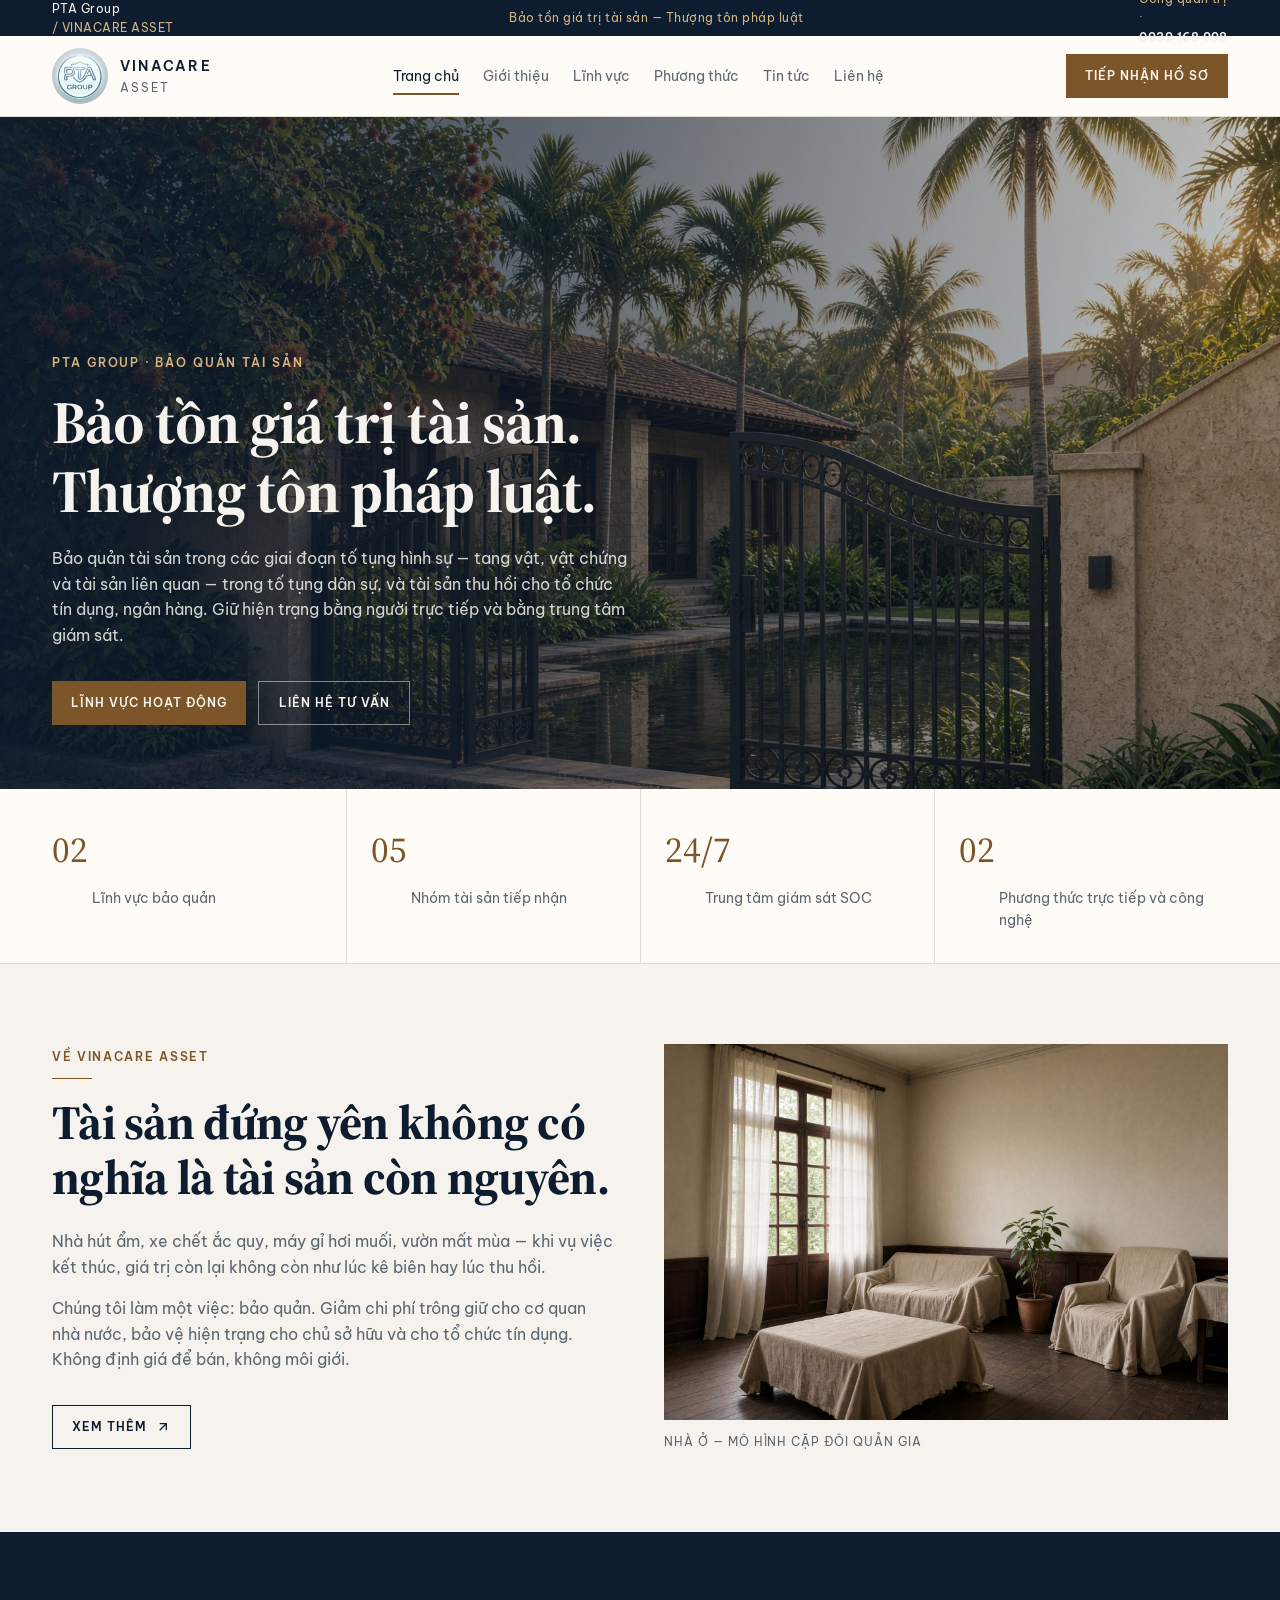
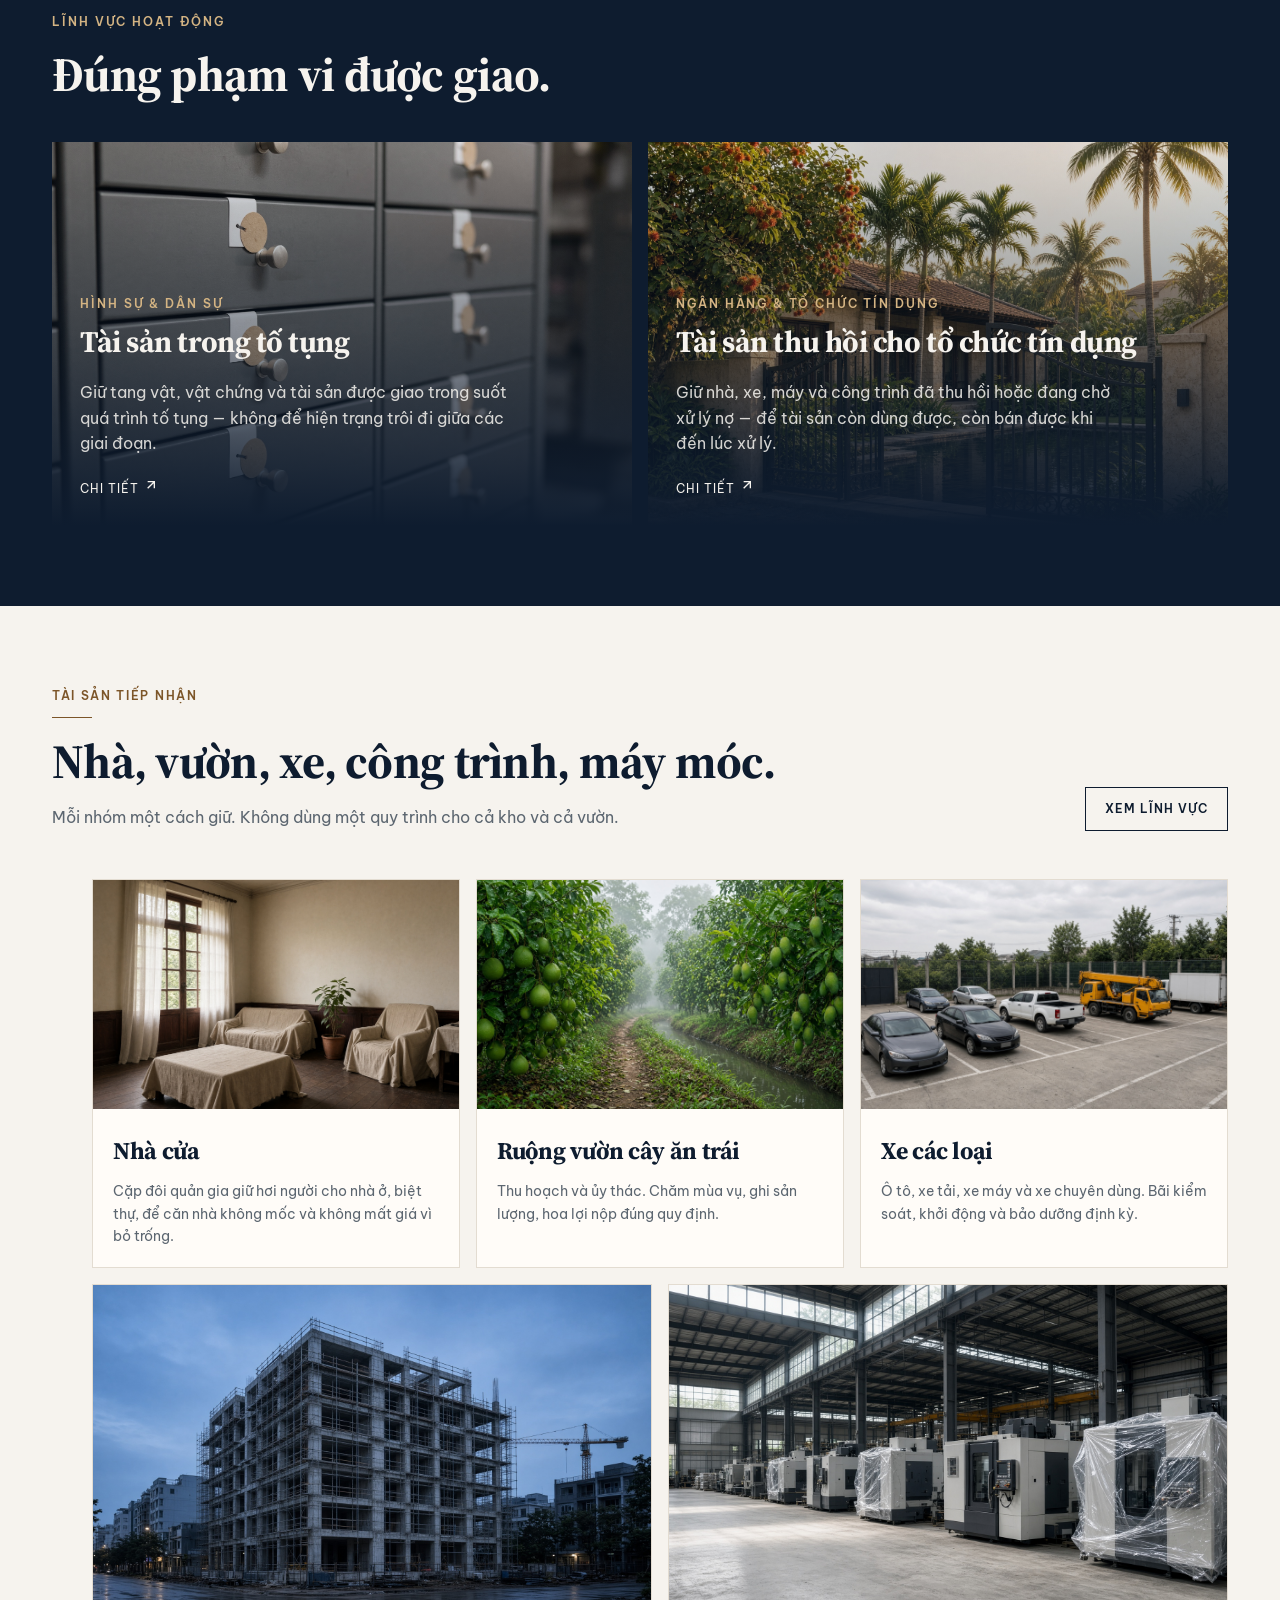
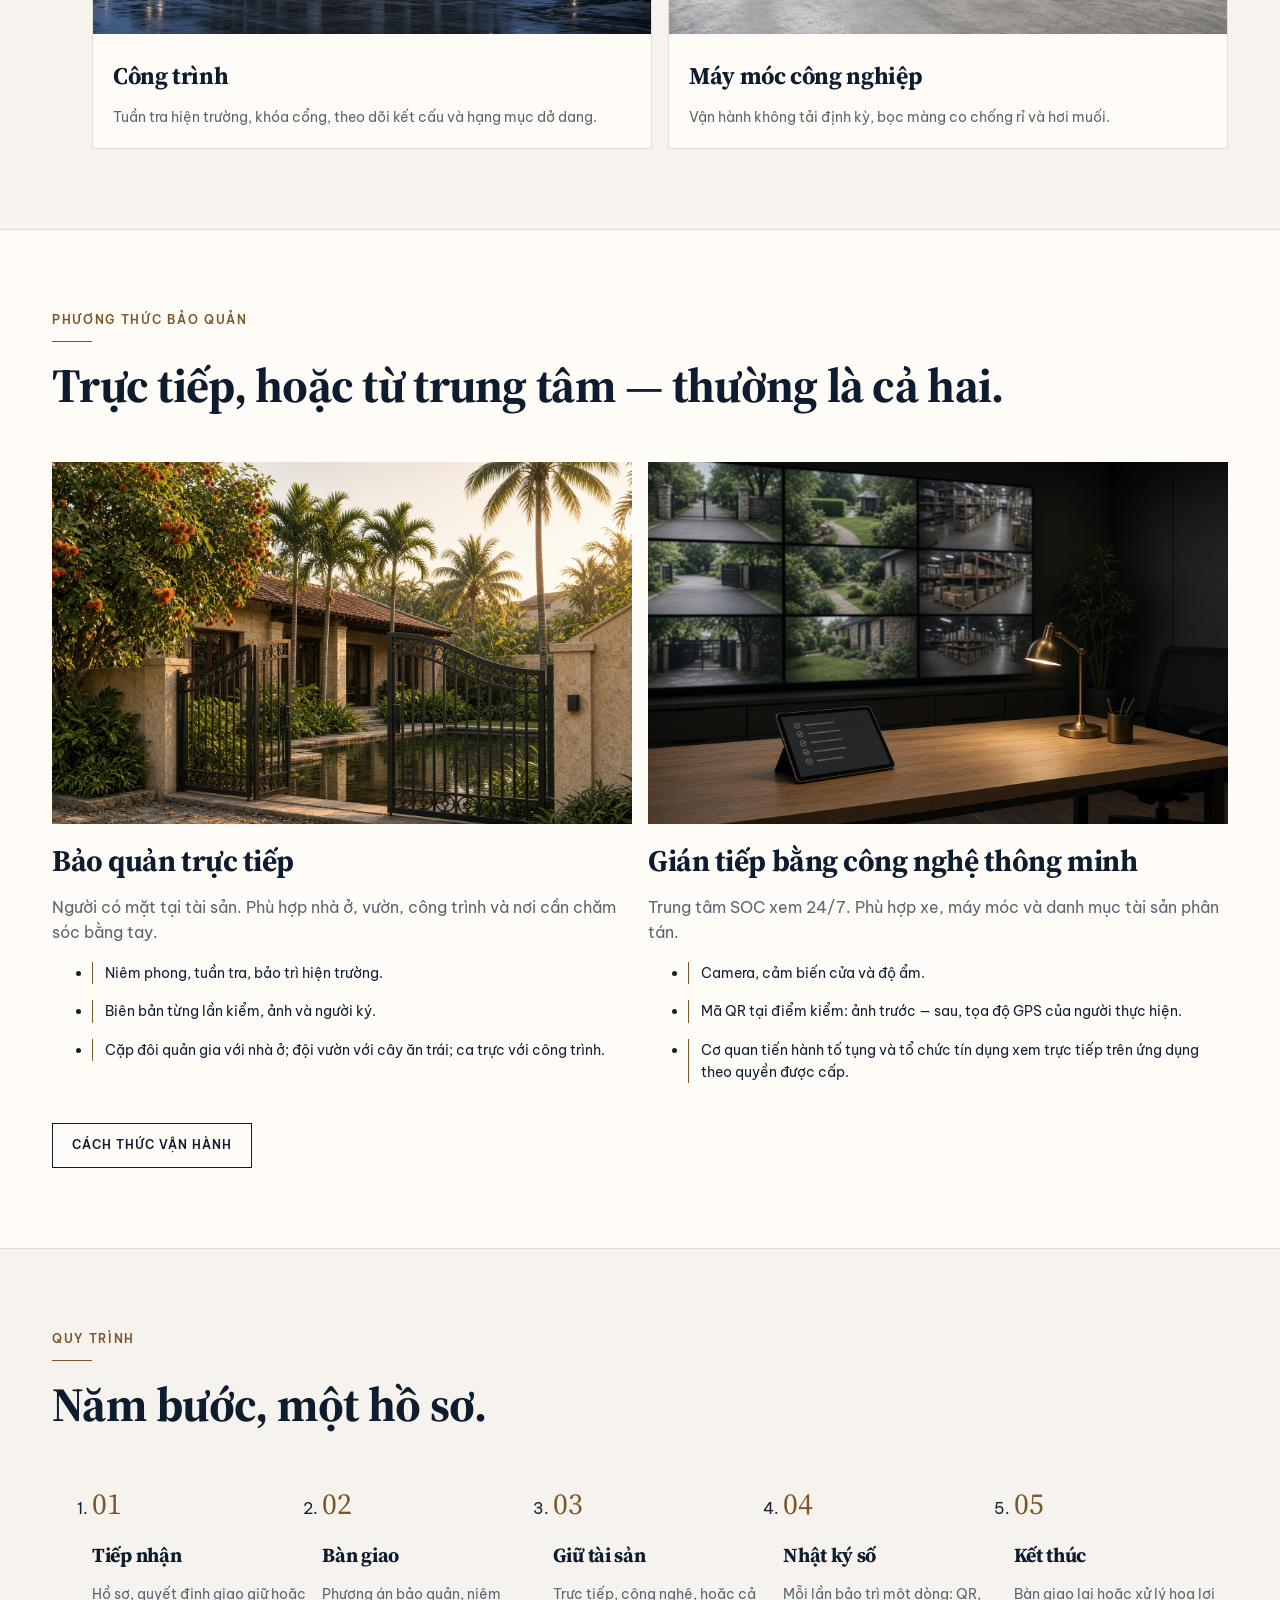
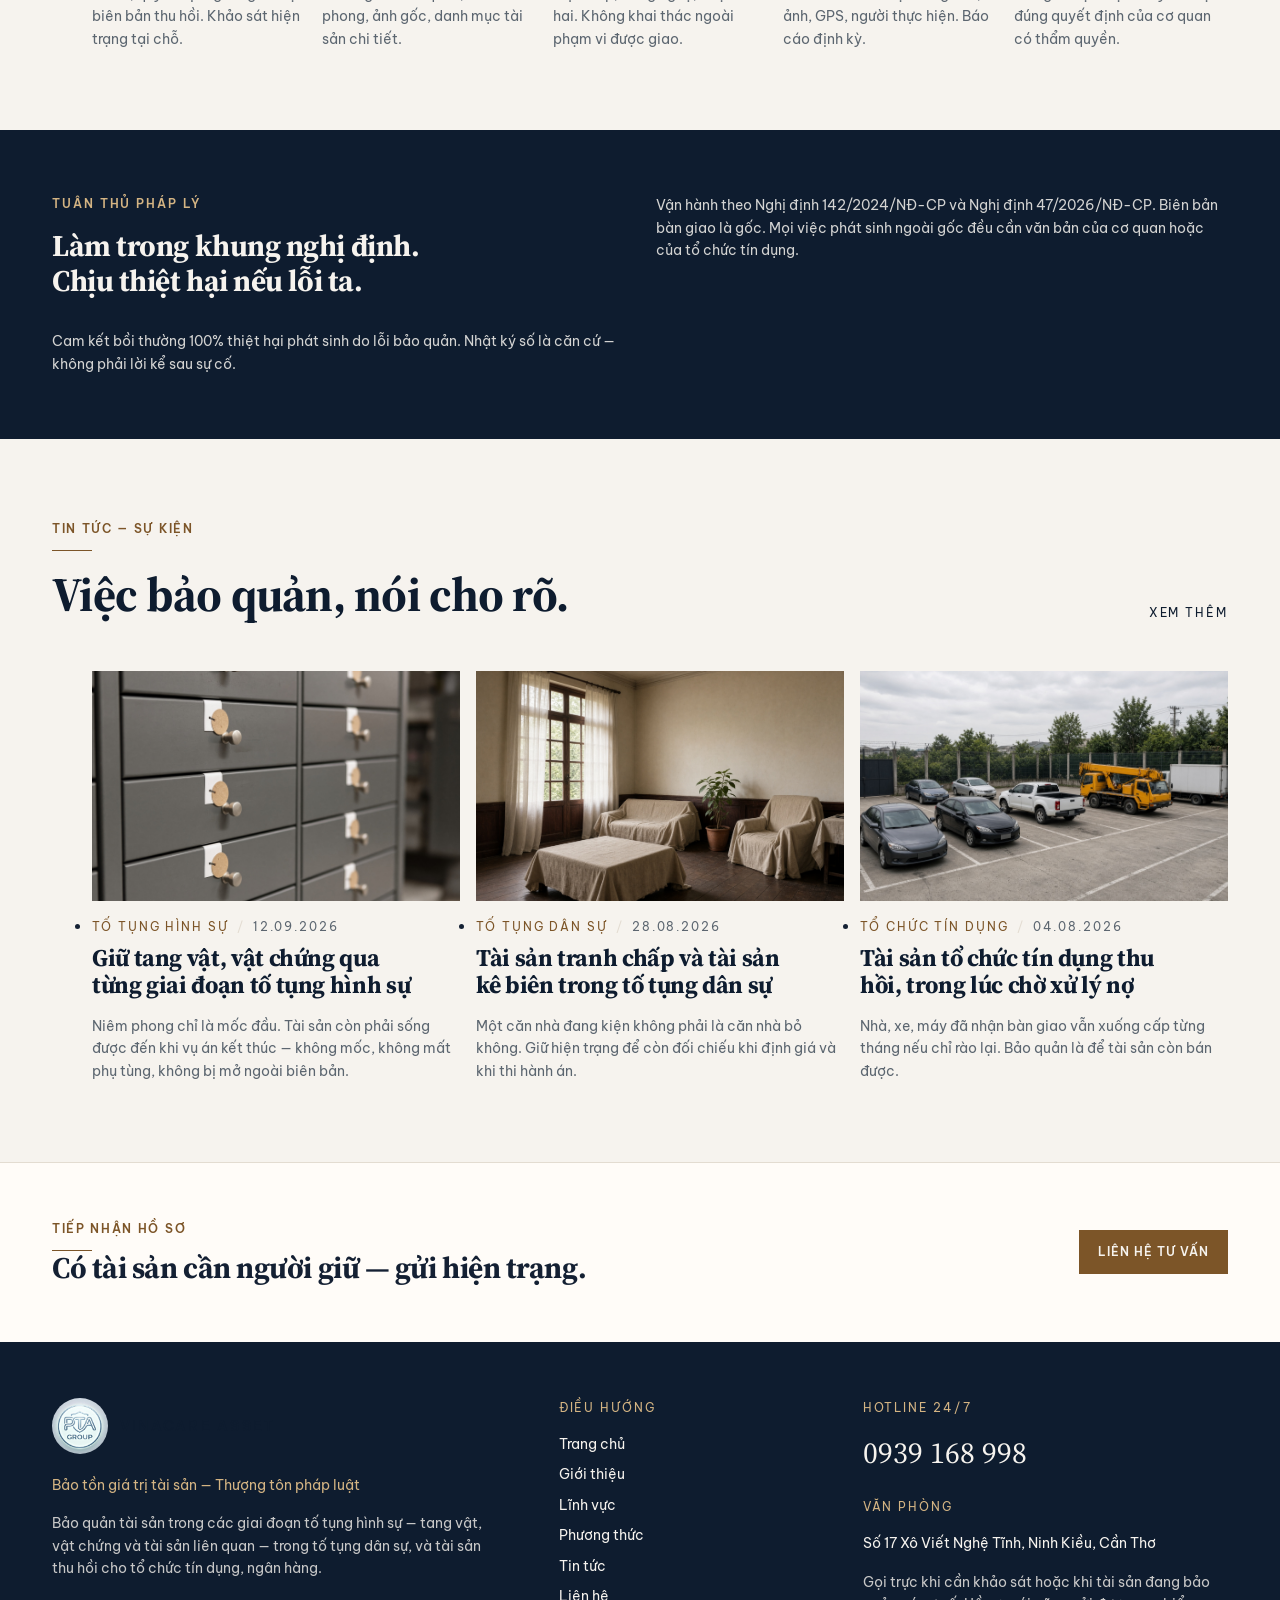
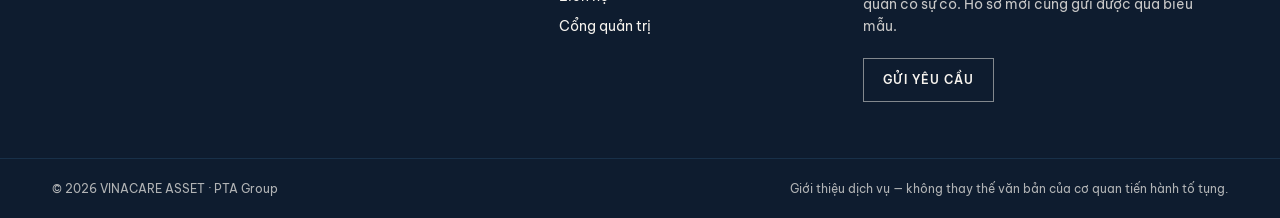
<file: index.html>
<!DOCTYPE html>
<html lang="vi">
<head>
  <meta charset="utf-8">
  <meta name="viewport" content="width=device-width, initial-scale=1">
  <title>VINACARE ASSET — Bảo quản tài sản</title>
  <meta name="description" content="VINACARE ASSET bảo quản tài sản trong tố tụng hình sự, tố tụng dân sự và tài sản thu hồi cho tổ chức tín dụng. Trực tiếp và bằng công nghệ thông minh.">
  <meta name="theme-color" content="#0e1c2f">
  <link rel="canonical" href="https://pta-group.github.io/baoquantaisan/">
  <meta property="og:title" content="VINACARE ASSET — Bảo quản tài sản">
  <meta property="og:description" content="VINACARE ASSET bảo quản tài sản trong tố tụng hình sự, tố tụng dân sự và tài sản thu hồi cho tổ chức tín dụng. Trực tiếp và bằng công nghệ thông minh.">
  <meta property="og:image" content="https://pta-group.github.io/baoquantaisan/og.jpg">
  <meta property="og:type" content="website">
  <link rel="icon" type="image/svg+xml" href="favicon.svg">
  <link rel="preconnect" href="https://fonts.googleapis.com">
  <link rel="preconnect" href="https://fonts.gstatic.com" crossorigin>
  <link rel="stylesheet" href="https://fonts.googleapis.com/css2?family=Be+Vietnam+Pro:ital,wght@0,400;0,500;0,600;0,700;1,400&family=Source+Serif+4:opsz,wght@8..60,500;8..60,600;8..60,700&display=swap">
  <link rel="stylesheet" href="css/site.css">
  
</head>
<body>
  <a class="sr-only" href="#content">Bỏ qua điều hướng</a>
  <header>
  <div class="site-top">
    <div class="wrap">
      <p>PTA Group<span class="tagline"> / VINACARE ASSET</span></p>
      <p class="tagline">Bảo tồn giá trị tài sản — Thượng tôn pháp luật</p>
      <p>
        <a class="admin-link" href="quanly.html">Cổng quản trị</a>
        <span class="tagline"> · </span>
        <a class="phone-link" href="tel:+84939168998">0939 168 998</a>
      </p>
    </div>
  </div>
  <div class="site-bar">
    <div class="wrap">
      <a class="brand" href="index.html">
        <img src="media/pta-logo.png" alt="Logo PTA Group">
        <span>
          <span class="brand-name">VINACARE</span>
          <span class="brand-sub">ASSET</span>
        </span>
      </a>
      <nav class="site-nav" aria-label="Chính">
            <a href="index.html" class="is-active">Trang chủ</a>
            <a href="gioi-thieu.html">Giới thiệu</a>
            <a href="linh-vuc.html">Lĩnh vực</a>
            <a href="phuong-thuc.html">Phương thức</a>
            <a href="tin-tuc.html">Tin tức</a>
            <a href="lien-he.html">Liên hệ</a>
      </nav>
      <div class="bar-actions">
        <a class="btn btn-brass cta-desktop" href="lien-he.html">Tiếp nhận hồ sơ</a>
        <button type="button" class="menu-btn" id="menu-btn" aria-expanded="false" aria-controls="mobile-menu">
          <span class="sr-only">Mở menu</span>
          <svg viewBox="0 0 24 24" fill="none" stroke="currentColor" stroke-width="2" aria-hidden="true"><path d="M4 6h16M4 12h16M4 18h16"/></svg>
        </button>
      </div>
    </div>
  </div>
  <div class="mobile-menu" id="mobile-menu">
    <nav class="wrap" aria-label="Di động">
            <a href="index.html" class="is-active">Trang chủ</a>
            <a href="gioi-thieu.html">Giới thiệu</a>
            <a href="linh-vuc.html">Lĩnh vực</a>
            <a href="phuong-thuc.html">Phương thức</a>
            <a href="tin-tuc.html">Tin tức</a>
            <a href="lien-he.html">Liên hệ</a>
      <a class="btn btn-brass" href="lien-he.html">Tiếp nhận hồ sơ</a>
    </nav>
  </div>
</header>
  <main id="content">
  
<section class="hero-frame">
  <img class="hero-media" src="media/hero.jpg" alt="Nhà ở có cổng và vườn, ánh chiều — hiện trạng được giữ">
  <div class="hero-shade"></div>
  <div class="wrap hero-copy">
    <p class="eyebrow">PTA Group · Bảo quản tài sản</p>
    <h1>Bảo tồn giá trị tài sản. Thượng tôn pháp luật.</h1>
    <p class="lede">Bảo quản tài sản trong các giai đoạn tố tụng hình sự — tang vật, vật chứng và tài sản liên quan — trong tố tụng dân sự, và tài sản thu hồi cho tổ chức tín dụng, ngân hàng. Giữ hiện trạng bằng người trực tiếp và bằng trung tâm giám sát.</p>
    <div class="hero-actions">
      <a class="btn btn-brass" href="linh-vuc.html">Lĩnh vực hoạt động</a>
      <a class="btn btn-ghost" href="lien-he.html">Liên hệ tư vấn</a>
    </div>
  </div>
</section>

<section class="stats">
  <dl class="wrap">
    <div><dt>02</dt><dd>Lĩnh vực bảo quản</dd></div>
    <div><dt>05</dt><dd>Nhóm tài sản tiếp nhận</dd></div>
    <div><dt>24/7</dt><dd>Trung tâm giám sát SOC</dd></div>
    <div><dt>02</dt><dd>Phương thức trực tiếp và công nghệ</dd></div>
  </dl>
</section>

<section id="mission" class="section">
  <div class="wrap split">
    <div>
      <p class="kicker">Về VINACARE ASSET</p>
      <h2>Tài sản đứng yên không có nghĩa là tài sản còn nguyên.</h2>
      <div class="stack muted mt-6">
        <p>Nhà hút ẩm, xe chết ắc quy, máy gỉ hơi muối, vườn mất mùa — khi vụ việc kết thúc, giá trị còn lại không còn như lúc kê biên hay lúc thu hồi.</p>
        <p>Chúng tôi làm một việc: bảo quản. Giảm chi phí trông giữ cho cơ quan nhà nước, bảo vệ hiện trạng cho chủ sở hữu và cho tổ chức tín dụng. Không định giá để bán, không môi giới.</p>
      </div>
      <a class="btn btn-line mt-8" href="gioi-thieu.html">Xem thêm <svg class="icon" viewBox="0 0 24 24" fill="none" stroke="currentColor" stroke-width="2" aria-hidden="true"><path d="M7 17 17 7M7 7h10v10"/></svg></a>
    </div>
    <figure>
      <img class="media media-32" src="media/interior.jpg" alt="Phòng khách được phủ vải, căn nhà đang được giữ hiện trạng">
      <figcaption class="caption">Nhà ở — mô hình cặp đôi quản gia</figcaption>
    </figure>
  </div>
</section>

<section id="services" class="section ink">
  <div class="wrap">
    <p class="eyebrow">Lĩnh vực hoạt động</p>
    <h2 class="mt-4" style="max-width:40rem">Đúng phạm vi được giao.</h2>
    <div class="field-grid mt-10">
      <a class="field-tile" href="linh-vuc.html#to-tung">
        <img src="media/evidence.jpg" alt="Tủ lưu trữ được niêm phong, ánh sáng tĩnh">
        <div class="shade"></div>
        <div class="copy">
          <p class="eyebrow">Hình sự & dân sự</p>
          <h3 style="font-size:1.875rem;margin-top:.75rem">Tài sản trong tố tụng</h3>
          <p class="lede" style="max-width:28rem">Giữ tang vật, vật chứng và tài sản được giao trong suốt quá trình tố tụng — không để hiện trạng trôi đi giữa các giai đoạn.</p>
          <span class="meta mt-5" style="color:var(--paper);letter-spacing:.08em">Chi tiết <svg class="icon" viewBox="0 0 24 24" fill="none" stroke="currentColor" stroke-width="2" aria-hidden="true"><path d="M7 17 17 7M7 7h10v10"/></svg></span>
        </div>
      </a>
      <a class="field-tile" href="linh-vuc.html#tin-dung">
        <img src="media/hero.jpg" alt="Nhà ở có cổng và vườn, tài sản cần giữ nguyên hiện trạng">
        <div class="shade"></div>
        <div class="copy">
          <p class="eyebrow">Ngân hàng & tổ chức tín dụng</p>
          <h3 style="font-size:1.875rem;margin-top:.75rem">Tài sản thu hồi cho tổ chức tín dụng</h3>
          <p class="lede" style="max-width:28rem">Giữ nhà, xe, máy và công trình đã thu hồi hoặc đang chờ xử lý nợ — để tài sản còn dùng được, còn bán được khi đến lúc xử lý.</p>
          <span class="meta mt-5" style="color:var(--paper);letter-spacing:.08em">Chi tiết <svg class="icon" viewBox="0 0 24 24" fill="none" stroke="currentColor" stroke-width="2" aria-hidden="true"><path d="M7 17 17 7M7 7h10v10"/></svg></span>
        </div>
      </a>
    </div>
  </div>
</section>

<section class="section">
  <div class="wrap">
    <div class="split-top">
      <div class="intro">
        <p class="kicker">Tài sản tiếp nhận</p>
        <h2>Nhà, vườn, xe, công trình, máy móc.</h2>
        <p class="muted mt-4">Mỗi nhóm một cách giữ. Không dùng một quy trình cho cả kho và cả vườn.</p>
      </div>
      <a class="btn btn-line" href="linh-vuc.html">Xem lĩnh vực</a>
    </div>
    <ul class="asset-grid mt-12">
      <li class="asset-card group">
        <div class="zoom-wrap"><img class="zoom media media-16" src="media/interior.jpg" alt="Phòng khách được phủ vải lanh, giữ hiện trạng căn nhà"></div>
        <div class="pad"><h3>Nhà cửa</h3><p class="muted mt-4" style="font-size:.875rem">Cặp đôi quản gia giữ hơi người cho nhà ở, biệt thự, để căn nhà không mốc và không mất giá vì bỏ trống.</p></div>
      </li>
      <li class="asset-card group">
        <div class="zoom-wrap"><img class="zoom media media-16" src="media/orchard.jpg" alt="Vườn cây ăn trái thẳng hàng trong sương sớm"></div>
        <div class="pad"><h3>Ruộng vườn cây ăn trái</h3><p class="muted mt-4" style="font-size:.875rem">Thu hoạch và ủy thác. Chăm mùa vụ, ghi sản lượng, hoa lợi nộp đúng quy định.</p></div>
      </li>
      <li class="asset-card group">
        <div class="zoom-wrap"><img class="zoom media media-16" src="media/vehicles.jpg" alt="Xe con, xe tải và xe chuyên dùng trong bãi có kiểm soát"></div>
        <div class="pad"><h3>Xe các loại</h3><p class="muted mt-4" style="font-size:.875rem">Ô tô, xe tải, xe máy và xe chuyên dùng. Bãi kiểm soát, khởi động và bảo dưỡng định kỳ.</p></div>
      </li>
      <li class="asset-card group">
        <div class="zoom-wrap"><img class="zoom media media-16" src="media/construction.jpg" alt="Công trình bê tông đang xây, mặt sân ướt lúc chạng vạng"></div>
        <div class="pad"><h3>Công trình</h3><p class="muted mt-4" style="font-size:.875rem">Tuần tra hiện trường, khóa cổng, theo dõi kết cấu và hạng mục dở dang.</p></div>
      </li>
      <li class="asset-card group">
        <div class="zoom-wrap"><img class="zoom media media-16" src="media/machinery.jpg" alt="Máy công nghiệp trong xưởng, một số được bọc màng bảo vệ"></div>
        <div class="pad"><h3>Máy móc công nghiệp</h3><p class="muted mt-4" style="font-size:.875rem">Vận hành không tải định kỳ, bọc màng co chống rỉ và hơi muối.</p></div>
      </li>
    </ul>
  </div>
</section>

<section id="tech" class="section lined card-bg">
  <div class="wrap">
    <div class="intro">
      <p class="kicker">Phương thức bảo quản</p>
      <h2>Trực tiếp, hoặc từ trung tâm — thường là cả hai.</h2>
    </div>
    <div class="method-grid mt-12">
      <article>
        <img class="media media-16" src="media/hero.jpg" alt="Căn nhà có cổng sắt và vườn, ánh chiều">
        <h3 class="mt-5" style="font-size:1.875rem;color:var(--ink)">Bảo quản trực tiếp</h3>
        <p class="muted mt-4">Người có mặt tại tài sản. Phù hợp nhà ở, vườn, công trình và nơi cần chăm sóc bằng tay.</p>
        <ul class="stack mt-4" style="font-size:.875rem">
          <li class="dash">Niêm phong, tuần tra, bảo trì hiện trường.</li>
          <li class="dash">Biên bản từng lần kiểm, ảnh và người ký.</li>
          <li class="dash">Cặp đôi quản gia với nhà ở; đội vườn với cây ăn trái; ca trực với công trình.</li>
        </ul>
      </article>
      <article id="soc">
        <img class="media media-16" src="media/soc.jpg" alt="Phòng giám sát với màn hình camera cổng và kho">
        <h3 class="mt-5" style="font-size:1.875rem;color:var(--ink)">Gián tiếp bằng công nghệ thông minh</h3>
        <p class="muted mt-4">Trung tâm SOC xem 24/7. Phù hợp xe, máy móc và danh mục tài sản phân tán.</p>
        <ul class="stack mt-4" style="font-size:.875rem">
          <li class="dash">Camera, cảm biến cửa và độ ẩm.</li>
          <li class="dash">Mã QR tại điểm kiểm: ảnh trước — sau, tọa độ GPS của người thực hiện.</li>
          <li class="dash">Cơ quan tiến hành tố tụng và tổ chức tín dụng xem trực tiếp trên ứng dụng theo quyền được cấp.</li>
        </ul>
      </article>
    </div>
    <a class="btn btn-line mt-10" href="phuong-thuc.html">Cách thức vận hành</a>
  </div>
</section>

<section class="section">
  <div class="wrap">
    <div class="intro"><p class="kicker">Quy trình</p><h2>Năm bước, một hồ sơ.</h2></div>
    <ol class="step-grid mt-12">
      <li><p class="num">01</p><h3 class="mt-4" style="font-size:1.25rem;color:var(--ink)">Tiếp nhận</h3><p class="muted mt-4" style="font-size:.875rem">Hồ sơ, quyết định giao giữ hoặc biên bản thu hồi. Khảo sát hiện trạng tại chỗ.</p></li>
      <li><p class="num">02</p><h3 class="mt-4" style="font-size:1.25rem;color:var(--ink)">Bàn giao</h3><p class="muted mt-4" style="font-size:.875rem">Phương án bảo quản, niêm phong, ảnh gốc, danh mục tài sản chi tiết.</p></li>
      <li><p class="num">03</p><h3 class="mt-4" style="font-size:1.25rem;color:var(--ink)">Giữ tài sản</h3><p class="muted mt-4" style="font-size:.875rem">Trực tiếp, công nghệ, hoặc cả hai. Không khai thác ngoài phạm vi được giao.</p></li>
      <li><p class="num">04</p><h3 class="mt-4" style="font-size:1.25rem;color:var(--ink)">Nhật ký số</h3><p class="muted mt-4" style="font-size:.875rem">Mỗi lần bảo trì một dòng: QR, ảnh, GPS, người thực hiện. Báo cáo định kỳ.</p></li>
      <li><p class="num">05</p><h3 class="mt-4" style="font-size:1.25rem;color:var(--ink)">Kết thúc</h3><p class="muted mt-4" style="font-size:.875rem">Bàn giao lại hoặc xử lý hoa lợi đúng quyết định của cơ quan có thẩm quyền.</p></li>
    </ol>
  </div>
</section>

<section class="section-tight ink">
  <div class="wrap legal-grid">
    <div>
      <p class="eyebrow">Tuân thủ pháp lý</p>
      <h2 class="mt-4" style="font-size:1.875rem">Làm trong khung nghị định. Chịu thiệt hại nếu lỗi ta.</h2>
    </div>
    <p style="font-size:.875rem;color:rgba(246,243,238,.85)">Vận hành theo Nghị định 142/2024/NĐ-CP và Nghị định 47/2026/NĐ-CP. Biên bản bàn giao là gốc. Mọi việc phát sinh ngoài gốc đều cần văn bản của cơ quan hoặc của tổ chức tín dụng.</p>
    <p style="font-size:.875rem;color:rgba(246,243,238,.85)">Cam kết bồi thường 100% thiệt hại phát sinh do lỗi bảo quản. Nhật ký số là căn cứ — không phải lời kể sau sự cố.</p>
  </div>
</section>

<section class="section">
  <div class="wrap">
    <div class="split-top">
      <div class="intro"><p class="kicker">Tin tức — sự kiện</p><h2>Việc bảo quản, nói cho rõ.</h2></div>
      <a href="tin-tuc.html" class="meta" style="color:var(--ink)">Xem thêm</a>
    </div>
    <ul class="news-grid mt-12">
      <li>
            <a class="group news-card" href="tin-tuc/tang-vat-vat-chung.html">
              <div class="zoom-wrap"><img class="zoom media media-16" src="media/evidence.jpg" alt="Tủ hồ sơ được niêm phong"></div>
              <p class="meta mt-4">Tố tụng hình sự<span class="sep">/</span><span class="muted">12.09.2026</span></p>
              <h3>Giữ tang vật, vật chứng qua từng giai đoạn tố tụng hình sự</h3>
              <p class="muted mt-4" style="font-size:.875rem">Niêm phong chỉ là mốc đầu. Tài sản còn phải sống được đến khi vụ án kết thúc — không mốc, không mất phụ tùng, không bị mở ngoài biên bản.</p>
            </a>
          </li><li>
            <a class="group news-card" href="tin-tuc/tai-san-to-tung-dan-su.html">
              <div class="zoom-wrap"><img class="zoom media media-16" src="media/interior.jpg" alt="Nội thất nhà được phủ kín, chờ giải quyết tranh chấp"></div>
              <p class="meta mt-4">Tố tụng dân sự<span class="sep">/</span><span class="muted">28.08.2026</span></p>
              <h3>Tài sản tranh chấp và tài sản kê biên trong tố tụng dân sự</h3>
              <p class="muted mt-4" style="font-size:.875rem">Một căn nhà đang kiện không phải là căn nhà bỏ không. Giữ hiện trạng để còn đối chiếu khi định giá và khi thi hành án.</p>
            </a>
          </li><li>
            <a class="group news-card" href="tin-tuc/tai-san-thu-hoi-ngan-hang.html">
              <div class="zoom-wrap"><img class="zoom media media-16" src="media/vehicles.jpg" alt="Bãi phương tiện thu giữ"></div>
              <p class="meta mt-4">Tổ chức tín dụng<span class="sep">/</span><span class="muted">04.08.2026</span></p>
              <h3>Tài sản tổ chức tín dụng thu hồi, trong lúc chờ xử lý nợ</h3>
              <p class="muted mt-4" style="font-size:.875rem">Nhà, xe, máy đã nhận bàn giao vẫn xuống cấp từng tháng nếu chỉ rào lại. Bảo quản là để tài sản còn bán được.</p>
            </a>
          </li>
    </ul>
  </div>
</section>

<section class="card-bg" style="border-top:1px solid var(--line)">
  <div class="wrap cta-row">
    <div>
      <p class="kicker">Tiếp nhận hồ sơ</p>
      <h2 style="font-size:1.875rem">Có tài sản cần người giữ — gửi hiện trạng.</h2>
    </div>
    <a class="btn btn-brass" href="lien-he.html">Liên hệ tư vấn</a>
  </div>
</section>

  </main>
  <footer class="site-footer">
  <div class="wrap footer-grid">
    <div class="foot-brand">
      <div class="brand">
        <img src="media/pta-logo.png" alt="">
        <p class="brand-name">VINACARE ASSET</p>
      </div>
      <p class="mt-5" style="color:var(--brass-light);max-width:24rem;font-size:.875rem">Bảo tồn giá trị tài sản — Thượng tôn pháp luật</p>
      <p class="mt-4 muted" style="color:rgba(246,243,238,.8);max-width:28rem;font-size:.875rem">Bảo quản tài sản trong các giai đoạn tố tụng hình sự — tang vật, vật chứng và tài sản liên quan — trong tố tụng dân sự, và tài sản thu hồi cho tổ chức tín dụng, ngân hàng.</p>
    </div>
    <div class="foot-nav-col">
      <p class="foot-label">Điều hướng</p>
      <div class="foot-nav">
            <a href="index.html">Trang chủ</a>
            <a href="gioi-thieu.html">Giới thiệu</a>
            <a href="linh-vuc.html">Lĩnh vực</a>
            <a href="phuong-thuc.html">Phương thức</a>
            <a href="tin-tuc.html">Tin tức</a>
            <a href="lien-he.html">Liên hệ</a>
        <a href="quanly.html">Cổng quản trị</a>
      </div>
    </div>
    <div class="foot-contact">
      <p class="foot-label">Hotline 24/7</p>
      <a class="hotline" href="tel:+84939168998">0939 168 998</a>
      <p class="foot-label mt-5">Văn phòng</p>
      <a class="mt-4" style="display:block;max-width:20rem;font-size:.875rem" href="https://www.google.com/maps/search/?api=1&query=S%E1%BB%91%2017%20X%C3%B4%20Vi%E1%BA%BFt%20Ngh%E1%BB%87%20T%C4%A9nh%2C%20Ninh%20Ki%E1%BB%81u%2C%20C%E1%BA%A7n%20Th%C6%A1">Số 17 Xô Viết Nghệ Tĩnh, Ninh Kiều, Cần Thơ</a>
      <p class="mt-4" style="font-size:.875rem;color:rgba(246,243,238,.8)">Gọi trực khi cần khảo sát hoặc khi tài sản đang bảo quản có sự cố. Hồ sơ mới cũng gửi được qua biểu mẫu.</p>
      <a class="btn btn-ghost mt-5" href="lien-he.html">Gửi yêu cầu</a>
    </div>
  </div>
  <div class="legal">
    <div class="wrap">
      <p>© 2026 VINACARE ASSET · PTA Group</p>
      <p>Giới thiệu dịch vụ — không thay thế văn bản của cơ quan tiến hành tố tụng.</p>
    </div>
  </div>
</footer>
  <script src="js/site.js"></script>
</body>
</html>
</file>
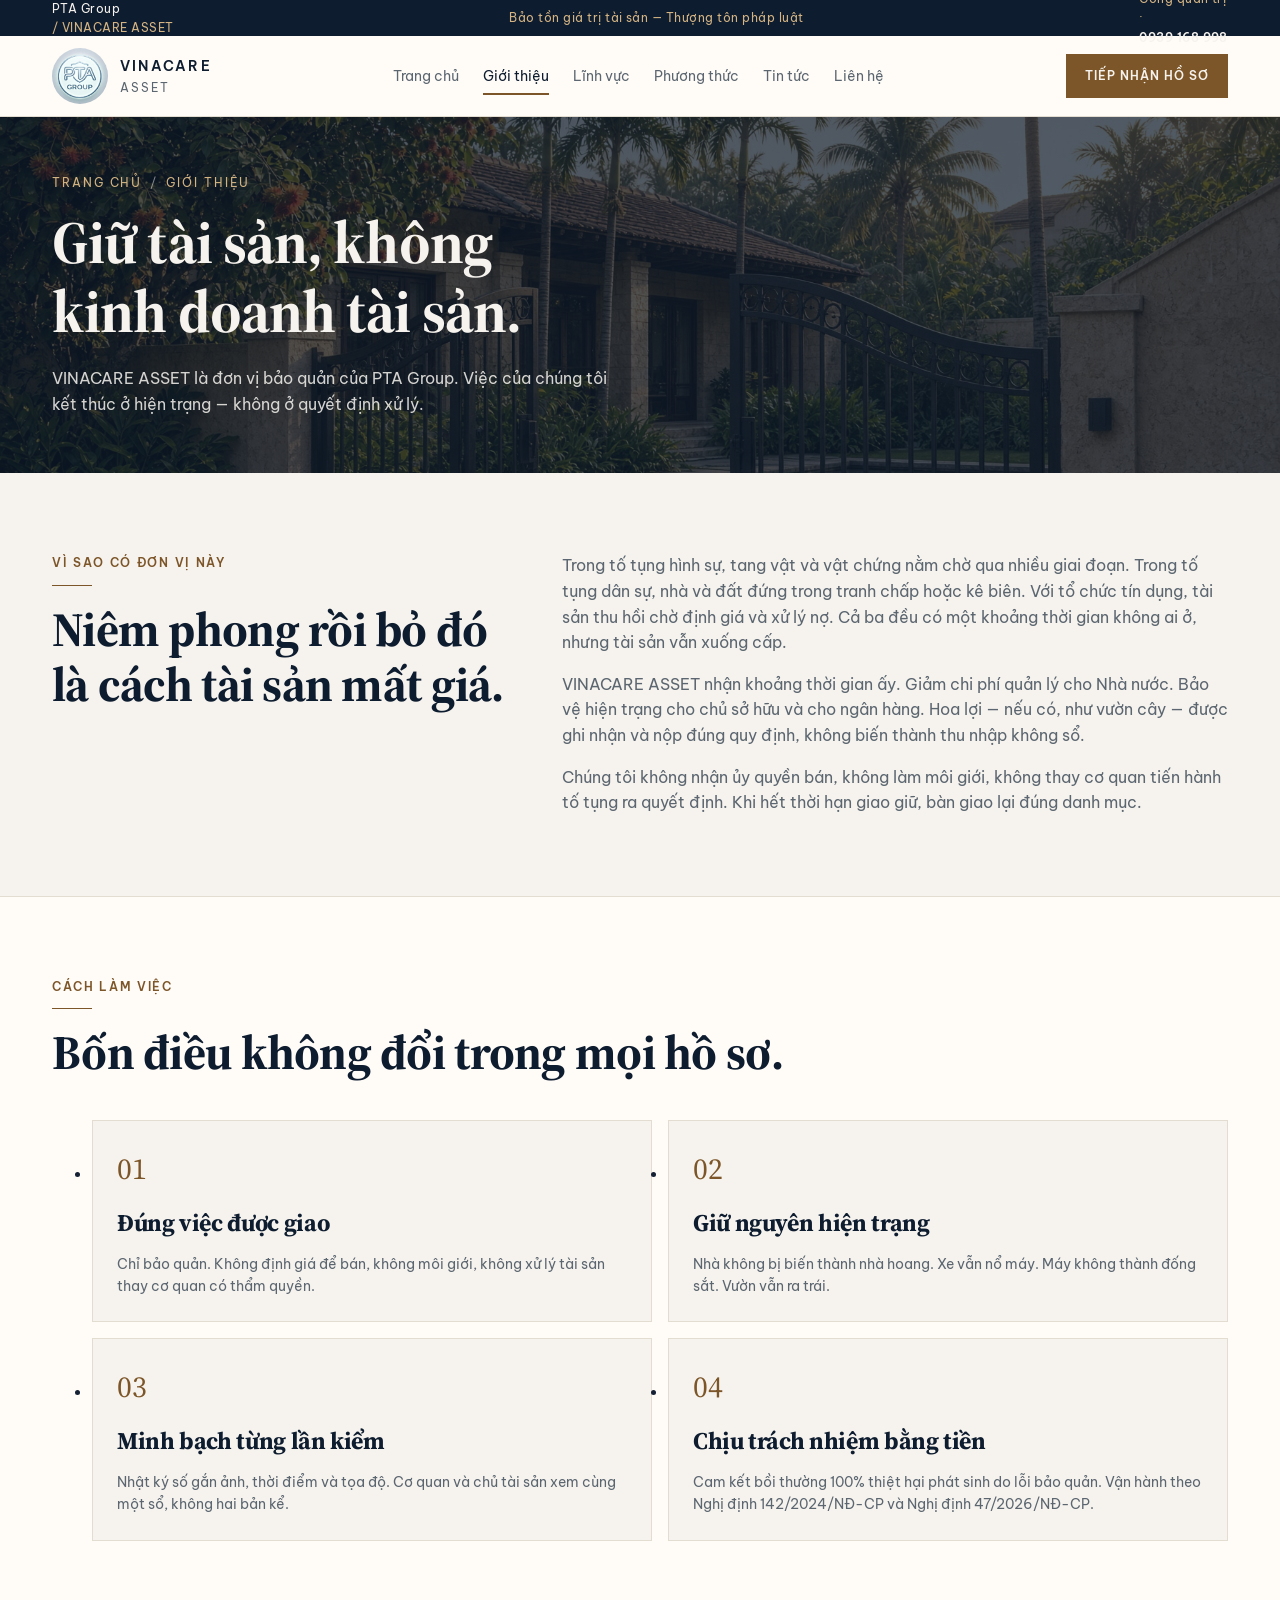
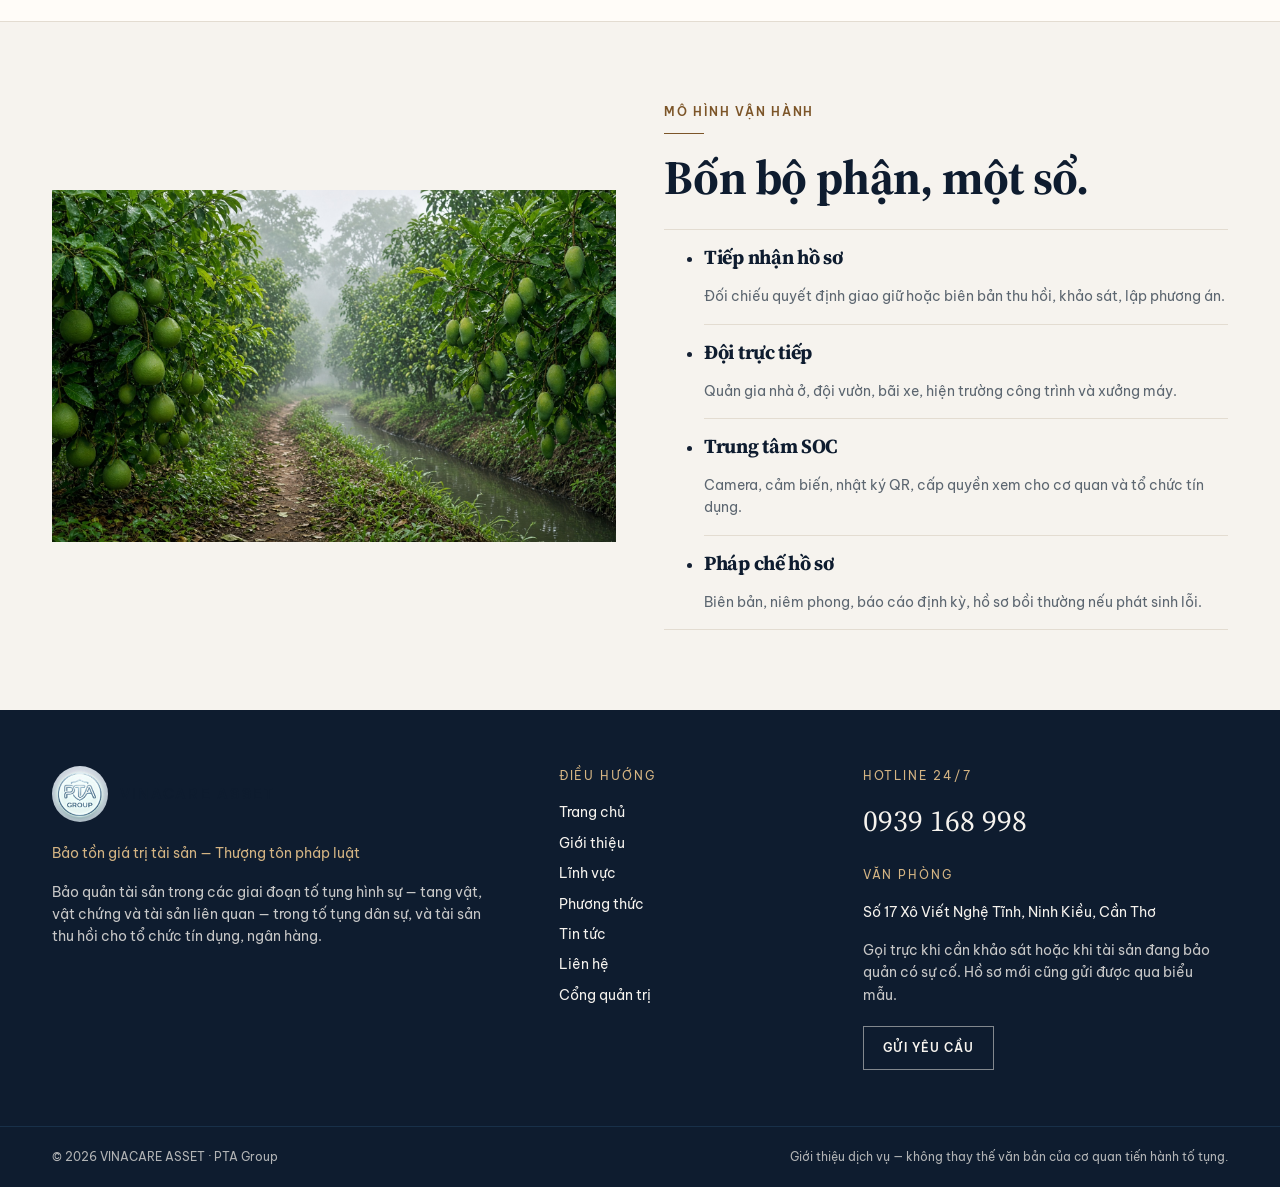
<file: gioi-thieu.html>
<!DOCTYPE html>
<html lang="vi">
<head>
  <meta charset="utf-8">
  <meta name="viewport" content="width=device-width, initial-scale=1">
  <title>Giới thiệu · VINACARE ASSET</title>
  <meta name="description" content="VINACARE ASSET bảo quản tài sản trong tố tụng hình sự, tố tụng dân sự và tài sản thu hồi cho tổ chức tín dụng. Trực tiếp và bằng công nghệ thông minh.">
  <meta name="theme-color" content="#0e1c2f">
  <link rel="canonical" href="https://pta-group.github.io/baoquantaisan/">
  <meta property="og:title" content="Giới thiệu · VINACARE ASSET">
  <meta property="og:description" content="VINACARE ASSET bảo quản tài sản trong tố tụng hình sự, tố tụng dân sự và tài sản thu hồi cho tổ chức tín dụng. Trực tiếp và bằng công nghệ thông minh.">
  <meta property="og:image" content="https://pta-group.github.io/baoquantaisan/og.jpg">
  <meta property="og:type" content="website">
  <link rel="icon" type="image/svg+xml" href="favicon.svg">
  <link rel="preconnect" href="https://fonts.googleapis.com">
  <link rel="preconnect" href="https://fonts.gstatic.com" crossorigin>
  <link rel="stylesheet" href="https://fonts.googleapis.com/css2?family=Be+Vietnam+Pro:ital,wght@0,400;0,500;0,600;0,700;1,400&family=Source+Serif+4:opsz,wght@8..60,500;8..60,600;8..60,700&display=swap">
  <link rel="stylesheet" href="css/site.css">
  
</head>
<body>
  <a class="sr-only" href="#content">Bỏ qua điều hướng</a>
  <header>
  <div class="site-top">
    <div class="wrap">
      <p>PTA Group<span class="tagline"> / VINACARE ASSET</span></p>
      <p class="tagline">Bảo tồn giá trị tài sản — Thượng tôn pháp luật</p>
      <p>
        <a class="admin-link" href="quanly.html">Cổng quản trị</a>
        <span class="tagline"> · </span>
        <a class="phone-link" href="tel:+84939168998">0939 168 998</a>
      </p>
    </div>
  </div>
  <div class="site-bar">
    <div class="wrap">
      <a class="brand" href="index.html">
        <img src="media/pta-logo.png" alt="Logo PTA Group">
        <span>
          <span class="brand-name">VINACARE</span>
          <span class="brand-sub">ASSET</span>
        </span>
      </a>
      <nav class="site-nav" aria-label="Chính">
            <a href="index.html">Trang chủ</a>
            <a href="gioi-thieu.html" class="is-active">Giới thiệu</a>
            <a href="linh-vuc.html">Lĩnh vực</a>
            <a href="phuong-thuc.html">Phương thức</a>
            <a href="tin-tuc.html">Tin tức</a>
            <a href="lien-he.html">Liên hệ</a>
      </nav>
      <div class="bar-actions">
        <a class="btn btn-brass cta-desktop" href="lien-he.html">Tiếp nhận hồ sơ</a>
        <button type="button" class="menu-btn" id="menu-btn" aria-expanded="false" aria-controls="mobile-menu">
          <span class="sr-only">Mở menu</span>
          <svg viewBox="0 0 24 24" fill="none" stroke="currentColor" stroke-width="2" aria-hidden="true"><path d="M4 6h16M4 12h16M4 18h16"/></svg>
        </button>
      </div>
    </div>
  </div>
  <div class="mobile-menu" id="mobile-menu">
    <nav class="wrap" aria-label="Di động">
            <a href="index.html">Trang chủ</a>
            <a href="gioi-thieu.html" class="is-active">Giới thiệu</a>
            <a href="linh-vuc.html">Lĩnh vực</a>
            <a href="phuong-thuc.html">Phương thức</a>
            <a href="tin-tuc.html">Tin tức</a>
            <a href="lien-he.html">Liên hệ</a>
      <a class="btn btn-brass" href="lien-he.html">Tiếp nhận hồ sơ</a>
    </nav>
  </div>
</header>
  <main id="content">
  <section class="page-hero">
  <img class="cover" src="media/hero.jpg" alt="Căn nhà và khu vườn được trông giữ">
  <div class="page-shade"></div>
  <div class="wrap">
    <p class="crumb"><a href="index.html">Trang chủ</a><span>/</span>Giới thiệu</p>
    <h1>Giữ tài sản, không kinh doanh tài sản.</h1>
    <p class="lede">VINACARE ASSET là đơn vị bảo quản của PTA Group. Việc của chúng tôi kết thúc ở hiện trạng — không ở quyết định xử lý.</p>
  </div>
</section>
<section class="section">
  <div class="wrap about-grid">
    <div class="about-copy">
      <p class="kicker">Vì sao có đơn vị này</p>
      <h2>Niêm phong rồi bỏ đó là cách tài sản mất giá.</h2>
    </div>
    <div class="about-body stack muted">
      <p>Trong tố tụng hình sự, tang vật và vật chứng nằm chờ qua nhiều giai đoạn. Trong tố tụng dân sự, nhà và đất đứng trong tranh chấp hoặc kê biên. Với tổ chức tín dụng, tài sản thu hồi chờ định giá và xử lý nợ. Cả ba đều có một khoảng thời gian không ai ở, nhưng tài sản vẫn xuống cấp.</p>
      <p>VINACARE ASSET nhận khoảng thời gian ấy. Giảm chi phí quản lý cho Nhà nước. Bảo vệ hiện trạng cho chủ sở hữu và cho ngân hàng. Hoa lợi — nếu có, như vườn cây — được ghi nhận và nộp đúng quy định, không biến thành thu nhập không sổ.</p>
      <p>Chúng tôi không nhận ủy quyền bán, không làm môi giới, không thay cơ quan tiến hành tố tụng ra quyết định. Khi hết thời hạn giao giữ, bàn giao lại đúng danh mục.</p>
    </div>
  </div>
</section>
<section class="section lined card-bg">
  <div class="wrap">
    <p class="kicker">Cách làm việc</p>
    <h2>Bốn điều không đổi trong mọi hồ sơ.</h2>
    <ul class="principle-grid mt-10">
      <li class="principle"><p class="num">01</p><h3 class="mt-4" style="font-size:1.5rem;color:var(--ink)">Đúng việc được giao</h3><p class="muted mt-4" style="font-size:.875rem">Chỉ bảo quản. Không định giá để bán, không môi giới, không xử lý tài sản thay cơ quan có thẩm quyền.</p></li>
      <li class="principle"><p class="num">02</p><h3 class="mt-4" style="font-size:1.5rem;color:var(--ink)">Giữ nguyên hiện trạng</h3><p class="muted mt-4" style="font-size:.875rem">Nhà không bị biến thành nhà hoang. Xe vẫn nổ máy. Máy không thành đống sắt. Vườn vẫn ra trái.</p></li>
      <li class="principle"><p class="num">03</p><h3 class="mt-4" style="font-size:1.5rem;color:var(--ink)">Minh bạch từng lần kiểm</h3><p class="muted mt-4" style="font-size:.875rem">Nhật ký số gắn ảnh, thời điểm và tọa độ. Cơ quan và chủ tài sản xem cùng một sổ, không hai bản kể.</p></li>
      <li class="principle"><p class="num">04</p><h3 class="mt-4" style="font-size:1.5rem;color:var(--ink)">Chịu trách nhiệm bằng tiền</h3><p class="muted mt-4" style="font-size:.875rem">Cam kết bồi thường 100% thiệt hại phát sinh do lỗi bảo quản. Vận hành theo Nghị định 142/2024/NĐ-CP và Nghị định 47/2026/NĐ-CP.</p></li>
    </ul>
  </div>
</section>
<section class="section">
  <div class="wrap split">
    <img class="media media-16" src="media/orchard.jpg" alt="Vườn cây ăn trái được chăm theo mùa">
    <div>
      <p class="kicker">Mô hình vận hành</p>
      <h2>Bốn bộ phận, một sổ.</h2>
      <ul class="ops mt-6">
        <li><h3 style="font-size:1.25rem;color:var(--ink)">Tiếp nhận hồ sơ</h3><p class="muted mt-4" style="font-size:.875rem">Đối chiếu quyết định giao giữ hoặc biên bản thu hồi, khảo sát, lập phương án.</p></li>
        <li><h3 style="font-size:1.25rem;color:var(--ink)">Đội trực tiếp</h3><p class="muted mt-4" style="font-size:.875rem">Quản gia nhà ở, đội vườn, bãi xe, hiện trường công trình và xưởng máy.</p></li>
        <li><h3 style="font-size:1.25rem;color:var(--ink)">Trung tâm SOC</h3><p class="muted mt-4" style="font-size:.875rem">Camera, cảm biến, nhật ký QR, cấp quyền xem cho cơ quan và tổ chức tín dụng.</p></li>
        <li><h3 style="font-size:1.25rem;color:var(--ink)">Pháp chế hồ sơ</h3><p class="muted mt-4" style="font-size:.875rem">Biên bản, niêm phong, báo cáo định kỳ, hồ sơ bồi thường nếu phát sinh lỗi.</p></li>
      </ul>
    </div>
  </div>
</section>

  </main>
  <footer class="site-footer">
  <div class="wrap footer-grid">
    <div class="foot-brand">
      <div class="brand">
        <img src="media/pta-logo.png" alt="">
        <p class="brand-name">VINACARE ASSET</p>
      </div>
      <p class="mt-5" style="color:var(--brass-light);max-width:24rem;font-size:.875rem">Bảo tồn giá trị tài sản — Thượng tôn pháp luật</p>
      <p class="mt-4 muted" style="color:rgba(246,243,238,.8);max-width:28rem;font-size:.875rem">Bảo quản tài sản trong các giai đoạn tố tụng hình sự — tang vật, vật chứng và tài sản liên quan — trong tố tụng dân sự, và tài sản thu hồi cho tổ chức tín dụng, ngân hàng.</p>
    </div>
    <div class="foot-nav-col">
      <p class="foot-label">Điều hướng</p>
      <div class="foot-nav">
            <a href="index.html">Trang chủ</a>
            <a href="gioi-thieu.html">Giới thiệu</a>
            <a href="linh-vuc.html">Lĩnh vực</a>
            <a href="phuong-thuc.html">Phương thức</a>
            <a href="tin-tuc.html">Tin tức</a>
            <a href="lien-he.html">Liên hệ</a>
        <a href="quanly.html">Cổng quản trị</a>
      </div>
    </div>
    <div class="foot-contact">
      <p class="foot-label">Hotline 24/7</p>
      <a class="hotline" href="tel:+84939168998">0939 168 998</a>
      <p class="foot-label mt-5">Văn phòng</p>
      <a class="mt-4" style="display:block;max-width:20rem;font-size:.875rem" href="https://www.google.com/maps/search/?api=1&query=S%E1%BB%91%2017%20X%C3%B4%20Vi%E1%BA%BFt%20Ngh%E1%BB%87%20T%C4%A9nh%2C%20Ninh%20Ki%E1%BB%81u%2C%20C%E1%BA%A7n%20Th%C6%A1">Số 17 Xô Viết Nghệ Tĩnh, Ninh Kiều, Cần Thơ</a>
      <p class="mt-4" style="font-size:.875rem;color:rgba(246,243,238,.8)">Gọi trực khi cần khảo sát hoặc khi tài sản đang bảo quản có sự cố. Hồ sơ mới cũng gửi được qua biểu mẫu.</p>
      <a class="btn btn-ghost mt-5" href="lien-he.html">Gửi yêu cầu</a>
    </div>
  </div>
  <div class="legal">
    <div class="wrap">
      <p>© 2026 VINACARE ASSET · PTA Group</p>
      <p>Giới thiệu dịch vụ — không thay thế văn bản của cơ quan tiến hành tố tụng.</p>
    </div>
  </div>
</footer>
  <script src="js/site.js"></script>
</body>
</html>
</file>
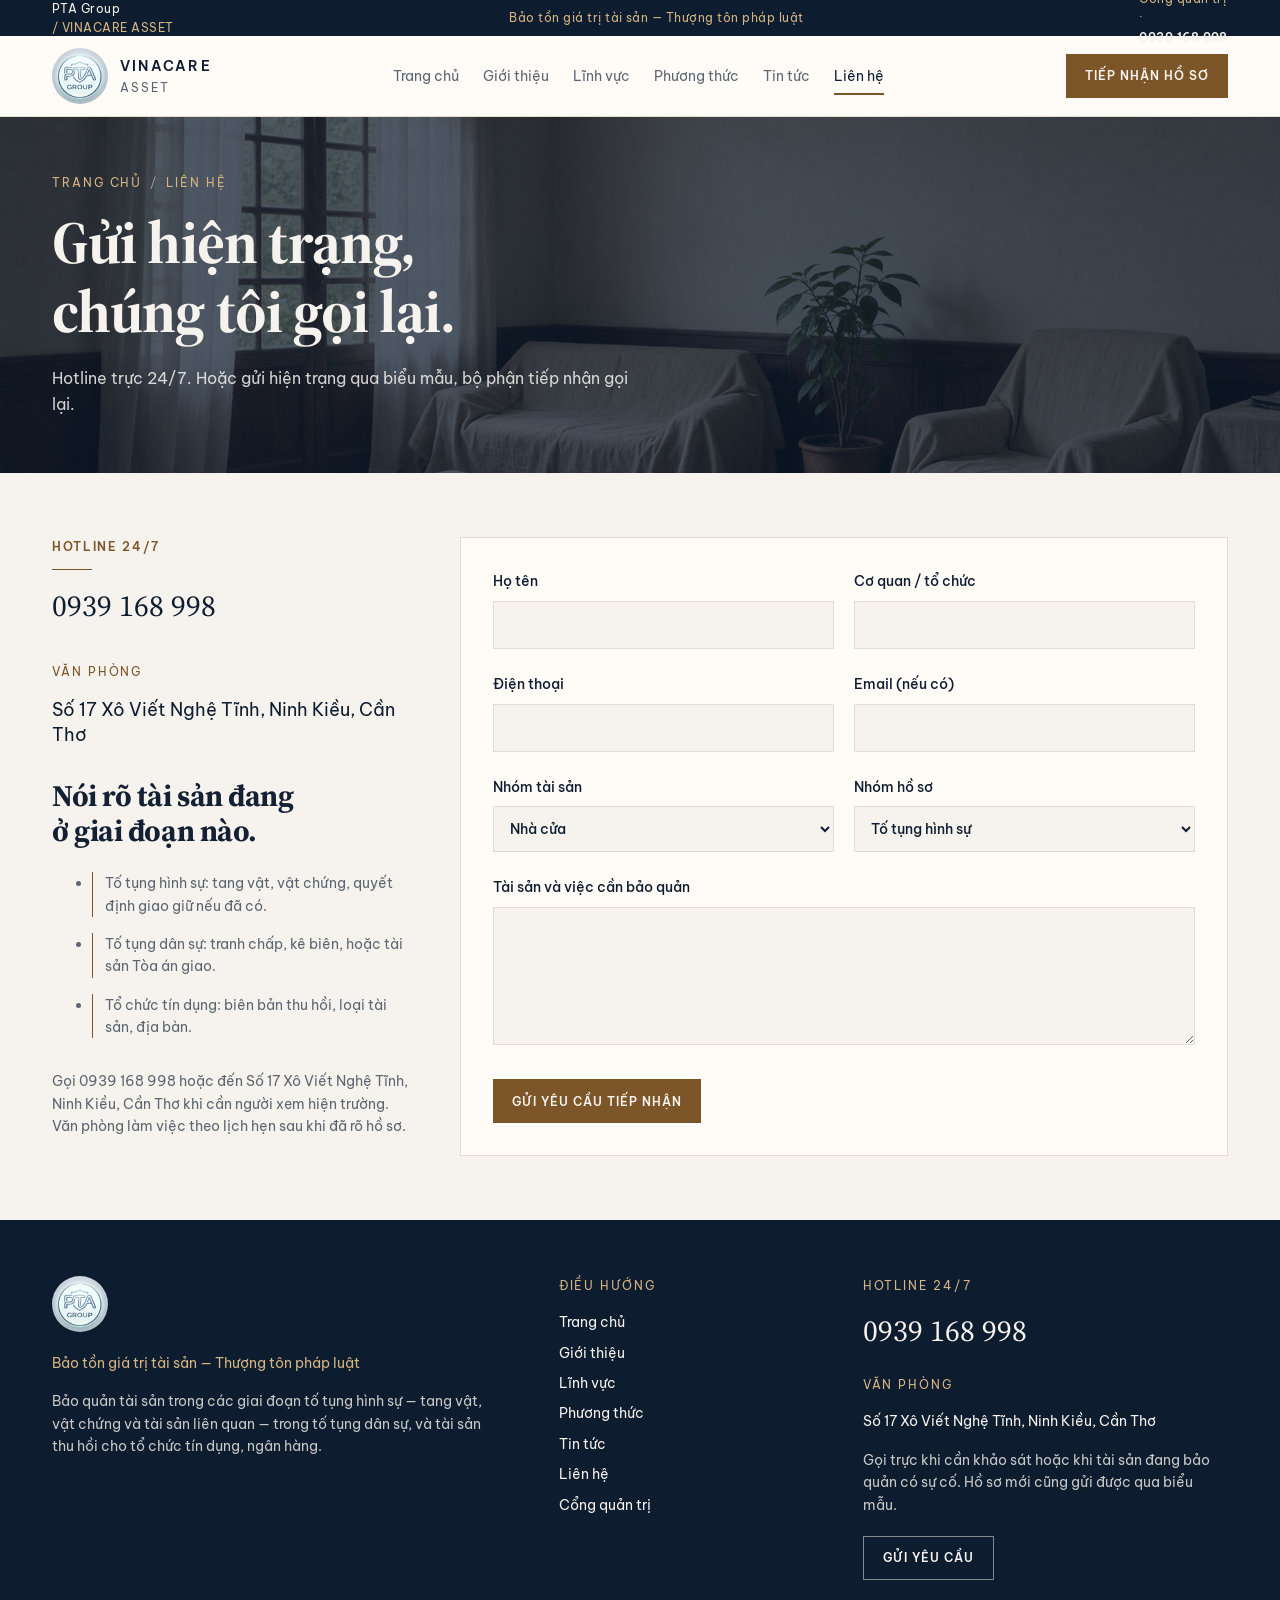
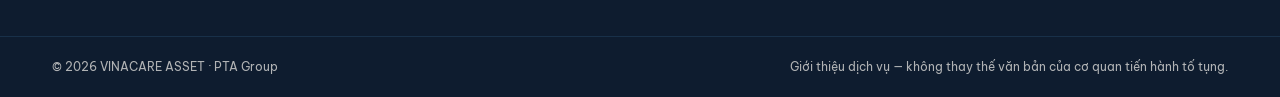
<file: lien-he.html>
<!DOCTYPE html>
<html lang="vi">
<head>
  <meta charset="utf-8">
  <meta name="viewport" content="width=device-width, initial-scale=1">
  <title>Liên hệ · VINACARE ASSET</title>
  <meta name="description" content="VINACARE ASSET bảo quản tài sản trong tố tụng hình sự, tố tụng dân sự và tài sản thu hồi cho tổ chức tín dụng. Trực tiếp và bằng công nghệ thông minh.">
  <meta name="theme-color" content="#0e1c2f">
  <link rel="canonical" href="https://pta-group.github.io/baoquantaisan/">
  <meta property="og:title" content="Liên hệ · VINACARE ASSET">
  <meta property="og:description" content="VINACARE ASSET bảo quản tài sản trong tố tụng hình sự, tố tụng dân sự và tài sản thu hồi cho tổ chức tín dụng. Trực tiếp và bằng công nghệ thông minh.">
  <meta property="og:image" content="https://pta-group.github.io/baoquantaisan/og.jpg">
  <meta property="og:type" content="website">
  <link rel="icon" type="image/svg+xml" href="favicon.svg">
  <link rel="preconnect" href="https://fonts.googleapis.com">
  <link rel="preconnect" href="https://fonts.gstatic.com" crossorigin>
  <link rel="stylesheet" href="https://fonts.googleapis.com/css2?family=Be+Vietnam+Pro:ital,wght@0,400;0,500;0,600;0,700;1,400&family=Source+Serif+4:opsz,wght@8..60,500;8..60,600;8..60,700&display=swap">
  <link rel="stylesheet" href="css/site.css">
  
</head>
<body>
  <a class="sr-only" href="#content">Bỏ qua điều hướng</a>
  <header>
  <div class="site-top">
    <div class="wrap">
      <p>PTA Group<span class="tagline"> / VINACARE ASSET</span></p>
      <p class="tagline">Bảo tồn giá trị tài sản — Thượng tôn pháp luật</p>
      <p>
        <a class="admin-link" href="quanly.html">Cổng quản trị</a>
        <span class="tagline"> · </span>
        <a class="phone-link" href="tel:+84939168998">0939 168 998</a>
      </p>
    </div>
  </div>
  <div class="site-bar">
    <div class="wrap">
      <a class="brand" href="index.html">
        <img src="media/pta-logo.png" alt="Logo PTA Group">
        <span>
          <span class="brand-name">VINACARE</span>
          <span class="brand-sub">ASSET</span>
        </span>
      </a>
      <nav class="site-nav" aria-label="Chính">
            <a href="index.html">Trang chủ</a>
            <a href="gioi-thieu.html">Giới thiệu</a>
            <a href="linh-vuc.html">Lĩnh vực</a>
            <a href="phuong-thuc.html">Phương thức</a>
            <a href="tin-tuc.html">Tin tức</a>
            <a href="lien-he.html" class="is-active">Liên hệ</a>
      </nav>
      <div class="bar-actions">
        <a class="btn btn-brass cta-desktop" href="lien-he.html">Tiếp nhận hồ sơ</a>
        <button type="button" class="menu-btn" id="menu-btn" aria-expanded="false" aria-controls="mobile-menu">
          <span class="sr-only">Mở menu</span>
          <svg viewBox="0 0 24 24" fill="none" stroke="currentColor" stroke-width="2" aria-hidden="true"><path d="M4 6h16M4 12h16M4 18h16"/></svg>
        </button>
      </div>
    </div>
  </div>
  <div class="mobile-menu" id="mobile-menu">
    <nav class="wrap" aria-label="Di động">
            <a href="index.html">Trang chủ</a>
            <a href="gioi-thieu.html">Giới thiệu</a>
            <a href="linh-vuc.html">Lĩnh vực</a>
            <a href="phuong-thuc.html">Phương thức</a>
            <a href="tin-tuc.html">Tin tức</a>
            <a href="lien-he.html" class="is-active">Liên hệ</a>
      <a class="btn btn-brass" href="lien-he.html">Tiếp nhận hồ sơ</a>
    </nav>
  </div>
</header>
  <main id="content">
  <section class="page-hero">
  <img class="cover" src="media/interior.jpg" alt="Không gian nhà đang được giữ, ánh sáng ban ngày">
  <div class="page-shade"></div>
  <div class="wrap">
    <p class="crumb"><a href="index.html">Trang chủ</a><span>/</span>Liên hệ</p>
    <h1>Gửi hiện trạng, chúng tôi gọi lại.</h1>
    <p class="lede">Hotline trực 24/7. Hoặc gửi hiện trạng qua biểu mẫu, bộ phận tiếp nhận gọi lại.</p>
  </div>
</section>
<section class="section-tight">
  <div class="wrap contact-grid">
    <div class="contact-side">
      <p class="kicker">Hotline 24/7</p>
      <a href="tel:+84939168998" class="hotline" style="color:var(--ink)">0939 168 998</a>
      <p class="meta mt-8">Văn phòng</p>
      <a class="mt-4" style="display:block;font-size:1.125rem;line-height:1.4;color:var(--ink)" href="https://www.google.com/maps/search/?api=1&query=S%E1%BB%91%2017%20X%C3%B4%20Vi%E1%BA%BFt%20Ngh%E1%BB%87%20T%C4%A9nh%2C%20Ninh%20Ki%E1%BB%81u%2C%20C%E1%BA%A7n%20Th%C6%A1">Số 17 Xô Viết Nghệ Tĩnh, Ninh Kiều, Cần Thơ</a>
      <h2 class="mt-8" style="font-size:1.875rem">Nói rõ tài sản đang ở giai đoạn nào.</h2>
      <ul class="stack mt-6 muted" style="font-size:.875rem">
        <li class="dash muted">Tố tụng hình sự: tang vật, vật chứng, quyết định giao giữ nếu đã có.</li>
        <li class="dash muted">Tố tụng dân sự: tranh chấp, kê biên, hoặc tài sản Tòa án giao.</li>
        <li class="dash muted">Tổ chức tín dụng: biên bản thu hồi, loại tài sản, địa bàn.</li>
      </ul>
      <p class="muted mt-8" style="font-size:.875rem">Gọi 0939 168 998 hoặc đến Số 17 Xô Viết Nghệ Tĩnh, Ninh Kiều, Cần Thơ khi cần người xem hiện trường. Văn phòng làm việc theo lịch hẹn sau khi đã rõ hồ sơ.</p>
    </div>
    <div class="contact-form">
      <div id="contact-success" class="form-card" hidden>
        <p class="kicker">Đã ghi nhận</p>
        <h2 class="mt-4">Hồ sơ của bạn đã vào sổ tiếp nhận.</h2>
        <p class="muted mt-4">Mã theo dõi <strong id="ref-code"></strong>. Bộ phận trực gọi lại trong giờ hành chính. Cần người đến ngay, gọi <a href="tel:+84939168998"><strong>0939 168 998</strong></a>.</p>
        <button type="button" class="btn btn-line mt-6" id="contact-reset">Gửi hồ sơ khác</button>
      </div>
      <form id="contact-form" class="form-card" novalidate>
        <div class="form-grid">
          <label class="field">Họ tên
            <input id="name" name="name" autocomplete="name" required>
            <span class="field-error" id="name-error" hidden></span>
          </label>
          <label class="field">Cơ quan / tổ chức
            <input id="org" name="org" autocomplete="organization" required>
            <span class="field-error" id="org-error" hidden></span>
          </label>
          <label class="field">Điện thoại
            <input id="phone" name="phone" autocomplete="tel" inputmode="tel" required>
            <span class="field-error" id="phone-error" hidden></span>
          </label>
          <label class="field">Email (nếu có)
            <input id="email" name="email" autocomplete="email" inputmode="email">
          </label>
          <label class="field">Nhóm tài sản
            <select id="asset" name="asset">
              <option>Nhà cửa</option>
              <option>Ruộng vườn cây ăn trái</option>
              <option>Xe các loại</option>
              <option>Công trình</option>
              <option>Máy móc công nghiệp</option>
            </select>
          </label>
          <label class="field">Nhóm hồ sơ
            <select id="stage" name="stage">
              <option>Tố tụng hình sự</option>
              <option>Tố tụng dân sự</option>
              <option>Tài sản thu hồi — tổ chức tín dụng</option>
              <option>Khác</option>
            </select>
            <span class="field-error" id="stage-error" hidden></span>
          </label>
        </div>
        <div class="mt-5">
          <label class="field">Tài sản và việc cần bảo quản
            <textarea id="message" name="message" rows="5" required></textarea>
            <span class="field-error" id="message-error" hidden></span>
          </label>
        </div>
        <button type="submit" class="btn btn-brass mt-6">Gửi yêu cầu tiếp nhận</button>
      </form>
    </div>
  </div>
</section>

  </main>
  <footer class="site-footer">
  <div class="wrap footer-grid">
    <div class="foot-brand">
      <div class="brand">
        <img src="media/pta-logo.png" alt="">
        <p class="brand-name">VINACARE ASSET</p>
      </div>
      <p class="mt-5" style="color:var(--brass-light);max-width:24rem;font-size:.875rem">Bảo tồn giá trị tài sản — Thượng tôn pháp luật</p>
      <p class="mt-4 muted" style="color:rgba(246,243,238,.8);max-width:28rem;font-size:.875rem">Bảo quản tài sản trong các giai đoạn tố tụng hình sự — tang vật, vật chứng và tài sản liên quan — trong tố tụng dân sự, và tài sản thu hồi cho tổ chức tín dụng, ngân hàng.</p>
    </div>
    <div class="foot-nav-col">
      <p class="foot-label">Điều hướng</p>
      <div class="foot-nav">
            <a href="index.html">Trang chủ</a>
            <a href="gioi-thieu.html">Giới thiệu</a>
            <a href="linh-vuc.html">Lĩnh vực</a>
            <a href="phuong-thuc.html">Phương thức</a>
            <a href="tin-tuc.html">Tin tức</a>
            <a href="lien-he.html">Liên hệ</a>
        <a href="quanly.html">Cổng quản trị</a>
      </div>
    </div>
    <div class="foot-contact">
      <p class="foot-label">Hotline 24/7</p>
      <a class="hotline" href="tel:+84939168998">0939 168 998</a>
      <p class="foot-label mt-5">Văn phòng</p>
      <a class="mt-4" style="display:block;max-width:20rem;font-size:.875rem" href="https://www.google.com/maps/search/?api=1&query=S%E1%BB%91%2017%20X%C3%B4%20Vi%E1%BA%BFt%20Ngh%E1%BB%87%20T%C4%A9nh%2C%20Ninh%20Ki%E1%BB%81u%2C%20C%E1%BA%A7n%20Th%C6%A1">Số 17 Xô Viết Nghệ Tĩnh, Ninh Kiều, Cần Thơ</a>
      <p class="mt-4" style="font-size:.875rem;color:rgba(246,243,238,.8)">Gọi trực khi cần khảo sát hoặc khi tài sản đang bảo quản có sự cố. Hồ sơ mới cũng gửi được qua biểu mẫu.</p>
      <a class="btn btn-ghost mt-5" href="lien-he.html">Gửi yêu cầu</a>
    </div>
  </div>
  <div class="legal">
    <div class="wrap">
      <p>© 2026 VINACARE ASSET · PTA Group</p>
      <p>Giới thiệu dịch vụ — không thay thế văn bản của cơ quan tiến hành tố tụng.</p>
    </div>
  </div>
</footer>
  <script src="js/site.js"></script>
</body>
</html>
</file>
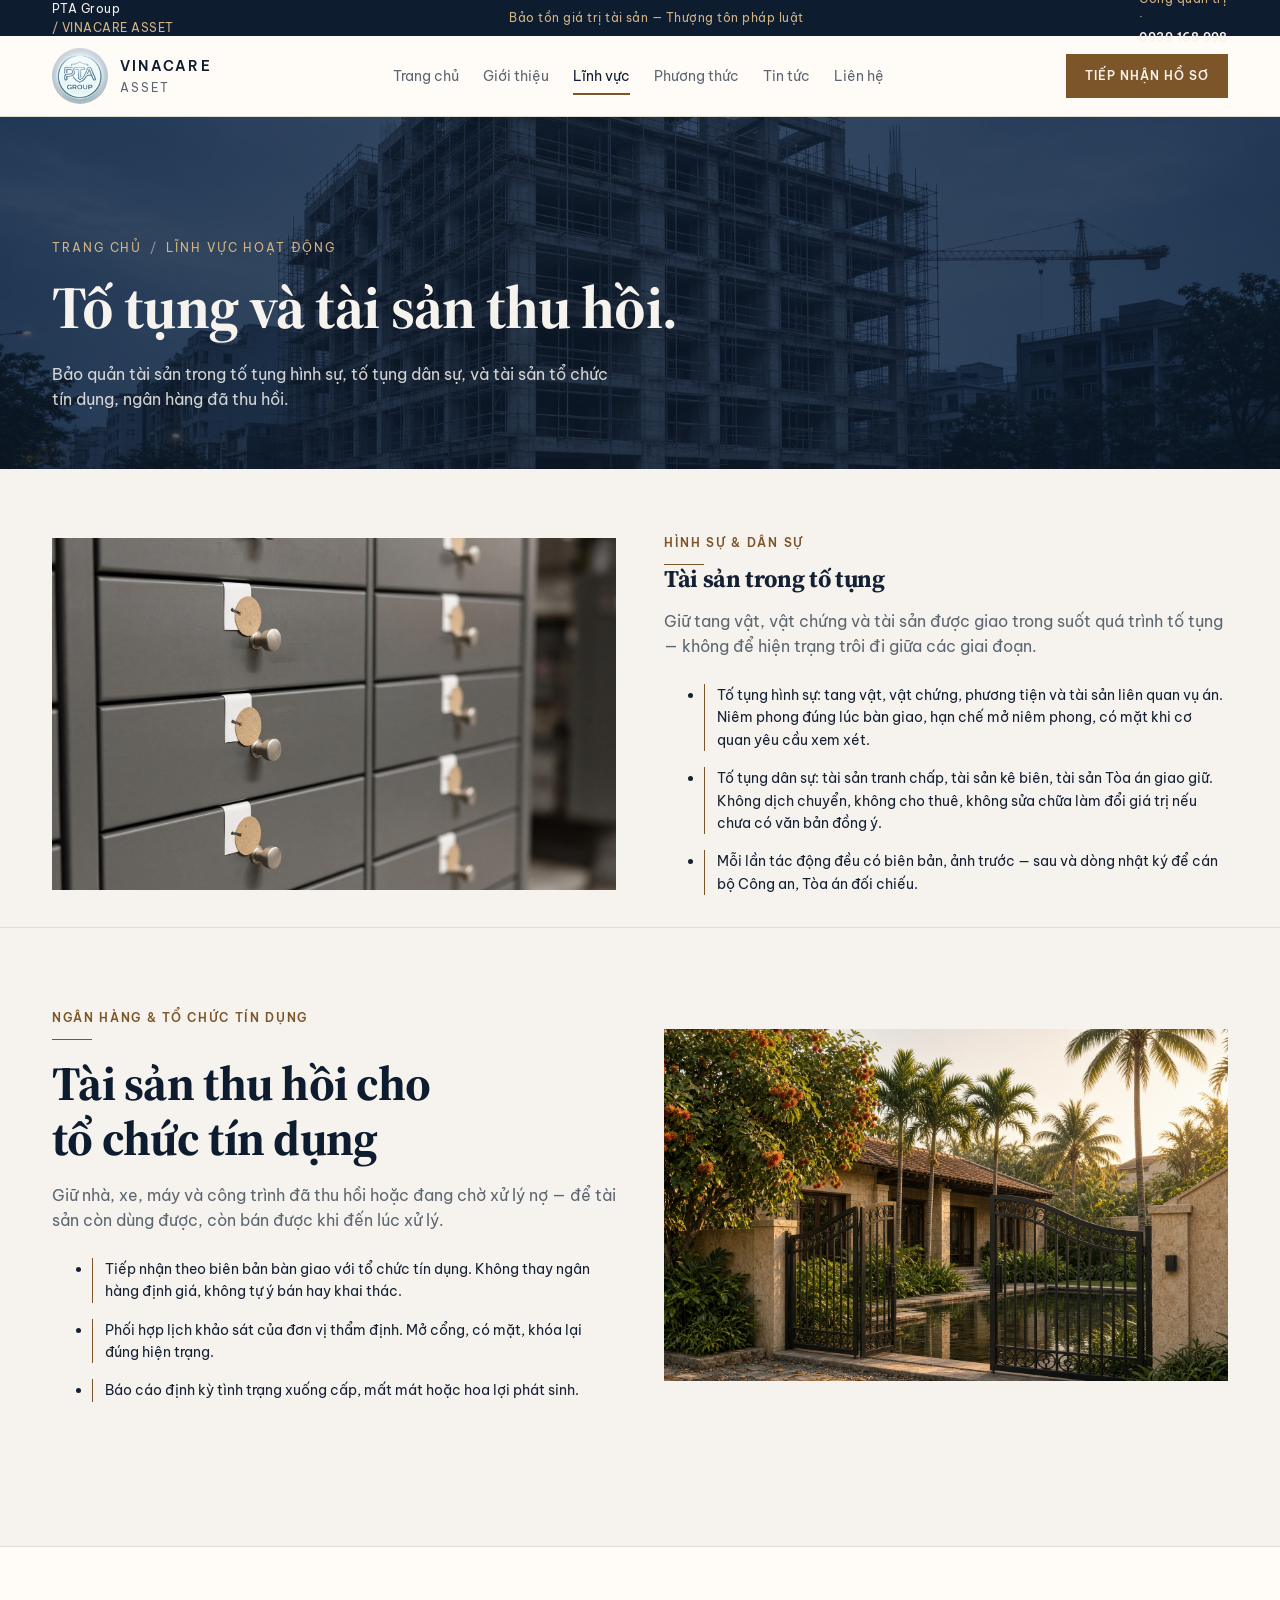
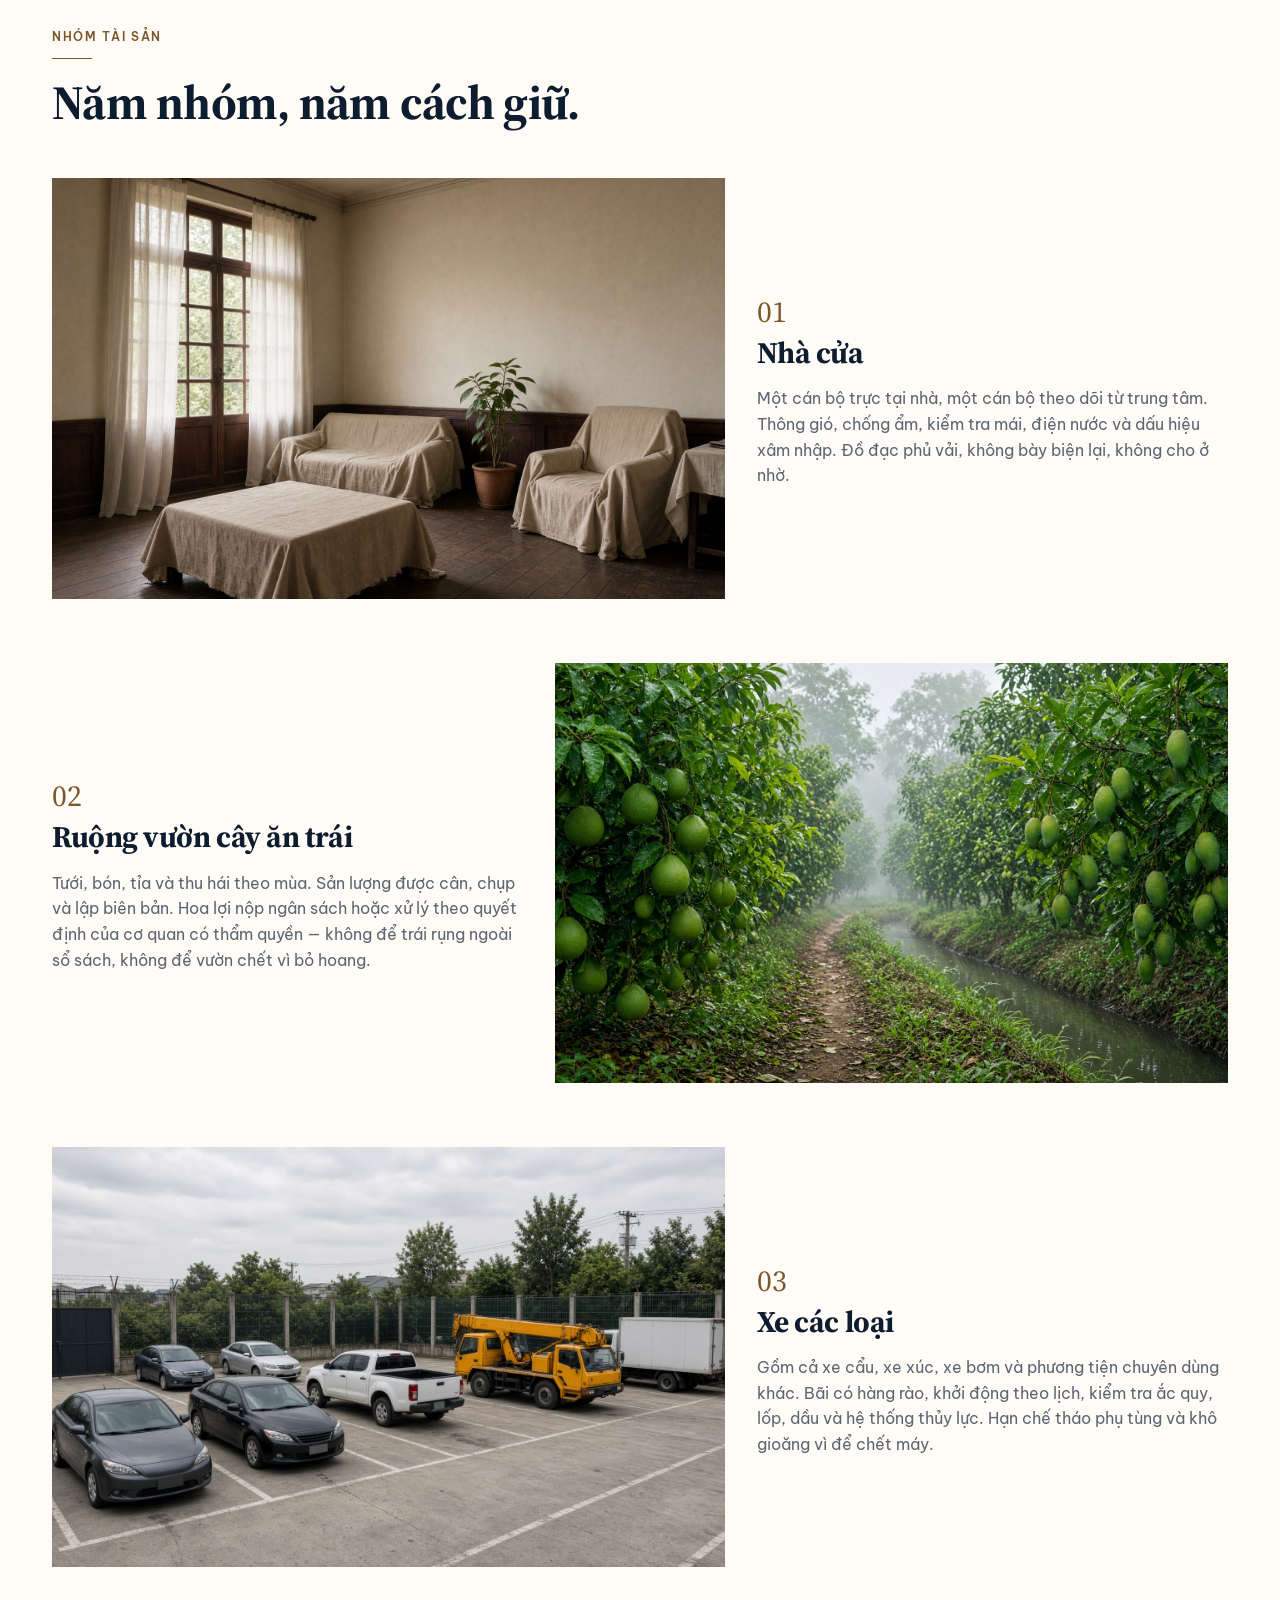
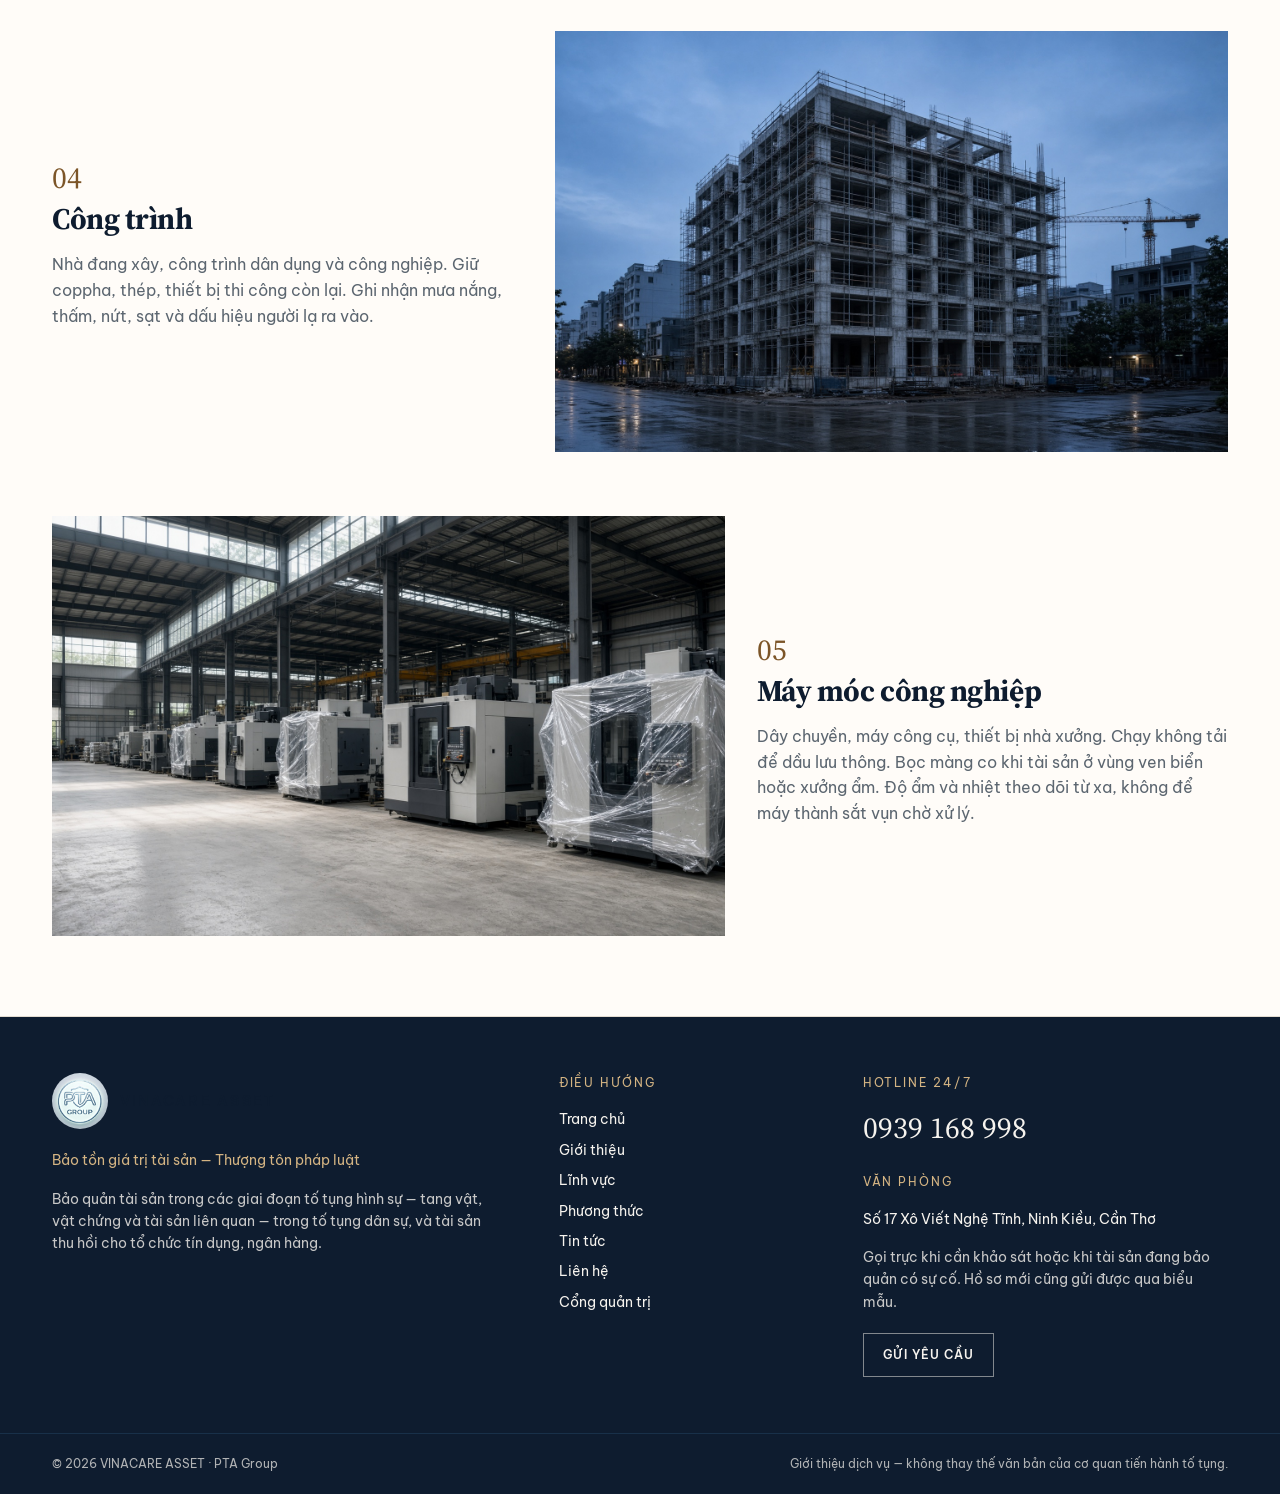
<file: linh-vuc.html>
<!DOCTYPE html>
<html lang="vi">
<head>
  <meta charset="utf-8">
  <meta name="viewport" content="width=device-width, initial-scale=1">
  <title>Lĩnh vực hoạt động · VINACARE ASSET</title>
  <meta name="description" content="VINACARE ASSET bảo quản tài sản trong tố tụng hình sự, tố tụng dân sự và tài sản thu hồi cho tổ chức tín dụng. Trực tiếp và bằng công nghệ thông minh.">
  <meta name="theme-color" content="#0e1c2f">
  <link rel="canonical" href="https://pta-group.github.io/baoquantaisan/">
  <meta property="og:title" content="Lĩnh vực hoạt động · VINACARE ASSET">
  <meta property="og:description" content="VINACARE ASSET bảo quản tài sản trong tố tụng hình sự, tố tụng dân sự và tài sản thu hồi cho tổ chức tín dụng. Trực tiếp và bằng công nghệ thông minh.">
  <meta property="og:image" content="https://pta-group.github.io/baoquantaisan/og.jpg">
  <meta property="og:type" content="website">
  <link rel="icon" type="image/svg+xml" href="favicon.svg">
  <link rel="preconnect" href="https://fonts.googleapis.com">
  <link rel="preconnect" href="https://fonts.gstatic.com" crossorigin>
  <link rel="stylesheet" href="https://fonts.googleapis.com/css2?family=Be+Vietnam+Pro:ital,wght@0,400;0,500;0,600;0,700;1,400&family=Source+Serif+4:opsz,wght@8..60,500;8..60,600;8..60,700&display=swap">
  <link rel="stylesheet" href="css/site.css">
  
</head>
<body>
  <a class="sr-only" href="#content">Bỏ qua điều hướng</a>
  <header>
  <div class="site-top">
    <div class="wrap">
      <p>PTA Group<span class="tagline"> / VINACARE ASSET</span></p>
      <p class="tagline">Bảo tồn giá trị tài sản — Thượng tôn pháp luật</p>
      <p>
        <a class="admin-link" href="quanly.html">Cổng quản trị</a>
        <span class="tagline"> · </span>
        <a class="phone-link" href="tel:+84939168998">0939 168 998</a>
      </p>
    </div>
  </div>
  <div class="site-bar">
    <div class="wrap">
      <a class="brand" href="index.html">
        <img src="media/pta-logo.png" alt="Logo PTA Group">
        <span>
          <span class="brand-name">VINACARE</span>
          <span class="brand-sub">ASSET</span>
        </span>
      </a>
      <nav class="site-nav" aria-label="Chính">
            <a href="index.html">Trang chủ</a>
            <a href="gioi-thieu.html">Giới thiệu</a>
            <a href="linh-vuc.html" class="is-active">Lĩnh vực</a>
            <a href="phuong-thuc.html">Phương thức</a>
            <a href="tin-tuc.html">Tin tức</a>
            <a href="lien-he.html">Liên hệ</a>
      </nav>
      <div class="bar-actions">
        <a class="btn btn-brass cta-desktop" href="lien-he.html">Tiếp nhận hồ sơ</a>
        <button type="button" class="menu-btn" id="menu-btn" aria-expanded="false" aria-controls="mobile-menu">
          <span class="sr-only">Mở menu</span>
          <svg viewBox="0 0 24 24" fill="none" stroke="currentColor" stroke-width="2" aria-hidden="true"><path d="M4 6h16M4 12h16M4 18h16"/></svg>
        </button>
      </div>
    </div>
  </div>
  <div class="mobile-menu" id="mobile-menu">
    <nav class="wrap" aria-label="Di động">
            <a href="index.html">Trang chủ</a>
            <a href="gioi-thieu.html">Giới thiệu</a>
            <a href="linh-vuc.html" class="is-active">Lĩnh vực</a>
            <a href="phuong-thuc.html">Phương thức</a>
            <a href="tin-tuc.html">Tin tức</a>
            <a href="lien-he.html">Liên hệ</a>
      <a class="btn btn-brass" href="lien-he.html">Tiếp nhận hồ sơ</a>
    </nav>
  </div>
</header>
  <main id="content">
  <section class="page-hero">
  <img class="cover" src="media/construction.jpg" alt="Công trình đang được trông giữ tại hiện trường">
  <div class="page-shade"></div>
  <div class="wrap">
    <p class="crumb"><a href="index.html">Trang chủ</a><span>/</span>Lĩnh vực hoạt động</p>
    <h1>Tố tụng và tài sản thu hồi.</h1>
    <p class="lede">Bảo quản tài sản trong tố tụng hình sự, tố tụng dân sự, và tài sản tổ chức tín dụng, ngân hàng đã thu hồi.</p>
  </div>
</section>
<div class="section-tight">
  <section id="to-tung" class="wrap split" style="padding-bottom:2rem">
    <img class="media media-16" src="media/evidence.jpg" alt="Tủ lưu trữ được niêm phong, ánh sáng tĩnh">
    <div>
      <p class="kicker">Hình sự & dân sự</p>
      <h2>Tài sản trong tố tụng</h2>
      <p class="muted mt-4">Giữ tang vật, vật chứng và tài sản được giao trong suốt quá trình tố tụng — không để hiện trạng trôi đi giữa các giai đoạn.</p>
      <ul class="stack mt-6" style="font-size:.875rem">
        <li class="dash">Tố tụng hình sự: tang vật, vật chứng, phương tiện và tài sản liên quan vụ án. Niêm phong đúng lúc bàn giao, hạn chế mở niêm phong, có mặt khi cơ quan yêu cầu xem xét.</li>
        <li class="dash">Tố tụng dân sự: tài sản tranh chấp, tài sản kê biên, tài sản Tòa án giao giữ. Không dịch chuyển, không cho thuê, không sửa chữa làm đổi giá trị nếu chưa có văn bản đồng ý.</li>
        <li class="dash">Mỗi lần tác động đều có biên bản, ảnh trước — sau và dòng nhật ký để cán bộ Công an, Tòa án đối chiếu.</li>
      </ul>
    </div>
  </section>
  <section id="tin-dung" class="section" style="border-top:1px solid var(--line)">
    <div class="wrap split">
      <img class="media media-16" src="media/hero.jpg" alt="Nhà ở có cổng và vườn, tài sản cần giữ nguyên hiện trạng" style="order:2">
      <div>
        <p class="kicker">Ngân hàng & tổ chức tín dụng</p>
        <h2>Tài sản thu hồi cho tổ chức tín dụng</h2>
        <p class="muted mt-4">Giữ nhà, xe, máy và công trình đã thu hồi hoặc đang chờ xử lý nợ — để tài sản còn dùng được, còn bán được khi đến lúc xử lý.</p>
        <ul class="stack mt-6" style="font-size:.875rem">
          <li class="dash">Tiếp nhận theo biên bản bàn giao với tổ chức tín dụng. Không thay ngân hàng định giá, không tự ý bán hay khai thác.</li>
          <li class="dash">Phối hợp lịch khảo sát của đơn vị thẩm định. Mở cổng, có mặt, khóa lại đúng hiện trạng.</li>
          <li class="dash">Báo cáo định kỳ tình trạng xuống cấp, mất mát hoặc hoa lợi phát sinh.</li>
        </ul>
      </div>
    </div>
  </section>
</div>
<section class="section lined card-bg">
  <div class="wrap">
    <p class="kicker">Nhóm tài sản</p>
    <h2 style="max-width:40rem">Năm nhóm, năm cách giữ.</h2>
    <div class="mt-12 stack" style="gap:4rem">
      <article class="asset-row">
        <img class="media media-16" src="media/interior.jpg" alt="Phòng khách được phủ vải lanh, giữ hiện trạng căn nhà">
        <div class="copy"><p class="num">01</p><h3 style="font-size:1.875rem;color:var(--ink)">Nhà cửa</h3><p class="muted mt-4">Một cán bộ trực tại nhà, một cán bộ theo dõi từ trung tâm. Thông gió, chống ẩm, kiểm tra mái, điện nước và dấu hiệu xâm nhập. Đồ đạc phủ vải, không bày biện lại, không cho ở nhờ.</p></div>
      </article>
      <article class="asset-row is-flip">
        <img class="media media-16" src="media/orchard.jpg" alt="Vườn cây ăn trái thẳng hàng trong sương sớm">
        <div class="copy"><p class="num">02</p><h3 style="font-size:1.875rem;color:var(--ink)">Ruộng vườn cây ăn trái</h3><p class="muted mt-4">Tưới, bón, tỉa và thu hái theo mùa. Sản lượng được cân, chụp và lập biên bản. Hoa lợi nộp ngân sách hoặc xử lý theo quyết định của cơ quan có thẩm quyền — không để trái rụng ngoài sổ sách, không để vườn chết vì bỏ hoang.</p></div>
      </article>
      <article class="asset-row">
        <img class="media media-16" src="media/vehicles.jpg" alt="Xe con, xe tải và xe chuyên dùng trong bãi có kiểm soát">
        <div class="copy"><p class="num">03</p><h3 style="font-size:1.875rem;color:var(--ink)">Xe các loại</h3><p class="muted mt-4">Gồm cả xe cẩu, xe xúc, xe bơm và phương tiện chuyên dùng khác. Bãi có hàng rào, khởi động theo lịch, kiểm tra ắc quy, lốp, dầu và hệ thống thủy lực. Hạn chế tháo phụ tùng và khô gioăng vì để chết máy.</p></div>
      </article>
      <article class="asset-row is-flip">
        <img class="media media-16" src="media/construction.jpg" alt="Công trình bê tông đang xây, mặt sân ướt lúc chạng vạng">
        <div class="copy"><p class="num">04</p><h3 style="font-size:1.875rem;color:var(--ink)">Công trình</h3><p class="muted mt-4">Nhà đang xây, công trình dân dụng và công nghiệp. Giữ coppha, thép, thiết bị thi công còn lại. Ghi nhận mưa nắng, thấm, nứt, sạt và dấu hiệu người lạ ra vào.</p></div>
      </article>
      <article class="asset-row">
        <img class="media media-16" src="media/machinery.jpg" alt="Máy công nghiệp trong xưởng, một số được bọc màng bảo vệ">
        <div class="copy"><p class="num">05</p><h3 style="font-size:1.875rem;color:var(--ink)">Máy móc công nghiệp</h3><p class="muted mt-4">Dây chuyền, máy công cụ, thiết bị nhà xưởng. Chạy không tải để dầu lưu thông. Bọc màng co khi tài sản ở vùng ven biển hoặc xưởng ẩm. Độ ẩm và nhiệt theo dõi từ xa, không để máy thành sắt vụn chờ xử lý.</p></div>
      </article>
    </div>
  </div>
</section>

  </main>
  <footer class="site-footer">
  <div class="wrap footer-grid">
    <div class="foot-brand">
      <div class="brand">
        <img src="media/pta-logo.png" alt="">
        <p class="brand-name">VINACARE ASSET</p>
      </div>
      <p class="mt-5" style="color:var(--brass-light);max-width:24rem;font-size:.875rem">Bảo tồn giá trị tài sản — Thượng tôn pháp luật</p>
      <p class="mt-4 muted" style="color:rgba(246,243,238,.8);max-width:28rem;font-size:.875rem">Bảo quản tài sản trong các giai đoạn tố tụng hình sự — tang vật, vật chứng và tài sản liên quan — trong tố tụng dân sự, và tài sản thu hồi cho tổ chức tín dụng, ngân hàng.</p>
    </div>
    <div class="foot-nav-col">
      <p class="foot-label">Điều hướng</p>
      <div class="foot-nav">
            <a href="index.html">Trang chủ</a>
            <a href="gioi-thieu.html">Giới thiệu</a>
            <a href="linh-vuc.html">Lĩnh vực</a>
            <a href="phuong-thuc.html">Phương thức</a>
            <a href="tin-tuc.html">Tin tức</a>
            <a href="lien-he.html">Liên hệ</a>
        <a href="quanly.html">Cổng quản trị</a>
      </div>
    </div>
    <div class="foot-contact">
      <p class="foot-label">Hotline 24/7</p>
      <a class="hotline" href="tel:+84939168998">0939 168 998</a>
      <p class="foot-label mt-5">Văn phòng</p>
      <a class="mt-4" style="display:block;max-width:20rem;font-size:.875rem" href="https://www.google.com/maps/search/?api=1&query=S%E1%BB%91%2017%20X%C3%B4%20Vi%E1%BA%BFt%20Ngh%E1%BB%87%20T%C4%A9nh%2C%20Ninh%20Ki%E1%BB%81u%2C%20C%E1%BA%A7n%20Th%C6%A1">Số 17 Xô Viết Nghệ Tĩnh, Ninh Kiều, Cần Thơ</a>
      <p class="mt-4" style="font-size:.875rem;color:rgba(246,243,238,.8)">Gọi trực khi cần khảo sát hoặc khi tài sản đang bảo quản có sự cố. Hồ sơ mới cũng gửi được qua biểu mẫu.</p>
      <a class="btn btn-ghost mt-5" href="lien-he.html">Gửi yêu cầu</a>
    </div>
  </div>
  <div class="legal">
    <div class="wrap">
      <p>© 2026 VINACARE ASSET · PTA Group</p>
      <p>Giới thiệu dịch vụ — không thay thế văn bản của cơ quan tiến hành tố tụng.</p>
    </div>
  </div>
</footer>
  <script src="js/site.js"></script>
</body>
</html>
</file>
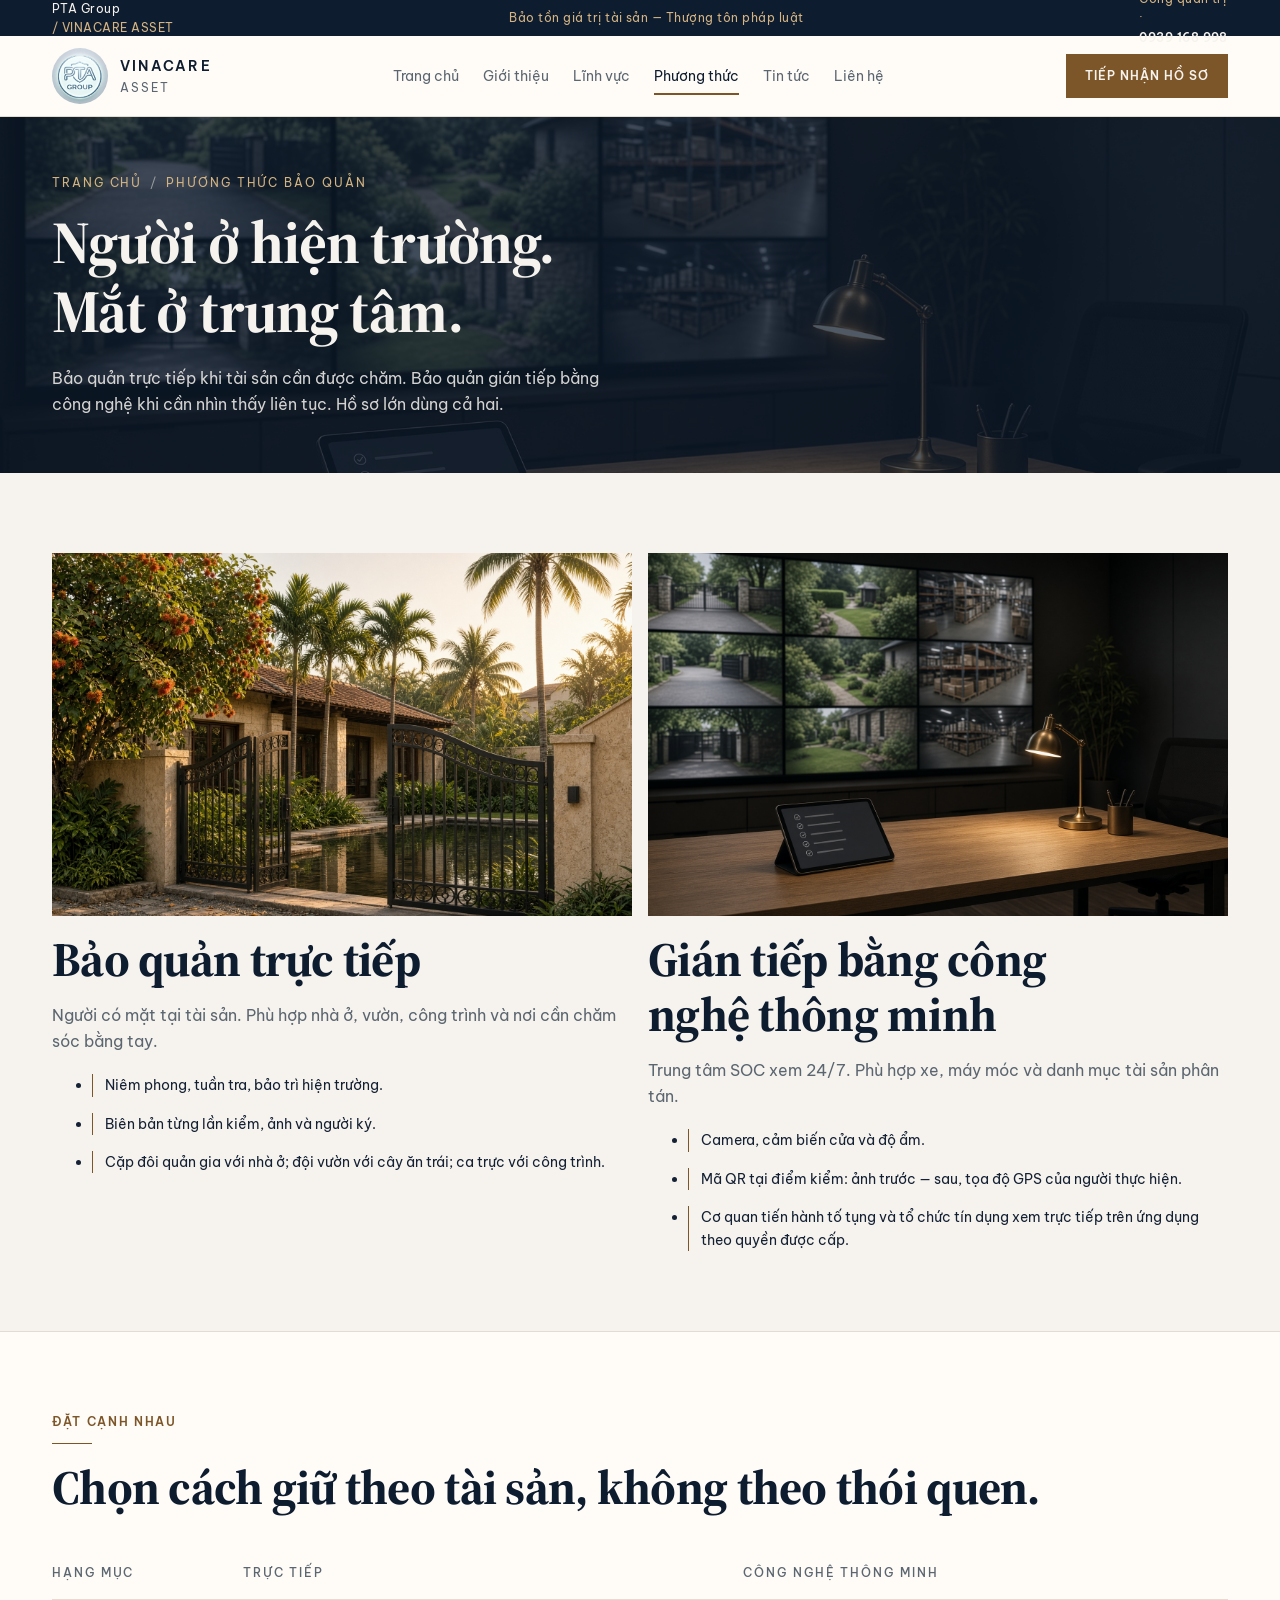
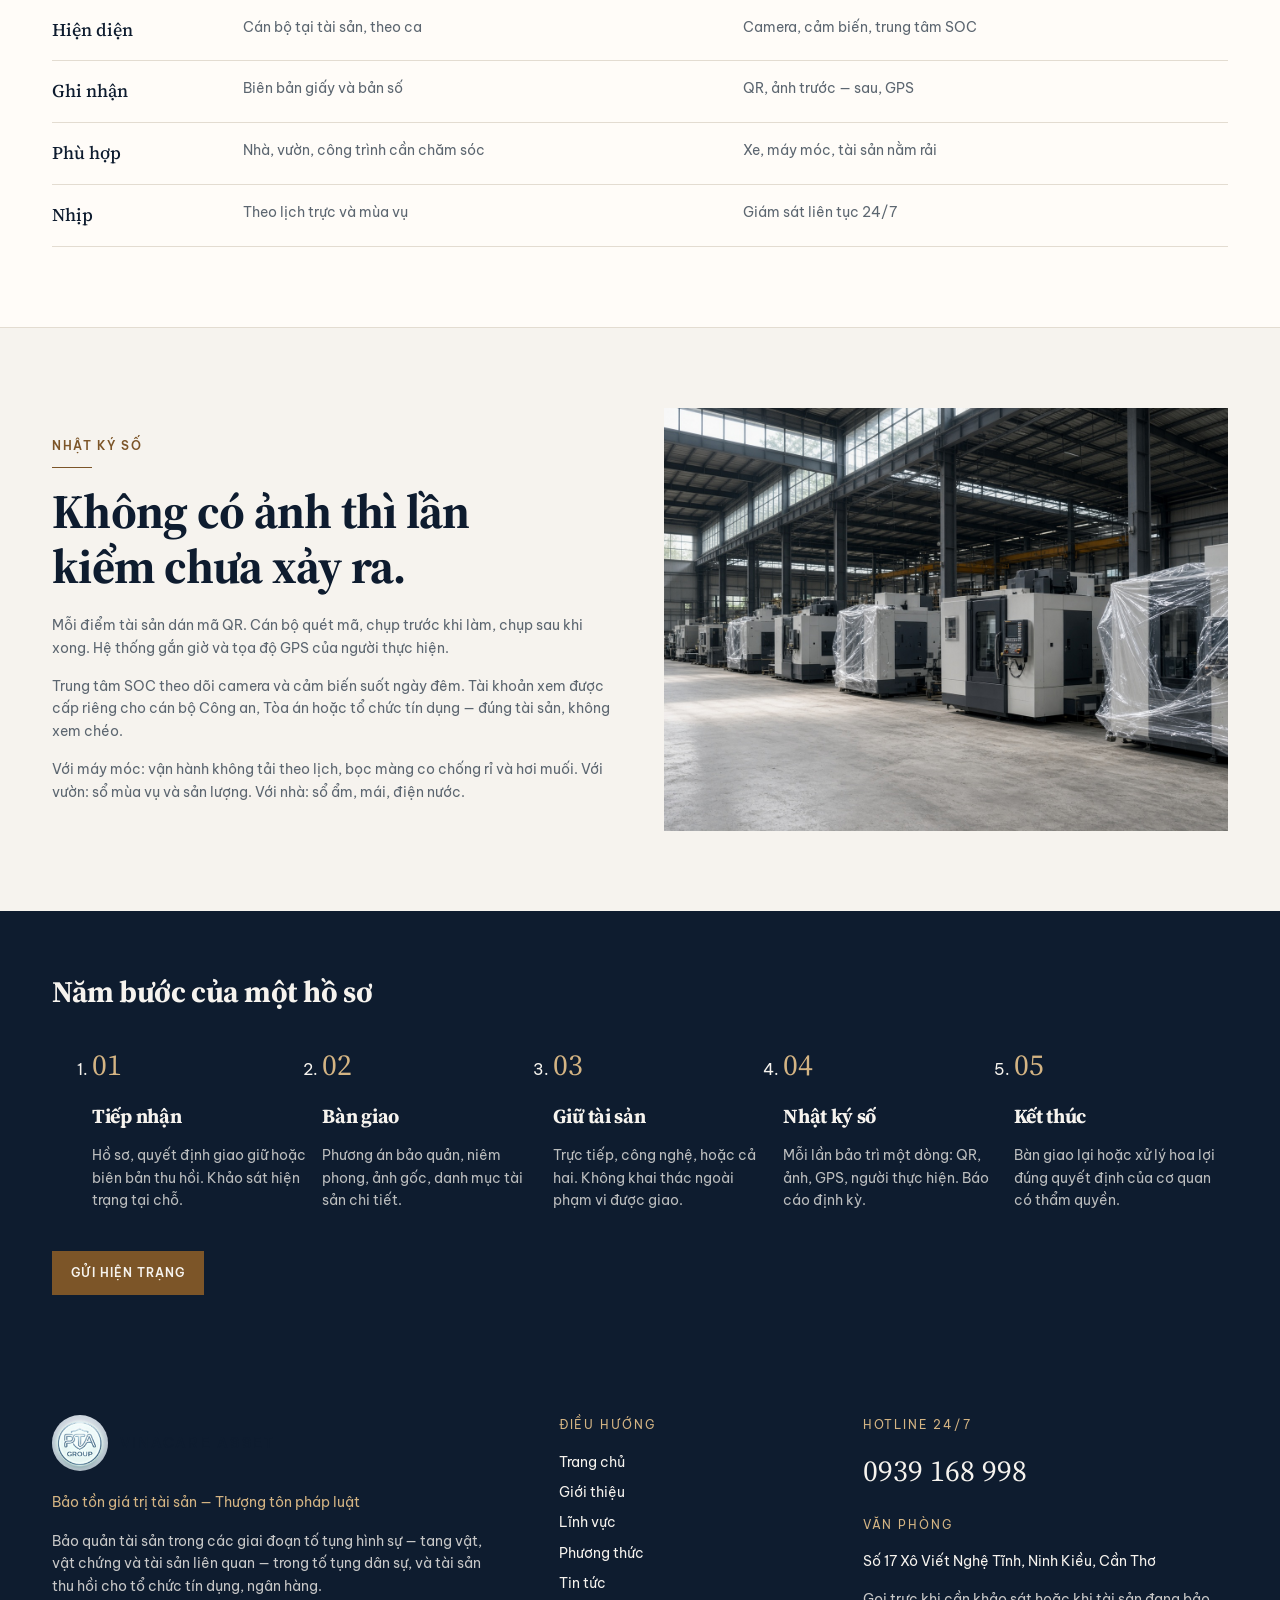
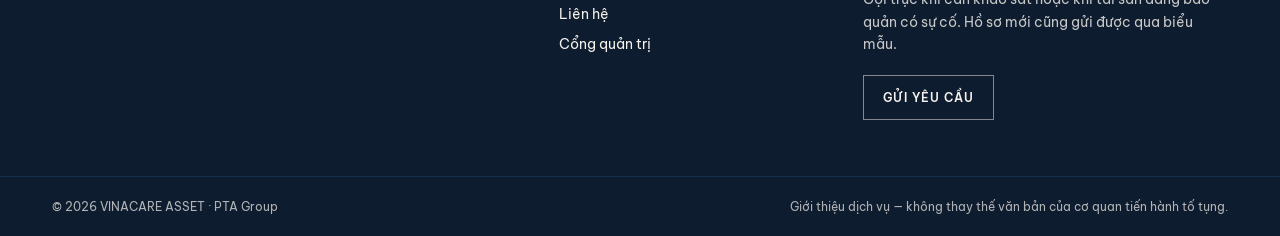
<file: phuong-thuc.html>
<!DOCTYPE html>
<html lang="vi">
<head>
  <meta charset="utf-8">
  <meta name="viewport" content="width=device-width, initial-scale=1">
  <title>Phương thức bảo quản · VINACARE ASSET</title>
  <meta name="description" content="VINACARE ASSET bảo quản tài sản trong tố tụng hình sự, tố tụng dân sự và tài sản thu hồi cho tổ chức tín dụng. Trực tiếp và bằng công nghệ thông minh.">
  <meta name="theme-color" content="#0e1c2f">
  <link rel="canonical" href="https://pta-group.github.io/baoquantaisan/">
  <meta property="og:title" content="Phương thức bảo quản · VINACARE ASSET">
  <meta property="og:description" content="VINACARE ASSET bảo quản tài sản trong tố tụng hình sự, tố tụng dân sự và tài sản thu hồi cho tổ chức tín dụng. Trực tiếp và bằng công nghệ thông minh.">
  <meta property="og:image" content="https://pta-group.github.io/baoquantaisan/og.jpg">
  <meta property="og:type" content="website">
  <link rel="icon" type="image/svg+xml" href="favicon.svg">
  <link rel="preconnect" href="https://fonts.googleapis.com">
  <link rel="preconnect" href="https://fonts.gstatic.com" crossorigin>
  <link rel="stylesheet" href="https://fonts.googleapis.com/css2?family=Be+Vietnam+Pro:ital,wght@0,400;0,500;0,600;0,700;1,400&family=Source+Serif+4:opsz,wght@8..60,500;8..60,600;8..60,700&display=swap">
  <link rel="stylesheet" href="css/site.css">
  
</head>
<body>
  <a class="sr-only" href="#content">Bỏ qua điều hướng</a>
  <header>
  <div class="site-top">
    <div class="wrap">
      <p>PTA Group<span class="tagline"> / VINACARE ASSET</span></p>
      <p class="tagline">Bảo tồn giá trị tài sản — Thượng tôn pháp luật</p>
      <p>
        <a class="admin-link" href="quanly.html">Cổng quản trị</a>
        <span class="tagline"> · </span>
        <a class="phone-link" href="tel:+84939168998">0939 168 998</a>
      </p>
    </div>
  </div>
  <div class="site-bar">
    <div class="wrap">
      <a class="brand" href="index.html">
        <img src="media/pta-logo.png" alt="Logo PTA Group">
        <span>
          <span class="brand-name">VINACARE</span>
          <span class="brand-sub">ASSET</span>
        </span>
      </a>
      <nav class="site-nav" aria-label="Chính">
            <a href="index.html">Trang chủ</a>
            <a href="gioi-thieu.html">Giới thiệu</a>
            <a href="linh-vuc.html">Lĩnh vực</a>
            <a href="phuong-thuc.html" class="is-active">Phương thức</a>
            <a href="tin-tuc.html">Tin tức</a>
            <a href="lien-he.html">Liên hệ</a>
      </nav>
      <div class="bar-actions">
        <a class="btn btn-brass cta-desktop" href="lien-he.html">Tiếp nhận hồ sơ</a>
        <button type="button" class="menu-btn" id="menu-btn" aria-expanded="false" aria-controls="mobile-menu">
          <span class="sr-only">Mở menu</span>
          <svg viewBox="0 0 24 24" fill="none" stroke="currentColor" stroke-width="2" aria-hidden="true"><path d="M4 6h16M4 12h16M4 18h16"/></svg>
        </button>
      </div>
    </div>
  </div>
  <div class="mobile-menu" id="mobile-menu">
    <nav class="wrap" aria-label="Di động">
            <a href="index.html">Trang chủ</a>
            <a href="gioi-thieu.html">Giới thiệu</a>
            <a href="linh-vuc.html">Lĩnh vực</a>
            <a href="phuong-thuc.html" class="is-active">Phương thức</a>
            <a href="tin-tuc.html">Tin tức</a>
            <a href="lien-he.html">Liên hệ</a>
      <a class="btn btn-brass" href="lien-he.html">Tiếp nhận hồ sơ</a>
    </nav>
  </div>
</header>
  <main id="content">
  <section class="page-hero">
  <img class="cover" src="media/soc.jpg" alt="Trung tâm giám sát SOC">
  <div class="page-shade"></div>
  <div class="wrap">
    <p class="crumb"><a href="index.html">Trang chủ</a><span>/</span>Phương thức bảo quản</p>
    <h1>Người ở hiện trường. Mắt ở trung tâm.</h1>
    <p class="lede">Bảo quản trực tiếp khi tài sản cần được chăm. Bảo quản gián tiếp bằng công nghệ khi cần nhìn thấy liên tục. Hồ sơ lớn dùng cả hai.</p>
  </div>
</section>
<section class="section">
  <div class="wrap method-grid">
    <article>
      <img class="media media-16" src="media/hero.jpg" alt="Căn nhà có cổng sắt và vườn, ánh chiều">
      <h2 class="mt-6">Bảo quản trực tiếp</h2>
      <p class="muted mt-4">Người có mặt tại tài sản. Phù hợp nhà ở, vườn, công trình và nơi cần chăm sóc bằng tay.</p>
      <ul class="stack mt-5" style="font-size:.875rem">
        <li class="dash">Niêm phong, tuần tra, bảo trì hiện trường.</li>
        <li class="dash">Biên bản từng lần kiểm, ảnh và người ký.</li>
        <li class="dash">Cặp đôi quản gia với nhà ở; đội vườn với cây ăn trái; ca trực với công trình.</li>
      </ul>
    </article>
    <article id="tech">
      <img class="media media-16" src="media/soc.jpg" alt="Phòng giám sát với màn hình camera cổng và kho">
      <h2 class="mt-6">Gián tiếp bằng công nghệ thông minh</h2>
      <p class="muted mt-4">Trung tâm SOC xem 24/7. Phù hợp xe, máy móc và danh mục tài sản phân tán.</p>
      <ul class="stack mt-5" style="font-size:.875rem">
        <li class="dash">Camera, cảm biến cửa và độ ẩm.</li>
        <li class="dash">Mã QR tại điểm kiểm: ảnh trước — sau, tọa độ GPS của người thực hiện.</li>
        <li class="dash">Cơ quan tiến hành tố tụng và tổ chức tín dụng xem trực tiếp trên ứng dụng theo quyền được cấp.</li>
      </ul>
    </article>
  </div>
</section>
<section class="section lined card-bg">
  <div class="wrap">
    <p class="kicker">Đặt cạnh nhau</p>
    <h2>Chọn cách giữ theo tài sản, không theo thói quen.</h2>
    <div class="table-wrap mt-8">
      <table>
        <thead><tr><th>Hạng mục</th><th>Trực tiếp</th><th>Công nghệ thông minh</th></tr></thead>
        <tbody>
          <tr><th>Hiện diện</th><td class="muted">Cán bộ tại tài sản, theo ca</td><td class="muted">Camera, cảm biến, trung tâm SOC</td></tr>
          <tr><th>Ghi nhận</th><td class="muted">Biên bản giấy và bản số</td><td class="muted">QR, ảnh trước — sau, GPS</td></tr>
          <tr><th>Phù hợp</th><td class="muted">Nhà, vườn, công trình cần chăm sóc</td><td class="muted">Xe, máy móc, tài sản nằm rải</td></tr>
          <tr><th>Nhịp</th><td class="muted">Theo lịch trực và mùa vụ</td><td class="muted">Giám sát liên tục 24/7</td></tr>
        </tbody>
      </table>
    </div>
  </div>
</section>
<section class="section">
  <div class="wrap split">
    <div>
      <p class="kicker">Nhật ký số</p>
      <h2>Không có ảnh thì lần kiểm chưa xảy ra.</h2>
      <div class="stack muted mt-5" style="font-size:.875rem">
        <p>Mỗi điểm tài sản dán mã QR. Cán bộ quét mã, chụp trước khi làm, chụp sau khi xong. Hệ thống gắn giờ và tọa độ GPS của người thực hiện.</p>
        <p>Trung tâm SOC theo dõi camera và cảm biến suốt ngày đêm. Tài khoản xem được cấp riêng cho cán bộ Công an, Tòa án hoặc tổ chức tín dụng — đúng tài sản, không xem chéo.</p>
        <p>Với máy móc: vận hành không tải theo lịch, bọc màng co chống rỉ và hơi muối. Với vườn: sổ mùa vụ và sản lượng. Với nhà: sổ ẩm, mái, điện nước.</p>
      </div>
    </div>
    <img class="media media-43" src="media/machinery.jpg" alt="Máy móc được bọc bảo vệ trong xưởng">
  </div>
</section>
<section class="section-tight ink">
  <div class="wrap">
    <h2 style="font-size:1.875rem">Năm bước của một hồ sơ</h2>
    <ol class="step-grid mt-8">
      <li><p class="num" style="color:var(--brass-light)">01</p><h3 class="mt-4" style="font-size:1.25rem">Tiếp nhận</h3><p class="mt-4" style="font-size:.875rem;color:rgba(246,243,238,.75)">Hồ sơ, quyết định giao giữ hoặc biên bản thu hồi. Khảo sát hiện trạng tại chỗ.</p></li>
      <li><p class="num" style="color:var(--brass-light)">02</p><h3 class="mt-4" style="font-size:1.25rem">Bàn giao</h3><p class="mt-4" style="font-size:.875rem;color:rgba(246,243,238,.75)">Phương án bảo quản, niêm phong, ảnh gốc, danh mục tài sản chi tiết.</p></li>
      <li><p class="num" style="color:var(--brass-light)">03</p><h3 class="mt-4" style="font-size:1.25rem">Giữ tài sản</h3><p class="mt-4" style="font-size:.875rem;color:rgba(246,243,238,.75)">Trực tiếp, công nghệ, hoặc cả hai. Không khai thác ngoài phạm vi được giao.</p></li>
      <li><p class="num" style="color:var(--brass-light)">04</p><h3 class="mt-4" style="font-size:1.25rem">Nhật ký số</h3><p class="mt-4" style="font-size:.875rem;color:rgba(246,243,238,.75)">Mỗi lần bảo trì một dòng: QR, ảnh, GPS, người thực hiện. Báo cáo định kỳ.</p></li>
      <li><p class="num" style="color:var(--brass-light)">05</p><h3 class="mt-4" style="font-size:1.25rem">Kết thúc</h3><p class="mt-4" style="font-size:.875rem;color:rgba(246,243,238,.75)">Bàn giao lại hoặc xử lý hoa lợi đúng quyết định của cơ quan có thẩm quyền.</p></li>
    </ol>
    <a class="btn btn-brass mt-10" href="lien-he.html">Gửi hiện trạng</a>
  </div>
</section>

  </main>
  <footer class="site-footer">
  <div class="wrap footer-grid">
    <div class="foot-brand">
      <div class="brand">
        <img src="media/pta-logo.png" alt="">
        <p class="brand-name">VINACARE ASSET</p>
      </div>
      <p class="mt-5" style="color:var(--brass-light);max-width:24rem;font-size:.875rem">Bảo tồn giá trị tài sản — Thượng tôn pháp luật</p>
      <p class="mt-4 muted" style="color:rgba(246,243,238,.8);max-width:28rem;font-size:.875rem">Bảo quản tài sản trong các giai đoạn tố tụng hình sự — tang vật, vật chứng và tài sản liên quan — trong tố tụng dân sự, và tài sản thu hồi cho tổ chức tín dụng, ngân hàng.</p>
    </div>
    <div class="foot-nav-col">
      <p class="foot-label">Điều hướng</p>
      <div class="foot-nav">
            <a href="index.html">Trang chủ</a>
            <a href="gioi-thieu.html">Giới thiệu</a>
            <a href="linh-vuc.html">Lĩnh vực</a>
            <a href="phuong-thuc.html">Phương thức</a>
            <a href="tin-tuc.html">Tin tức</a>
            <a href="lien-he.html">Liên hệ</a>
        <a href="quanly.html">Cổng quản trị</a>
      </div>
    </div>
    <div class="foot-contact">
      <p class="foot-label">Hotline 24/7</p>
      <a class="hotline" href="tel:+84939168998">0939 168 998</a>
      <p class="foot-label mt-5">Văn phòng</p>
      <a class="mt-4" style="display:block;max-width:20rem;font-size:.875rem" href="https://www.google.com/maps/search/?api=1&query=S%E1%BB%91%2017%20X%C3%B4%20Vi%E1%BA%BFt%20Ngh%E1%BB%87%20T%C4%A9nh%2C%20Ninh%20Ki%E1%BB%81u%2C%20C%E1%BA%A7n%20Th%C6%A1">Số 17 Xô Viết Nghệ Tĩnh, Ninh Kiều, Cần Thơ</a>
      <p class="mt-4" style="font-size:.875rem;color:rgba(246,243,238,.8)">Gọi trực khi cần khảo sát hoặc khi tài sản đang bảo quản có sự cố. Hồ sơ mới cũng gửi được qua biểu mẫu.</p>
      <a class="btn btn-ghost mt-5" href="lien-he.html">Gửi yêu cầu</a>
    </div>
  </div>
  <div class="legal">
    <div class="wrap">
      <p>© 2026 VINACARE ASSET · PTA Group</p>
      <p>Giới thiệu dịch vụ — không thay thế văn bản của cơ quan tiến hành tố tụng.</p>
    </div>
  </div>
</footer>
  <script src="js/site.js"></script>
</body>
</html>
</file>
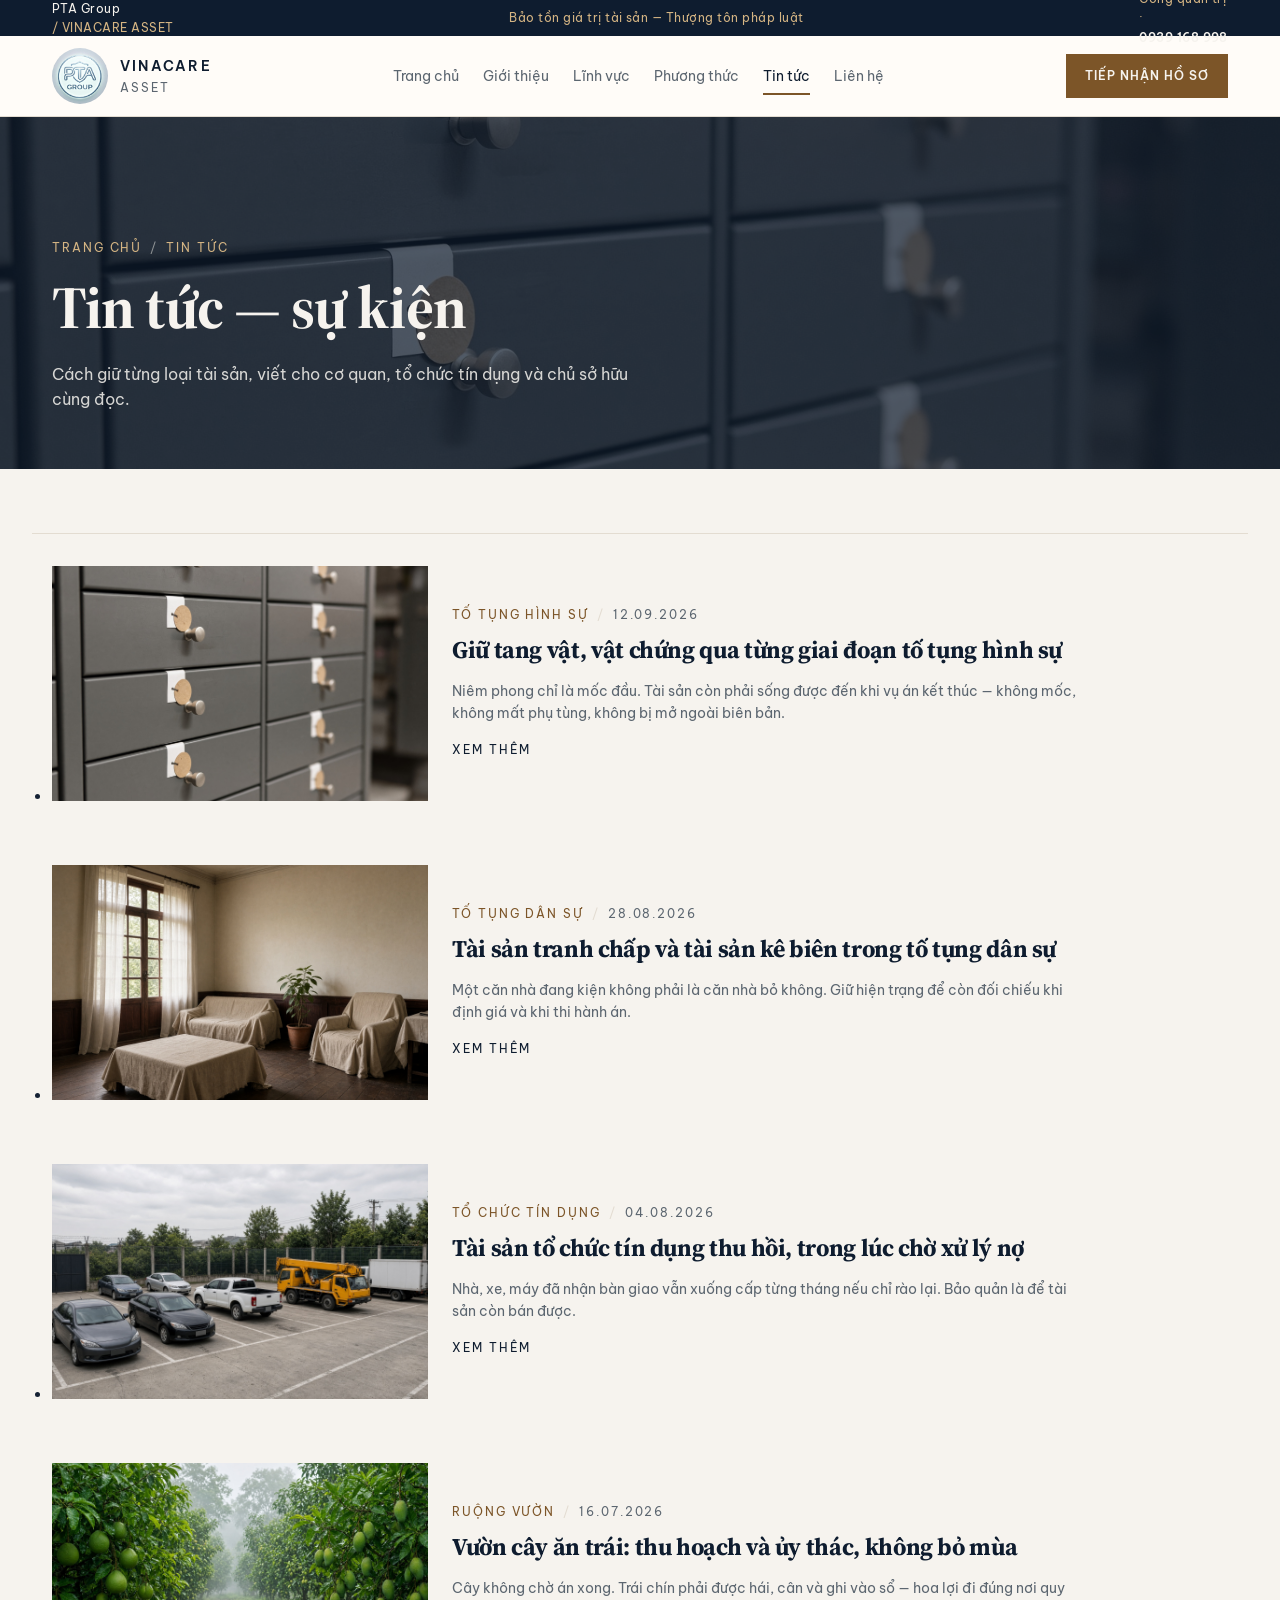
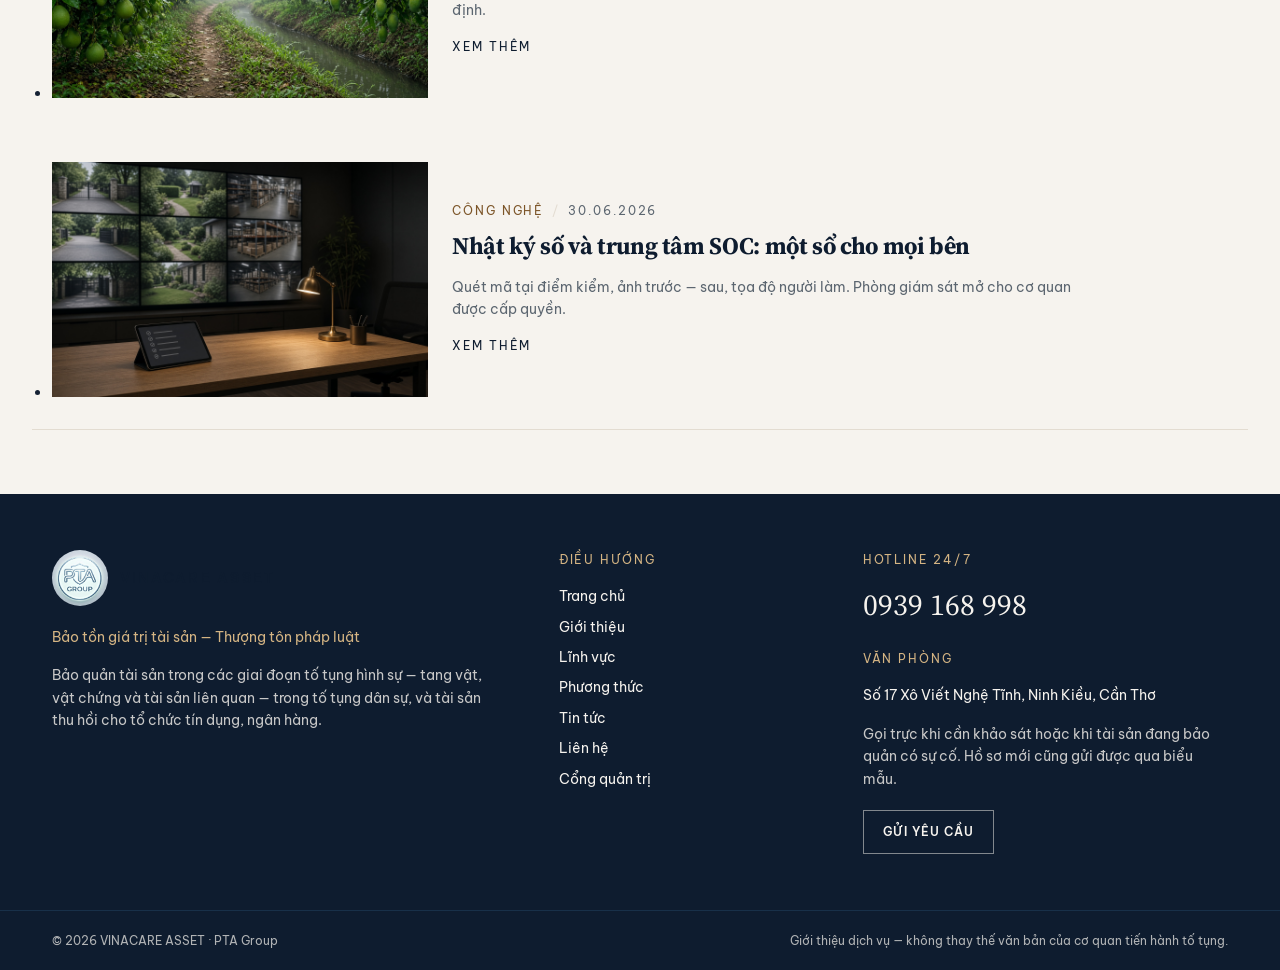
<file: tin-tuc.html>
<!DOCTYPE html>
<html lang="vi">
<head>
  <meta charset="utf-8">
  <meta name="viewport" content="width=device-width, initial-scale=1">
  <title>Tin tức · VINACARE ASSET</title>
  <meta name="description" content="VINACARE ASSET bảo quản tài sản trong tố tụng hình sự, tố tụng dân sự và tài sản thu hồi cho tổ chức tín dụng. Trực tiếp và bằng công nghệ thông minh.">
  <meta name="theme-color" content="#0e1c2f">
  <link rel="canonical" href="https://pta-group.github.io/baoquantaisan/">
  <meta property="og:title" content="Tin tức · VINACARE ASSET">
  <meta property="og:description" content="VINACARE ASSET bảo quản tài sản trong tố tụng hình sự, tố tụng dân sự và tài sản thu hồi cho tổ chức tín dụng. Trực tiếp và bằng công nghệ thông minh.">
  <meta property="og:image" content="https://pta-group.github.io/baoquantaisan/og.jpg">
  <meta property="og:type" content="website">
  <link rel="icon" type="image/svg+xml" href="favicon.svg">
  <link rel="preconnect" href="https://fonts.googleapis.com">
  <link rel="preconnect" href="https://fonts.gstatic.com" crossorigin>
  <link rel="stylesheet" href="https://fonts.googleapis.com/css2?family=Be+Vietnam+Pro:ital,wght@0,400;0,500;0,600;0,700;1,400&family=Source+Serif+4:opsz,wght@8..60,500;8..60,600;8..60,700&display=swap">
  <link rel="stylesheet" href="css/site.css">
  
</head>
<body>
  <a class="sr-only" href="#content">Bỏ qua điều hướng</a>
  <header>
  <div class="site-top">
    <div class="wrap">
      <p>PTA Group<span class="tagline"> / VINACARE ASSET</span></p>
      <p class="tagline">Bảo tồn giá trị tài sản — Thượng tôn pháp luật</p>
      <p>
        <a class="admin-link" href="quanly.html">Cổng quản trị</a>
        <span class="tagline"> · </span>
        <a class="phone-link" href="tel:+84939168998">0939 168 998</a>
      </p>
    </div>
  </div>
  <div class="site-bar">
    <div class="wrap">
      <a class="brand" href="index.html">
        <img src="media/pta-logo.png" alt="Logo PTA Group">
        <span>
          <span class="brand-name">VINACARE</span>
          <span class="brand-sub">ASSET</span>
        </span>
      </a>
      <nav class="site-nav" aria-label="Chính">
            <a href="index.html">Trang chủ</a>
            <a href="gioi-thieu.html">Giới thiệu</a>
            <a href="linh-vuc.html">Lĩnh vực</a>
            <a href="phuong-thuc.html">Phương thức</a>
            <a href="tin-tuc.html" class="is-active">Tin tức</a>
            <a href="lien-he.html">Liên hệ</a>
      </nav>
      <div class="bar-actions">
        <a class="btn btn-brass cta-desktop" href="lien-he.html">Tiếp nhận hồ sơ</a>
        <button type="button" class="menu-btn" id="menu-btn" aria-expanded="false" aria-controls="mobile-menu">
          <span class="sr-only">Mở menu</span>
          <svg viewBox="0 0 24 24" fill="none" stroke="currentColor" stroke-width="2" aria-hidden="true"><path d="M4 6h16M4 12h16M4 18h16"/></svg>
        </button>
      </div>
    </div>
  </div>
  <div class="mobile-menu" id="mobile-menu">
    <nav class="wrap" aria-label="Di động">
            <a href="index.html">Trang chủ</a>
            <a href="gioi-thieu.html">Giới thiệu</a>
            <a href="linh-vuc.html">Lĩnh vực</a>
            <a href="phuong-thuc.html">Phương thức</a>
            <a href="tin-tuc.html" class="is-active">Tin tức</a>
            <a href="lien-he.html">Liên hệ</a>
      <a class="btn btn-brass" href="lien-he.html">Tiếp nhận hồ sơ</a>
    </nav>
  </div>
</header>
  <main id="content">
  <section class="page-hero">
  <img class="cover" src="media/evidence.jpg" alt="Hồ sơ niêm phong">
  <div class="page-shade"></div>
  <div class="wrap">
    <p class="crumb"><a href="index.html">Trang chủ</a><span>/</span>Tin tức</p>
    <h1>Tin tức — sự kiện</h1>
    <p class="lede">Cách giữ từng loại tài sản, viết cho cơ quan, tổ chức tín dụng và chủ sở hữu cùng đọc.</p>
  </div>
</section>
<section class="section-tight">
  <ul class="wrap news-list">
    <li>
          <a class="news-item" href="tin-tuc/tang-vat-vat-chung.html">
            <img class="media media-16" src="media/evidence.jpg" alt="Tủ hồ sơ được niêm phong">
            <div class="copy">
              <p class="meta">Tố tụng hình sự<span class="sep">/</span><span class="muted">12.09.2026</span></p>
              <h2>Giữ tang vật, vật chứng qua từng giai đoạn tố tụng hình sự</h2>
              <p class="muted mt-4" style="max-width:40rem;font-size:.875rem">Niêm phong chỉ là mốc đầu. Tài sản còn phải sống được đến khi vụ án kết thúc — không mốc, không mất phụ tùng, không bị mở ngoài biên bản.</p>
              <span class="meta mt-4" style="color:var(--ink);display:inline-block">Xem thêm</span>
            </div>
          </a>
        </li><li>
          <a class="news-item" href="tin-tuc/tai-san-to-tung-dan-su.html">
            <img class="media media-16" src="media/interior.jpg" alt="Nội thất nhà được phủ kín, chờ giải quyết tranh chấp">
            <div class="copy">
              <p class="meta">Tố tụng dân sự<span class="sep">/</span><span class="muted">28.08.2026</span></p>
              <h2>Tài sản tranh chấp và tài sản kê biên trong tố tụng dân sự</h2>
              <p class="muted mt-4" style="max-width:40rem;font-size:.875rem">Một căn nhà đang kiện không phải là căn nhà bỏ không. Giữ hiện trạng để còn đối chiếu khi định giá và khi thi hành án.</p>
              <span class="meta mt-4" style="color:var(--ink);display:inline-block">Xem thêm</span>
            </div>
          </a>
        </li><li>
          <a class="news-item" href="tin-tuc/tai-san-thu-hoi-ngan-hang.html">
            <img class="media media-16" src="media/vehicles.jpg" alt="Bãi phương tiện thu giữ">
            <div class="copy">
              <p class="meta">Tổ chức tín dụng<span class="sep">/</span><span class="muted">04.08.2026</span></p>
              <h2>Tài sản tổ chức tín dụng thu hồi, trong lúc chờ xử lý nợ</h2>
              <p class="muted mt-4" style="max-width:40rem;font-size:.875rem">Nhà, xe, máy đã nhận bàn giao vẫn xuống cấp từng tháng nếu chỉ rào lại. Bảo quản là để tài sản còn bán được.</p>
              <span class="meta mt-4" style="color:var(--ink);display:inline-block">Xem thêm</span>
            </div>
          </a>
        </li><li>
          <a class="news-item" href="tin-tuc/vuon-cay-an-trai.html">
            <img class="media media-16" src="media/orchard.jpg" alt="Hàng cây ăn trái trong vườn">
            <div class="copy">
              <p class="meta">Ruộng vườn<span class="sep">/</span><span class="muted">16.07.2026</span></p>
              <h2>Vườn cây ăn trái: thu hoạch và ủy thác, không bỏ mùa</h2>
              <p class="muted mt-4" style="max-width:40rem;font-size:.875rem">Cây không chờ án xong. Trái chín phải được hái, cân và ghi vào sổ — hoa lợi đi đúng nơi quy định.</p>
              <span class="meta mt-4" style="color:var(--ink);display:inline-block">Xem thêm</span>
            </div>
          </a>
        </li><li>
          <a class="news-item" href="tin-tuc/nhat-ky-so-soc.html">
            <img class="media media-16" src="media/soc.jpg" alt="Phòng giám sát màn hình hiện trường">
            <div class="copy">
              <p class="meta">Công nghệ<span class="sep">/</span><span class="muted">30.06.2026</span></p>
              <h2>Nhật ký số và trung tâm SOC: một sổ cho mọi bên</h2>
              <p class="muted mt-4" style="max-width:40rem;font-size:.875rem">Quét mã tại điểm kiểm, ảnh trước — sau, tọa độ người làm. Phòng giám sát mở cho cơ quan được cấp quyền.</p>
              <span class="meta mt-4" style="color:var(--ink);display:inline-block">Xem thêm</span>
            </div>
          </a>
        </li>
  </ul>
</section>

  </main>
  <footer class="site-footer">
  <div class="wrap footer-grid">
    <div class="foot-brand">
      <div class="brand">
        <img src="media/pta-logo.png" alt="">
        <p class="brand-name">VINACARE ASSET</p>
      </div>
      <p class="mt-5" style="color:var(--brass-light);max-width:24rem;font-size:.875rem">Bảo tồn giá trị tài sản — Thượng tôn pháp luật</p>
      <p class="mt-4 muted" style="color:rgba(246,243,238,.8);max-width:28rem;font-size:.875rem">Bảo quản tài sản trong các giai đoạn tố tụng hình sự — tang vật, vật chứng và tài sản liên quan — trong tố tụng dân sự, và tài sản thu hồi cho tổ chức tín dụng, ngân hàng.</p>
    </div>
    <div class="foot-nav-col">
      <p class="foot-label">Điều hướng</p>
      <div class="foot-nav">
            <a href="index.html">Trang chủ</a>
            <a href="gioi-thieu.html">Giới thiệu</a>
            <a href="linh-vuc.html">Lĩnh vực</a>
            <a href="phuong-thuc.html">Phương thức</a>
            <a href="tin-tuc.html">Tin tức</a>
            <a href="lien-he.html">Liên hệ</a>
        <a href="quanly.html">Cổng quản trị</a>
      </div>
    </div>
    <div class="foot-contact">
      <p class="foot-label">Hotline 24/7</p>
      <a class="hotline" href="tel:+84939168998">0939 168 998</a>
      <p class="foot-label mt-5">Văn phòng</p>
      <a class="mt-4" style="display:block;max-width:20rem;font-size:.875rem" href="https://www.google.com/maps/search/?api=1&query=S%E1%BB%91%2017%20X%C3%B4%20Vi%E1%BA%BFt%20Ngh%E1%BB%87%20T%C4%A9nh%2C%20Ninh%20Ki%E1%BB%81u%2C%20C%E1%BA%A7n%20Th%C6%A1">Số 17 Xô Viết Nghệ Tĩnh, Ninh Kiều, Cần Thơ</a>
      <p class="mt-4" style="font-size:.875rem;color:rgba(246,243,238,.8)">Gọi trực khi cần khảo sát hoặc khi tài sản đang bảo quản có sự cố. Hồ sơ mới cũng gửi được qua biểu mẫu.</p>
      <a class="btn btn-ghost mt-5" href="lien-he.html">Gửi yêu cầu</a>
    </div>
  </div>
  <div class="legal">
    <div class="wrap">
      <p>© 2026 VINACARE ASSET · PTA Group</p>
      <p>Giới thiệu dịch vụ — không thay thế văn bản của cơ quan tiến hành tố tụng.</p>
    </div>
  </div>
</footer>
  <script src="js/site.js"></script>
</body>
</html>
</file>
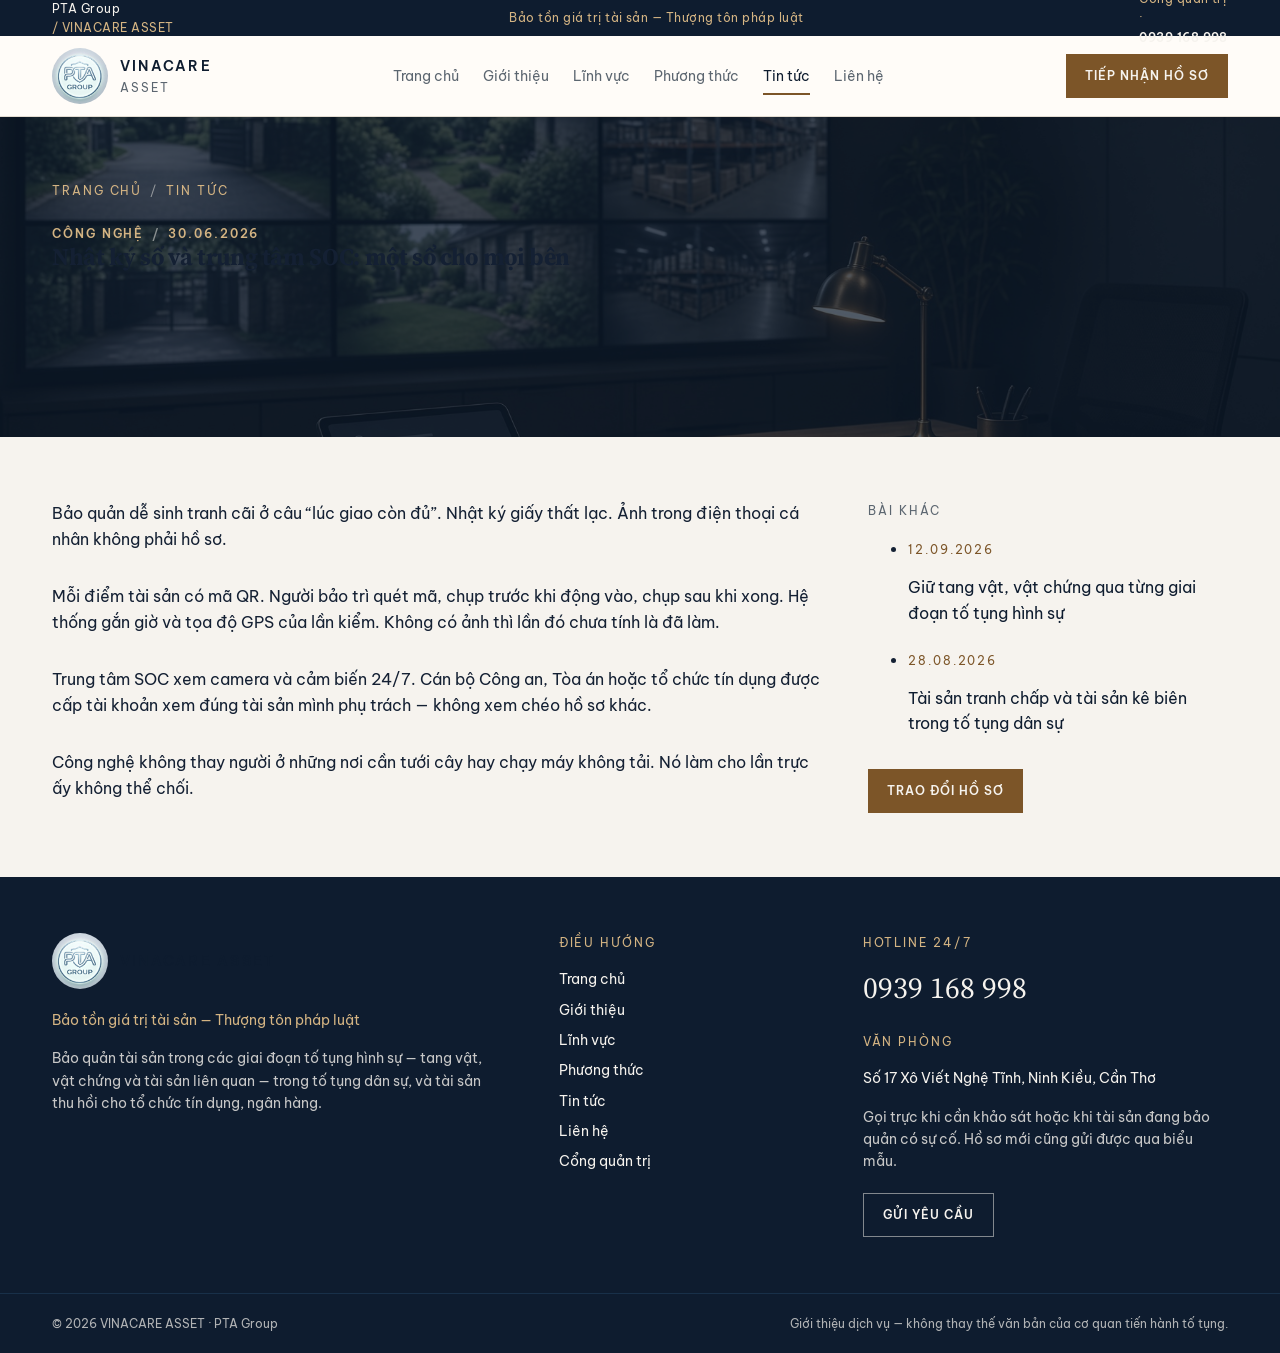
<file: tin-tuc/nhat-ky-so-soc.html>
<!DOCTYPE html>
<html lang="vi">
<head>
  <meta charset="utf-8">
  <meta name="viewport" content="width=device-width, initial-scale=1">
  <title>Nhật ký số và trung tâm SOC: một sổ cho mọi bên · VINACARE ASSET</title>
  <meta name="description" content="Quét mã tại điểm kiểm, ảnh trước — sau, tọa độ người làm. Phòng giám sát mở cho cơ quan được cấp quyền.">
  <meta name="theme-color" content="#0e1c2f">
  <link rel="canonical" href="https://pta-group.github.io/baoquantaisan/">
  <meta property="og:title" content="Nhật ký số và trung tâm SOC: một sổ cho mọi bên · VINACARE ASSET">
  <meta property="og:description" content="Quét mã tại điểm kiểm, ảnh trước — sau, tọa độ người làm. Phòng giám sát mở cho cơ quan được cấp quyền.">
  <meta property="og:image" content="https://pta-group.github.io/baoquantaisan/og.jpg">
  <meta property="og:type" content="website">
  <link rel="icon" type="image/svg+xml" href="../favicon.svg">
  <link rel="preconnect" href="https://fonts.googleapis.com">
  <link rel="preconnect" href="https://fonts.gstatic.com" crossorigin>
  <link rel="stylesheet" href="https://fonts.googleapis.com/css2?family=Be+Vietnam+Pro:ital,wght@0,400;0,500;0,600;0,700;1,400&family=Source+Serif+4:opsz,wght@8..60,500;8..60,600;8..60,700&display=swap">
  <link rel="stylesheet" href="../css/site.css">
  
</head>
<body>
  <a class="sr-only" href="#content">Bỏ qua điều hướng</a>
  <header>
  <div class="site-top">
    <div class="wrap">
      <p>PTA Group<span class="tagline"> / VINACARE ASSET</span></p>
      <p class="tagline">Bảo tồn giá trị tài sản — Thượng tôn pháp luật</p>
      <p>
        <a class="admin-link" href="../quanly.html">Cổng quản trị</a>
        <span class="tagline"> · </span>
        <a class="phone-link" href="tel:+84939168998">0939 168 998</a>
      </p>
    </div>
  </div>
  <div class="site-bar">
    <div class="wrap">
      <a class="brand" href="../index.html">
        <img src="../media/pta-logo.png" alt="Logo PTA Group">
        <span>
          <span class="brand-name">VINACARE</span>
          <span class="brand-sub">ASSET</span>
        </span>
      </a>
      <nav class="site-nav" aria-label="Chính">
            <a href="../index.html">Trang chủ</a>
            <a href="../gioi-thieu.html">Giới thiệu</a>
            <a href="../linh-vuc.html">Lĩnh vực</a>
            <a href="../phuong-thuc.html">Phương thức</a>
            <a href="../tin-tuc.html" class="is-active">Tin tức</a>
            <a href="../lien-he.html">Liên hệ</a>
      </nav>
      <div class="bar-actions">
        <a class="btn btn-brass cta-desktop" href="../lien-he.html">Tiếp nhận hồ sơ</a>
        <button type="button" class="menu-btn" id="menu-btn" aria-expanded="false" aria-controls="mobile-menu">
          <span class="sr-only">Mở menu</span>
          <svg viewBox="0 0 24 24" fill="none" stroke="currentColor" stroke-width="2" aria-hidden="true"><path d="M4 6h16M4 12h16M4 18h16"/></svg>
        </button>
      </div>
    </div>
  </div>
  <div class="mobile-menu" id="mobile-menu">
    <nav class="wrap" aria-label="Di động">
            <a href="../index.html">Trang chủ</a>
            <a href="../gioi-thieu.html">Giới thiệu</a>
            <a href="../linh-vuc.html">Lĩnh vực</a>
            <a href="../phuong-thuc.html">Phương thức</a>
            <a href="../tin-tuc.html" class="is-active">Tin tức</a>
            <a href="../lien-he.html">Liên hệ</a>
      <a class="btn btn-brass" href="../lien-he.html">Tiếp nhận hồ sơ</a>
    </nav>
  </div>
</header>
  <main id="content">
  <article>
  <header class="article-hero">
    <img class="cover" src="../media/soc.jpg" alt="Phòng giám sát màn hình hiện trường">
    <div class="page-shade"></div>
    <div class="wrap">
      <p class="crumb"><a href="../index.html">Trang chủ</a><span>/</span><a href="../tin-tuc.html">Tin tức</a></p>
      <p class="eyebrow mt-6">Công nghệ<span class="crumb"><span>/</span></span><span style="font-variant-numeric:tabular-nums">30.06.2026</span></p>
      <h1>Nhật ký số và trung tâm SOC: một sổ cho mọi bên</h1>
    </div>
  </header>
  <div class="wrap article-grid section-tight">
    <div class="article-body prose"><p>Bảo quản dễ sinh tranh cãi ở câu “lúc giao còn đủ”. Nhật ký giấy thất lạc. Ảnh trong điện thoại cá nhân không phải hồ sơ.</p><p>Mỗi điểm tài sản có mã QR. Người bảo trì quét mã, chụp trước khi động vào, chụp sau khi xong. Hệ thống gắn giờ và tọa độ GPS của lần kiểm. Không có ảnh thì lần đó chưa tính là đã làm.</p><p>Trung tâm SOC xem camera và cảm biến 24/7. Cán bộ Công an, Tòa án hoặc tổ chức tín dụng được cấp tài khoản xem đúng tài sản mình phụ trách — không xem chéo hồ sơ khác.</p><p>Công nghệ không thay người ở những nơi cần tưới cây hay chạy máy không tải. Nó làm cho lần trực ấy không thể chối.</p></div>
    <aside class="article-aside">
      <p class="foot-label" style="color:var(--muted)">Bài khác</p>
      <ul class="aside-list"><li><a href="tang-vat-vat-chung.html"><p class="meta">12.09.2026</p><p class="mt-4" style="color:var(--ink)">Giữ tang vật, vật chứng qua từng giai đoạn tố tụng hình sự</p></a></li><li><a href="tai-san-to-tung-dan-su.html"><p class="meta">28.08.2026</p><p class="mt-4" style="color:var(--ink)">Tài sản tranh chấp và tài sản kê biên trong tố tụng dân sự</p></a></li></ul>
      <a class="btn btn-brass mt-8" href="../lien-he.html">Trao đổi hồ sơ</a>
    </aside>
  </div>
</article>

  </main>
  <footer class="site-footer">
  <div class="wrap footer-grid">
    <div class="foot-brand">
      <div class="brand">
        <img src="../media/pta-logo.png" alt="">
        <p class="brand-name">VINACARE ASSET</p>
      </div>
      <p class="mt-5" style="color:var(--brass-light);max-width:24rem;font-size:.875rem">Bảo tồn giá trị tài sản — Thượng tôn pháp luật</p>
      <p class="mt-4 muted" style="color:rgba(246,243,238,.8);max-width:28rem;font-size:.875rem">Bảo quản tài sản trong các giai đoạn tố tụng hình sự — tang vật, vật chứng và tài sản liên quan — trong tố tụng dân sự, và tài sản thu hồi cho tổ chức tín dụng, ngân hàng.</p>
    </div>
    <div class="foot-nav-col">
      <p class="foot-label">Điều hướng</p>
      <div class="foot-nav">
            <a href="../index.html">Trang chủ</a>
            <a href="../gioi-thieu.html">Giới thiệu</a>
            <a href="../linh-vuc.html">Lĩnh vực</a>
            <a href="../phuong-thuc.html">Phương thức</a>
            <a href="../tin-tuc.html">Tin tức</a>
            <a href="../lien-he.html">Liên hệ</a>
        <a href="../quanly.html">Cổng quản trị</a>
      </div>
    </div>
    <div class="foot-contact">
      <p class="foot-label">Hotline 24/7</p>
      <a class="hotline" href="tel:+84939168998">0939 168 998</a>
      <p class="foot-label mt-5">Văn phòng</p>
      <a class="mt-4" style="display:block;max-width:20rem;font-size:.875rem" href="https://www.google.com/maps/search/?api=1&query=S%E1%BB%91%2017%20X%C3%B4%20Vi%E1%BA%BFt%20Ngh%E1%BB%87%20T%C4%A9nh%2C%20Ninh%20Ki%E1%BB%81u%2C%20C%E1%BA%A7n%20Th%C6%A1">Số 17 Xô Viết Nghệ Tĩnh, Ninh Kiều, Cần Thơ</a>
      <p class="mt-4" style="font-size:.875rem;color:rgba(246,243,238,.8)">Gọi trực khi cần khảo sát hoặc khi tài sản đang bảo quản có sự cố. Hồ sơ mới cũng gửi được qua biểu mẫu.</p>
      <a class="btn btn-ghost mt-5" href="../lien-he.html">Gửi yêu cầu</a>
    </div>
  </div>
  <div class="legal">
    <div class="wrap">
      <p>© 2026 VINACARE ASSET · PTA Group</p>
      <p>Giới thiệu dịch vụ — không thay thế văn bản của cơ quan tiến hành tố tụng.</p>
    </div>
  </div>
</footer>
  <script src="../js/site.js"></script>
</body>
</html>
</file>
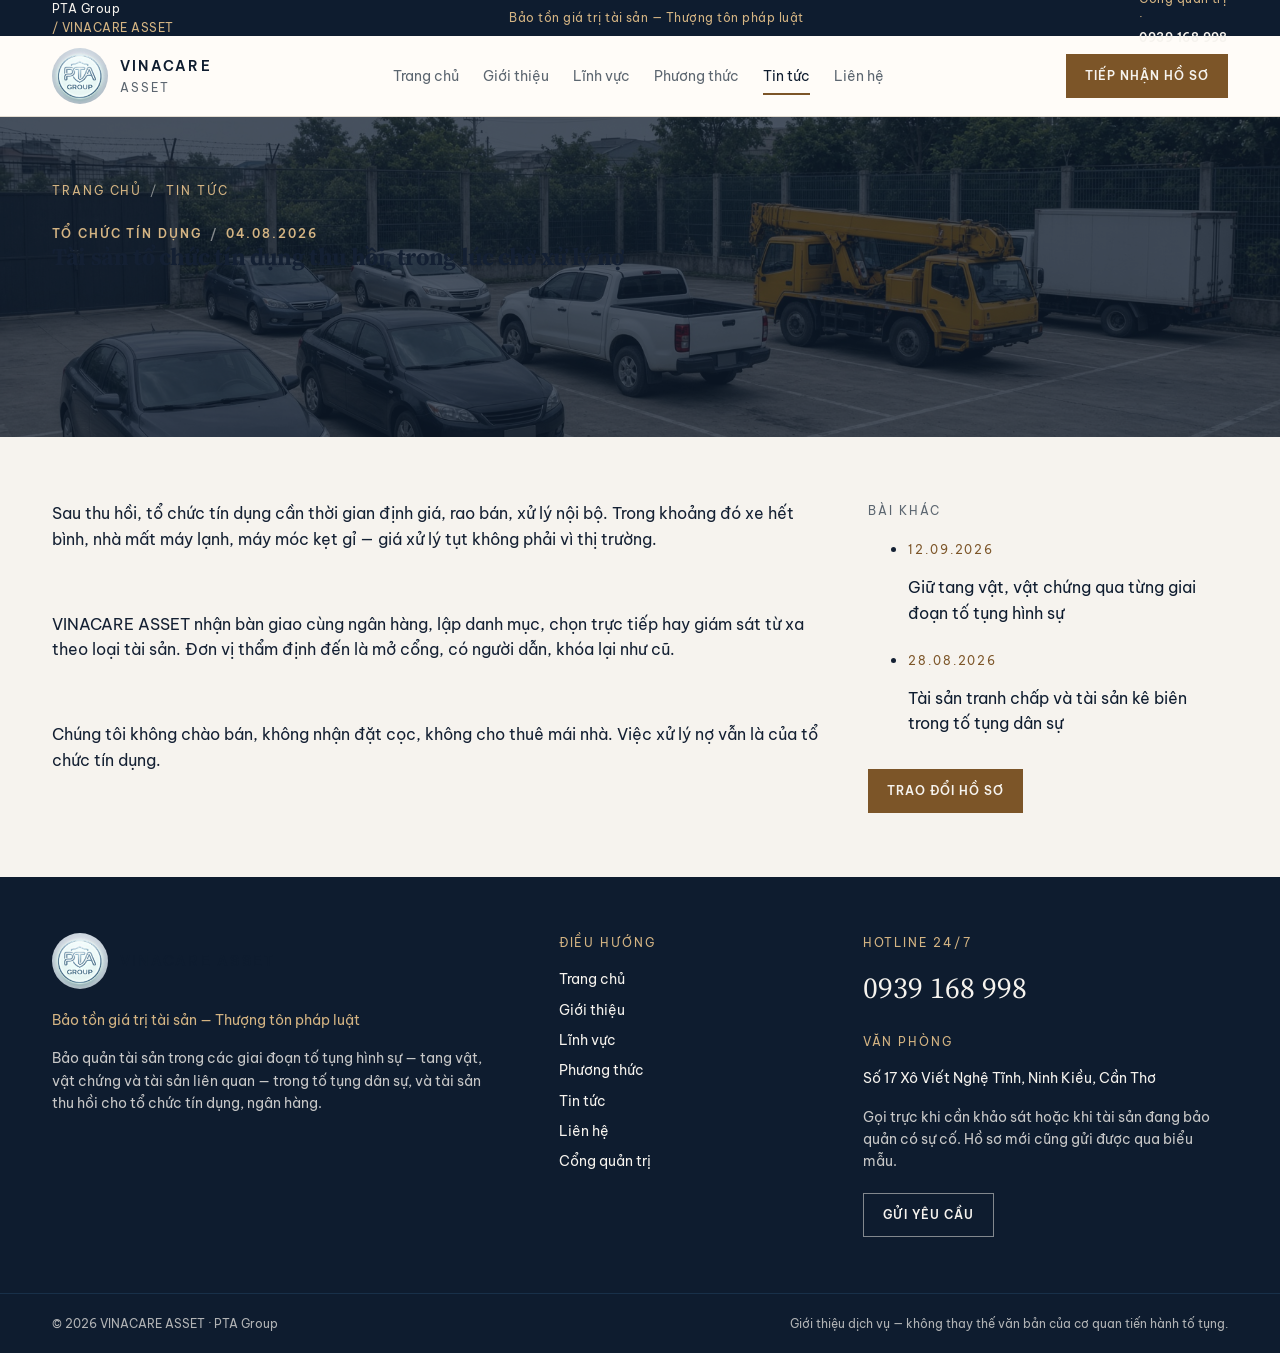
<file: tin-tuc/tai-san-thu-hoi-ngan-hang.html>
<!DOCTYPE html>
<html lang="vi">
<head>
  <meta charset="utf-8">
  <meta name="viewport" content="width=device-width, initial-scale=1">
  <title>Tài sản tổ chức tín dụng thu hồi, trong lúc chờ xử lý nợ · VINACARE ASSET</title>
  <meta name="description" content="Nhà, xe, máy đã nhận bàn giao vẫn xuống cấp từng tháng nếu chỉ rào lại. Bảo quản là để tài sản còn bán được.">
  <meta name="theme-color" content="#0e1c2f">
  <link rel="canonical" href="https://pta-group.github.io/baoquantaisan/">
  <meta property="og:title" content="Tài sản tổ chức tín dụng thu hồi, trong lúc chờ xử lý nợ · VINACARE ASSET">
  <meta property="og:description" content="Nhà, xe, máy đã nhận bàn giao vẫn xuống cấp từng tháng nếu chỉ rào lại. Bảo quản là để tài sản còn bán được.">
  <meta property="og:image" content="https://pta-group.github.io/baoquantaisan/og.jpg">
  <meta property="og:type" content="website">
  <link rel="icon" type="image/svg+xml" href="../favicon.svg">
  <link rel="preconnect" href="https://fonts.googleapis.com">
  <link rel="preconnect" href="https://fonts.gstatic.com" crossorigin>
  <link rel="stylesheet" href="https://fonts.googleapis.com/css2?family=Be+Vietnam+Pro:ital,wght@0,400;0,500;0,600;0,700;1,400&family=Source+Serif+4:opsz,wght@8..60,500;8..60,600;8..60,700&display=swap">
  <link rel="stylesheet" href="../css/site.css">
  
</head>
<body>
  <a class="sr-only" href="#content">Bỏ qua điều hướng</a>
  <header>
  <div class="site-top">
    <div class="wrap">
      <p>PTA Group<span class="tagline"> / VINACARE ASSET</span></p>
      <p class="tagline">Bảo tồn giá trị tài sản — Thượng tôn pháp luật</p>
      <p>
        <a class="admin-link" href="../quanly.html">Cổng quản trị</a>
        <span class="tagline"> · </span>
        <a class="phone-link" href="tel:+84939168998">0939 168 998</a>
      </p>
    </div>
  </div>
  <div class="site-bar">
    <div class="wrap">
      <a class="brand" href="../index.html">
        <img src="../media/pta-logo.png" alt="Logo PTA Group">
        <span>
          <span class="brand-name">VINACARE</span>
          <span class="brand-sub">ASSET</span>
        </span>
      </a>
      <nav class="site-nav" aria-label="Chính">
            <a href="../index.html">Trang chủ</a>
            <a href="../gioi-thieu.html">Giới thiệu</a>
            <a href="../linh-vuc.html">Lĩnh vực</a>
            <a href="../phuong-thuc.html">Phương thức</a>
            <a href="../tin-tuc.html" class="is-active">Tin tức</a>
            <a href="../lien-he.html">Liên hệ</a>
      </nav>
      <div class="bar-actions">
        <a class="btn btn-brass cta-desktop" href="../lien-he.html">Tiếp nhận hồ sơ</a>
        <button type="button" class="menu-btn" id="menu-btn" aria-expanded="false" aria-controls="mobile-menu">
          <span class="sr-only">Mở menu</span>
          <svg viewBox="0 0 24 24" fill="none" stroke="currentColor" stroke-width="2" aria-hidden="true"><path d="M4 6h16M4 12h16M4 18h16"/></svg>
        </button>
      </div>
    </div>
  </div>
  <div class="mobile-menu" id="mobile-menu">
    <nav class="wrap" aria-label="Di động">
            <a href="../index.html">Trang chủ</a>
            <a href="../gioi-thieu.html">Giới thiệu</a>
            <a href="../linh-vuc.html">Lĩnh vực</a>
            <a href="../phuong-thuc.html">Phương thức</a>
            <a href="../tin-tuc.html" class="is-active">Tin tức</a>
            <a href="../lien-he.html">Liên hệ</a>
      <a class="btn btn-brass" href="../lien-he.html">Tiếp nhận hồ sơ</a>
    </nav>
  </div>
</header>
  <main id="content">
  <article>
  <header class="article-hero">
    <img class="cover" src="../media/vehicles.jpg" alt="Bãi phương tiện thu giữ">
    <div class="page-shade"></div>
    <div class="wrap">
      <p class="crumb"><a href="../index.html">Trang chủ</a><span>/</span><a href="../tin-tuc.html">Tin tức</a></p>
      <p class="eyebrow mt-6">Tổ chức tín dụng<span class="crumb"><span>/</span></span><span style="font-variant-numeric:tabular-nums">04.08.2026</span></p>
      <h1>Tài sản tổ chức tín dụng thu hồi, trong lúc chờ xử lý nợ</h1>
    </div>
  </header>
  <div class="wrap article-grid section-tight">
    <div class="article-body prose"><p>Sau thu hồi, tổ chức tín dụng cần thời gian định giá, rao bán, xử lý nội bộ. Trong khoảng đó xe hết bình, nhà mất máy lạnh, máy móc kẹt gỉ — giá xử lý tụt không phải vì thị trường.</p><p>VINACARE ASSET nhận bàn giao cùng ngân hàng, lập danh mục, chọn trực tiếp hay giám sát từ xa theo loại tài sản. Đơn vị thẩm định đến là mở cổng, có người dẫn, khóa lại như cũ.</p><p>Chúng tôi không chào bán, không nhận đặt cọc, không cho thuê mái nhà. Việc xử lý nợ vẫn là của tổ chức tín dụng.</p></div>
    <aside class="article-aside">
      <p class="foot-label" style="color:var(--muted)">Bài khác</p>
      <ul class="aside-list"><li><a href="tang-vat-vat-chung.html"><p class="meta">12.09.2026</p><p class="mt-4" style="color:var(--ink)">Giữ tang vật, vật chứng qua từng giai đoạn tố tụng hình sự</p></a></li><li><a href="tai-san-to-tung-dan-su.html"><p class="meta">28.08.2026</p><p class="mt-4" style="color:var(--ink)">Tài sản tranh chấp và tài sản kê biên trong tố tụng dân sự</p></a></li></ul>
      <a class="btn btn-brass mt-8" href="../lien-he.html">Trao đổi hồ sơ</a>
    </aside>
  </div>
</article>

  </main>
  <footer class="site-footer">
  <div class="wrap footer-grid">
    <div class="foot-brand">
      <div class="brand">
        <img src="../media/pta-logo.png" alt="">
        <p class="brand-name">VINACARE ASSET</p>
      </div>
      <p class="mt-5" style="color:var(--brass-light);max-width:24rem;font-size:.875rem">Bảo tồn giá trị tài sản — Thượng tôn pháp luật</p>
      <p class="mt-4 muted" style="color:rgba(246,243,238,.8);max-width:28rem;font-size:.875rem">Bảo quản tài sản trong các giai đoạn tố tụng hình sự — tang vật, vật chứng và tài sản liên quan — trong tố tụng dân sự, và tài sản thu hồi cho tổ chức tín dụng, ngân hàng.</p>
    </div>
    <div class="foot-nav-col">
      <p class="foot-label">Điều hướng</p>
      <div class="foot-nav">
            <a href="../index.html">Trang chủ</a>
            <a href="../gioi-thieu.html">Giới thiệu</a>
            <a href="../linh-vuc.html">Lĩnh vực</a>
            <a href="../phuong-thuc.html">Phương thức</a>
            <a href="../tin-tuc.html">Tin tức</a>
            <a href="../lien-he.html">Liên hệ</a>
        <a href="../quanly.html">Cổng quản trị</a>
      </div>
    </div>
    <div class="foot-contact">
      <p class="foot-label">Hotline 24/7</p>
      <a class="hotline" href="tel:+84939168998">0939 168 998</a>
      <p class="foot-label mt-5">Văn phòng</p>
      <a class="mt-4" style="display:block;max-width:20rem;font-size:.875rem" href="https://www.google.com/maps/search/?api=1&query=S%E1%BB%91%2017%20X%C3%B4%20Vi%E1%BA%BFt%20Ngh%E1%BB%87%20T%C4%A9nh%2C%20Ninh%20Ki%E1%BB%81u%2C%20C%E1%BA%A7n%20Th%C6%A1">Số 17 Xô Viết Nghệ Tĩnh, Ninh Kiều, Cần Thơ</a>
      <p class="mt-4" style="font-size:.875rem;color:rgba(246,243,238,.8)">Gọi trực khi cần khảo sát hoặc khi tài sản đang bảo quản có sự cố. Hồ sơ mới cũng gửi được qua biểu mẫu.</p>
      <a class="btn btn-ghost mt-5" href="../lien-he.html">Gửi yêu cầu</a>
    </div>
  </div>
  <div class="legal">
    <div class="wrap">
      <p>© 2026 VINACARE ASSET · PTA Group</p>
      <p>Giới thiệu dịch vụ — không thay thế văn bản của cơ quan tiến hành tố tụng.</p>
    </div>
  </div>
</footer>
  <script src="../js/site.js"></script>
</body>
</html>
</file>
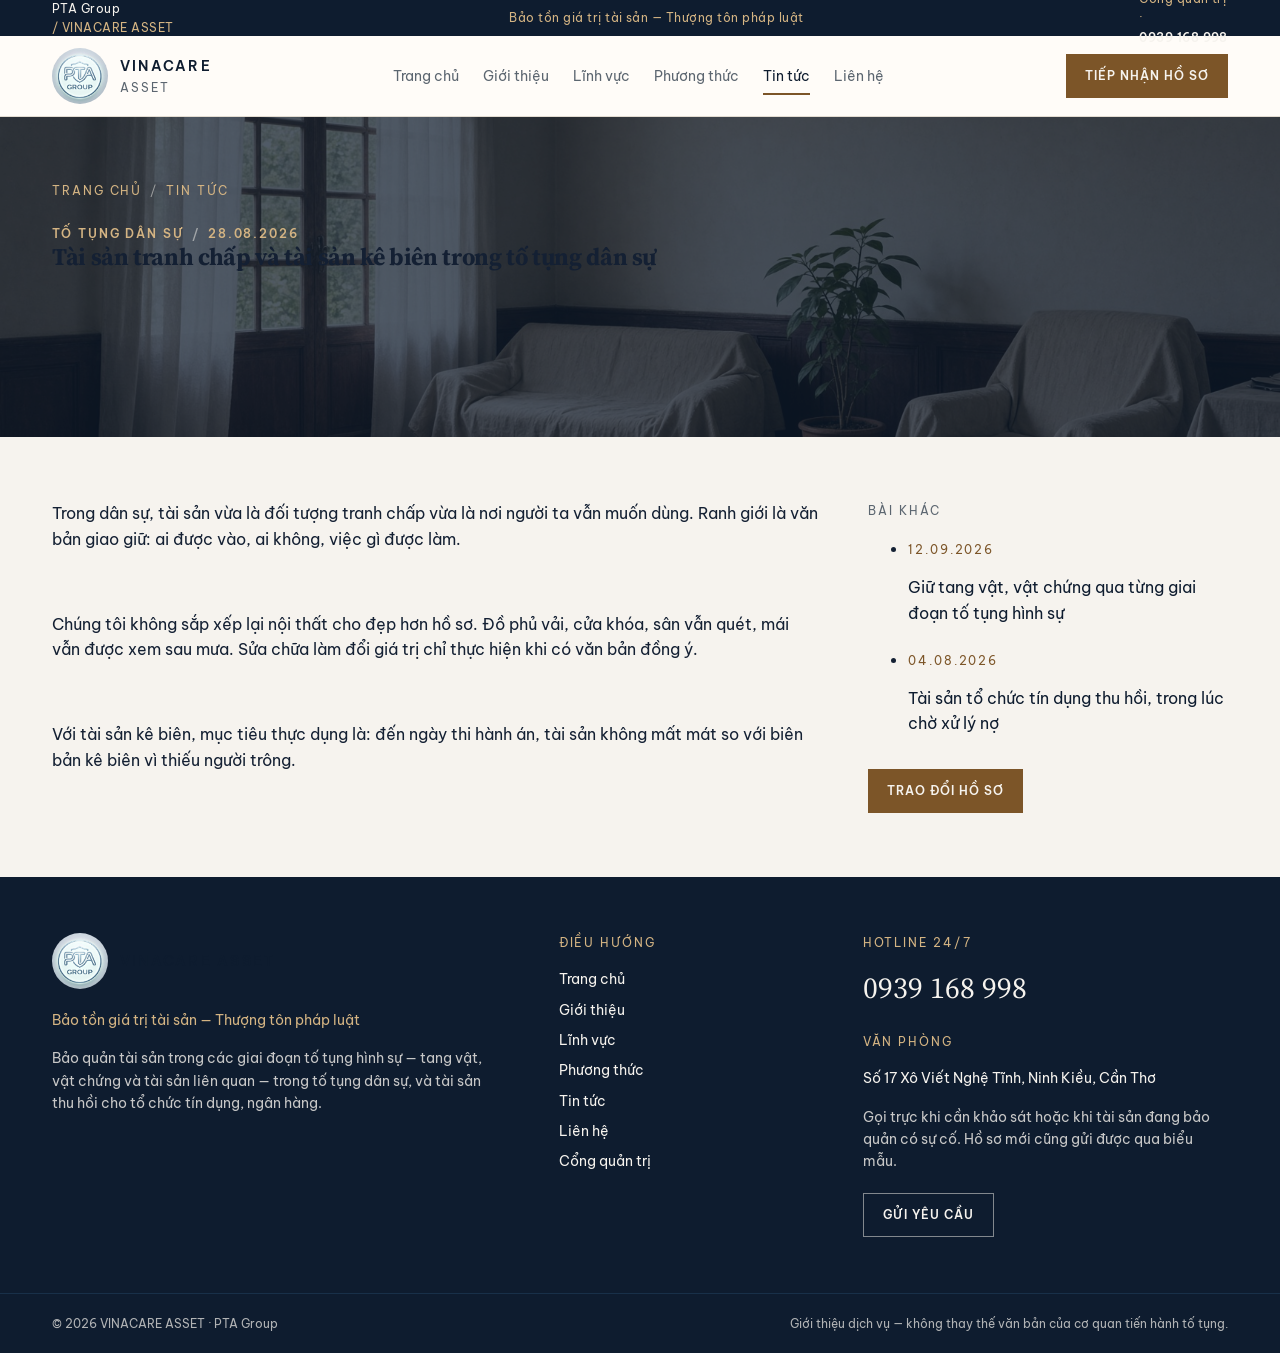
<file: tin-tuc/tai-san-to-tung-dan-su.html>
<!DOCTYPE html>
<html lang="vi">
<head>
  <meta charset="utf-8">
  <meta name="viewport" content="width=device-width, initial-scale=1">
  <title>Tài sản tranh chấp và tài sản kê biên trong tố tụng dân sự · VINACARE ASSET</title>
  <meta name="description" content="Một căn nhà đang kiện không phải là căn nhà bỏ không. Giữ hiện trạng để còn đối chiếu khi định giá và khi thi hành án.">
  <meta name="theme-color" content="#0e1c2f">
  <link rel="canonical" href="https://pta-group.github.io/baoquantaisan/">
  <meta property="og:title" content="Tài sản tranh chấp và tài sản kê biên trong tố tụng dân sự · VINACARE ASSET">
  <meta property="og:description" content="Một căn nhà đang kiện không phải là căn nhà bỏ không. Giữ hiện trạng để còn đối chiếu khi định giá và khi thi hành án.">
  <meta property="og:image" content="https://pta-group.github.io/baoquantaisan/og.jpg">
  <meta property="og:type" content="website">
  <link rel="icon" type="image/svg+xml" href="../favicon.svg">
  <link rel="preconnect" href="https://fonts.googleapis.com">
  <link rel="preconnect" href="https://fonts.gstatic.com" crossorigin>
  <link rel="stylesheet" href="https://fonts.googleapis.com/css2?family=Be+Vietnam+Pro:ital,wght@0,400;0,500;0,600;0,700;1,400&family=Source+Serif+4:opsz,wght@8..60,500;8..60,600;8..60,700&display=swap">
  <link rel="stylesheet" href="../css/site.css">
  
</head>
<body>
  <a class="sr-only" href="#content">Bỏ qua điều hướng</a>
  <header>
  <div class="site-top">
    <div class="wrap">
      <p>PTA Group<span class="tagline"> / VINACARE ASSET</span></p>
      <p class="tagline">Bảo tồn giá trị tài sản — Thượng tôn pháp luật</p>
      <p>
        <a class="admin-link" href="../quanly.html">Cổng quản trị</a>
        <span class="tagline"> · </span>
        <a class="phone-link" href="tel:+84939168998">0939 168 998</a>
      </p>
    </div>
  </div>
  <div class="site-bar">
    <div class="wrap">
      <a class="brand" href="../index.html">
        <img src="../media/pta-logo.png" alt="Logo PTA Group">
        <span>
          <span class="brand-name">VINACARE</span>
          <span class="brand-sub">ASSET</span>
        </span>
      </a>
      <nav class="site-nav" aria-label="Chính">
            <a href="../index.html">Trang chủ</a>
            <a href="../gioi-thieu.html">Giới thiệu</a>
            <a href="../linh-vuc.html">Lĩnh vực</a>
            <a href="../phuong-thuc.html">Phương thức</a>
            <a href="../tin-tuc.html" class="is-active">Tin tức</a>
            <a href="../lien-he.html">Liên hệ</a>
      </nav>
      <div class="bar-actions">
        <a class="btn btn-brass cta-desktop" href="../lien-he.html">Tiếp nhận hồ sơ</a>
        <button type="button" class="menu-btn" id="menu-btn" aria-expanded="false" aria-controls="mobile-menu">
          <span class="sr-only">Mở menu</span>
          <svg viewBox="0 0 24 24" fill="none" stroke="currentColor" stroke-width="2" aria-hidden="true"><path d="M4 6h16M4 12h16M4 18h16"/></svg>
        </button>
      </div>
    </div>
  </div>
  <div class="mobile-menu" id="mobile-menu">
    <nav class="wrap" aria-label="Di động">
            <a href="../index.html">Trang chủ</a>
            <a href="../gioi-thieu.html">Giới thiệu</a>
            <a href="../linh-vuc.html">Lĩnh vực</a>
            <a href="../phuong-thuc.html">Phương thức</a>
            <a href="../tin-tuc.html" class="is-active">Tin tức</a>
            <a href="../lien-he.html">Liên hệ</a>
      <a class="btn btn-brass" href="../lien-he.html">Tiếp nhận hồ sơ</a>
    </nav>
  </div>
</header>
  <main id="content">
  <article>
  <header class="article-hero">
    <img class="cover" src="../media/interior.jpg" alt="Nội thất nhà được phủ kín, chờ giải quyết tranh chấp">
    <div class="page-shade"></div>
    <div class="wrap">
      <p class="crumb"><a href="../index.html">Trang chủ</a><span>/</span><a href="../tin-tuc.html">Tin tức</a></p>
      <p class="eyebrow mt-6">Tố tụng dân sự<span class="crumb"><span>/</span></span><span style="font-variant-numeric:tabular-nums">28.08.2026</span></p>
      <h1>Tài sản tranh chấp và tài sản kê biên trong tố tụng dân sự</h1>
    </div>
  </header>
  <div class="wrap article-grid section-tight">
    <div class="article-body prose"><p>Trong dân sự, tài sản vừa là đối tượng tranh chấp vừa là nơi người ta vẫn muốn dùng. Ranh giới là văn bản giao giữ: ai được vào, ai không, việc gì được làm.</p><p>Chúng tôi không sắp xếp lại nội thất cho đẹp hơn hồ sơ. Đồ phủ vải, cửa khóa, sân vẫn quét, mái vẫn được xem sau mưa. Sửa chữa làm đổi giá trị chỉ thực hiện khi có văn bản đồng ý.</p><p>Với tài sản kê biên, mục tiêu thực dụng là: đến ngày thi hành án, tài sản không mất mát so với biên bản kê biên vì thiếu người trông.</p></div>
    <aside class="article-aside">
      <p class="foot-label" style="color:var(--muted)">Bài khác</p>
      <ul class="aside-list"><li><a href="tang-vat-vat-chung.html"><p class="meta">12.09.2026</p><p class="mt-4" style="color:var(--ink)">Giữ tang vật, vật chứng qua từng giai đoạn tố tụng hình sự</p></a></li><li><a href="tai-san-thu-hoi-ngan-hang.html"><p class="meta">04.08.2026</p><p class="mt-4" style="color:var(--ink)">Tài sản tổ chức tín dụng thu hồi, trong lúc chờ xử lý nợ</p></a></li></ul>
      <a class="btn btn-brass mt-8" href="../lien-he.html">Trao đổi hồ sơ</a>
    </aside>
  </div>
</article>

  </main>
  <footer class="site-footer">
  <div class="wrap footer-grid">
    <div class="foot-brand">
      <div class="brand">
        <img src="../media/pta-logo.png" alt="">
        <p class="brand-name">VINACARE ASSET</p>
      </div>
      <p class="mt-5" style="color:var(--brass-light);max-width:24rem;font-size:.875rem">Bảo tồn giá trị tài sản — Thượng tôn pháp luật</p>
      <p class="mt-4 muted" style="color:rgba(246,243,238,.8);max-width:28rem;font-size:.875rem">Bảo quản tài sản trong các giai đoạn tố tụng hình sự — tang vật, vật chứng và tài sản liên quan — trong tố tụng dân sự, và tài sản thu hồi cho tổ chức tín dụng, ngân hàng.</p>
    </div>
    <div class="foot-nav-col">
      <p class="foot-label">Điều hướng</p>
      <div class="foot-nav">
            <a href="../index.html">Trang chủ</a>
            <a href="../gioi-thieu.html">Giới thiệu</a>
            <a href="../linh-vuc.html">Lĩnh vực</a>
            <a href="../phuong-thuc.html">Phương thức</a>
            <a href="../tin-tuc.html">Tin tức</a>
            <a href="../lien-he.html">Liên hệ</a>
        <a href="../quanly.html">Cổng quản trị</a>
      </div>
    </div>
    <div class="foot-contact">
      <p class="foot-label">Hotline 24/7</p>
      <a class="hotline" href="tel:+84939168998">0939 168 998</a>
      <p class="foot-label mt-5">Văn phòng</p>
      <a class="mt-4" style="display:block;max-width:20rem;font-size:.875rem" href="https://www.google.com/maps/search/?api=1&query=S%E1%BB%91%2017%20X%C3%B4%20Vi%E1%BA%BFt%20Ngh%E1%BB%87%20T%C4%A9nh%2C%20Ninh%20Ki%E1%BB%81u%2C%20C%E1%BA%A7n%20Th%C6%A1">Số 17 Xô Viết Nghệ Tĩnh, Ninh Kiều, Cần Thơ</a>
      <p class="mt-4" style="font-size:.875rem;color:rgba(246,243,238,.8)">Gọi trực khi cần khảo sát hoặc khi tài sản đang bảo quản có sự cố. Hồ sơ mới cũng gửi được qua biểu mẫu.</p>
      <a class="btn btn-ghost mt-5" href="../lien-he.html">Gửi yêu cầu</a>
    </div>
  </div>
  <div class="legal">
    <div class="wrap">
      <p>© 2026 VINACARE ASSET · PTA Group</p>
      <p>Giới thiệu dịch vụ — không thay thế văn bản của cơ quan tiến hành tố tụng.</p>
    </div>
  </div>
</footer>
  <script src="../js/site.js"></script>
</body>
</html>
</file>
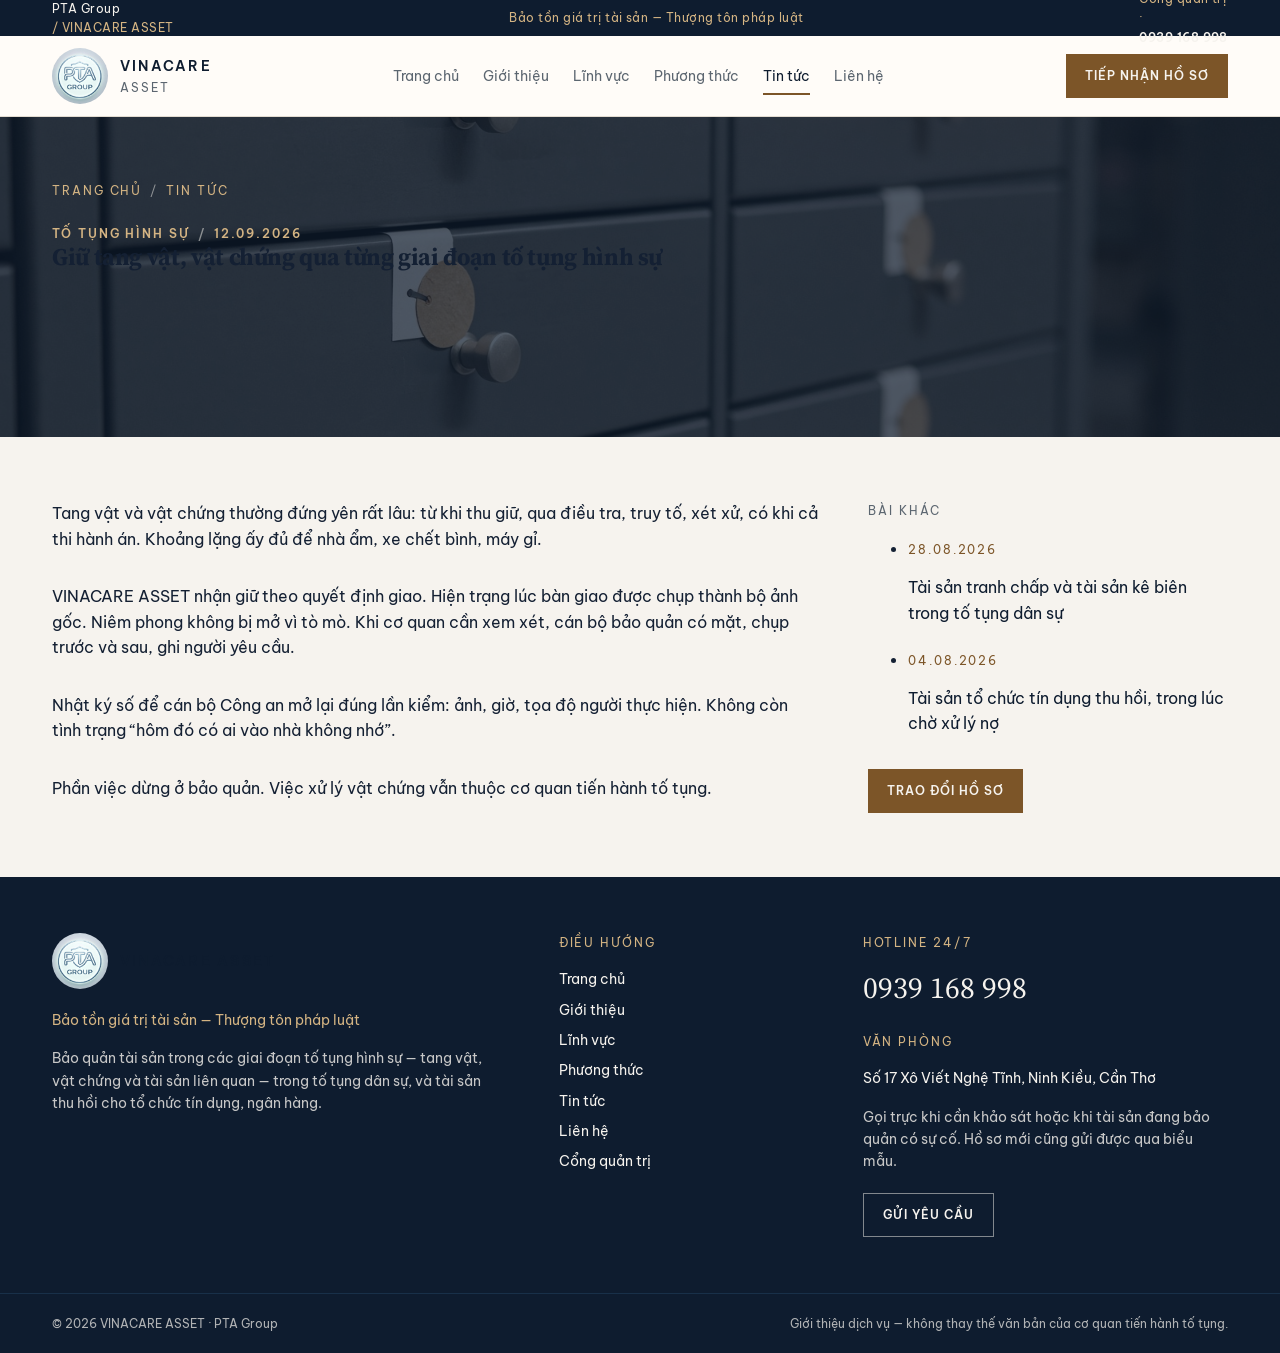
<file: tin-tuc/tang-vat-vat-chung.html>
<!DOCTYPE html>
<html lang="vi">
<head>
  <meta charset="utf-8">
  <meta name="viewport" content="width=device-width, initial-scale=1">
  <title>Giữ tang vật, vật chứng qua từng giai đoạn tố tụng hình sự · VINACARE ASSET</title>
  <meta name="description" content="Niêm phong chỉ là mốc đầu. Tài sản còn phải sống được đến khi vụ án kết thúc — không mốc, không mất phụ tùng, không bị mở ngoài biên bản.">
  <meta name="theme-color" content="#0e1c2f">
  <link rel="canonical" href="https://pta-group.github.io/baoquantaisan/">
  <meta property="og:title" content="Giữ tang vật, vật chứng qua từng giai đoạn tố tụng hình sự · VINACARE ASSET">
  <meta property="og:description" content="Niêm phong chỉ là mốc đầu. Tài sản còn phải sống được đến khi vụ án kết thúc — không mốc, không mất phụ tùng, không bị mở ngoài biên bản.">
  <meta property="og:image" content="https://pta-group.github.io/baoquantaisan/og.jpg">
  <meta property="og:type" content="website">
  <link rel="icon" type="image/svg+xml" href="../favicon.svg">
  <link rel="preconnect" href="https://fonts.googleapis.com">
  <link rel="preconnect" href="https://fonts.gstatic.com" crossorigin>
  <link rel="stylesheet" href="https://fonts.googleapis.com/css2?family=Be+Vietnam+Pro:ital,wght@0,400;0,500;0,600;0,700;1,400&family=Source+Serif+4:opsz,wght@8..60,500;8..60,600;8..60,700&display=swap">
  <link rel="stylesheet" href="../css/site.css">
  
</head>
<body>
  <a class="sr-only" href="#content">Bỏ qua điều hướng</a>
  <header>
  <div class="site-top">
    <div class="wrap">
      <p>PTA Group<span class="tagline"> / VINACARE ASSET</span></p>
      <p class="tagline">Bảo tồn giá trị tài sản — Thượng tôn pháp luật</p>
      <p>
        <a class="admin-link" href="../quanly.html">Cổng quản trị</a>
        <span class="tagline"> · </span>
        <a class="phone-link" href="tel:+84939168998">0939 168 998</a>
      </p>
    </div>
  </div>
  <div class="site-bar">
    <div class="wrap">
      <a class="brand" href="../index.html">
        <img src="../media/pta-logo.png" alt="Logo PTA Group">
        <span>
          <span class="brand-name">VINACARE</span>
          <span class="brand-sub">ASSET</span>
        </span>
      </a>
      <nav class="site-nav" aria-label="Chính">
            <a href="../index.html">Trang chủ</a>
            <a href="../gioi-thieu.html">Giới thiệu</a>
            <a href="../linh-vuc.html">Lĩnh vực</a>
            <a href="../phuong-thuc.html">Phương thức</a>
            <a href="../tin-tuc.html" class="is-active">Tin tức</a>
            <a href="../lien-he.html">Liên hệ</a>
      </nav>
      <div class="bar-actions">
        <a class="btn btn-brass cta-desktop" href="../lien-he.html">Tiếp nhận hồ sơ</a>
        <button type="button" class="menu-btn" id="menu-btn" aria-expanded="false" aria-controls="mobile-menu">
          <span class="sr-only">Mở menu</span>
          <svg viewBox="0 0 24 24" fill="none" stroke="currentColor" stroke-width="2" aria-hidden="true"><path d="M4 6h16M4 12h16M4 18h16"/></svg>
        </button>
      </div>
    </div>
  </div>
  <div class="mobile-menu" id="mobile-menu">
    <nav class="wrap" aria-label="Di động">
            <a href="../index.html">Trang chủ</a>
            <a href="../gioi-thieu.html">Giới thiệu</a>
            <a href="../linh-vuc.html">Lĩnh vực</a>
            <a href="../phuong-thuc.html">Phương thức</a>
            <a href="../tin-tuc.html" class="is-active">Tin tức</a>
            <a href="../lien-he.html">Liên hệ</a>
      <a class="btn btn-brass" href="../lien-he.html">Tiếp nhận hồ sơ</a>
    </nav>
  </div>
</header>
  <main id="content">
  <article>
  <header class="article-hero">
    <img class="cover" src="../media/evidence.jpg" alt="Tủ hồ sơ được niêm phong">
    <div class="page-shade"></div>
    <div class="wrap">
      <p class="crumb"><a href="../index.html">Trang chủ</a><span>/</span><a href="../tin-tuc.html">Tin tức</a></p>
      <p class="eyebrow mt-6">Tố tụng hình sự<span class="crumb"><span>/</span></span><span style="font-variant-numeric:tabular-nums">12.09.2026</span></p>
      <h1>Giữ tang vật, vật chứng qua từng giai đoạn tố tụng hình sự</h1>
    </div>
  </header>
  <div class="wrap article-grid section-tight">
    <div class="article-body prose"><p>Tang vật và vật chứng thường đứng yên rất lâu: từ khi thu giữ, qua điều tra, truy tố, xét xử, có khi cả thi hành án. Khoảng lặng ấy đủ để nhà ẩm, xe chết bình, máy gỉ.</p><p>VINACARE ASSET nhận giữ theo quyết định giao. Hiện trạng lúc bàn giao được chụp thành bộ ảnh gốc. Niêm phong không bị mở vì tò mò. Khi cơ quan cần xem xét, cán bộ bảo quản có mặt, chụp trước và sau, ghi người yêu cầu.</p><p>Nhật ký số để cán bộ Công an mở lại đúng lần kiểm: ảnh, giờ, tọa độ người thực hiện. Không còn tình trạng “hôm đó có ai vào nhà không nhớ”.</p><p>Phần việc dừng ở bảo quản. Việc xử lý vật chứng vẫn thuộc cơ quan tiến hành tố tụng.</p></div>
    <aside class="article-aside">
      <p class="foot-label" style="color:var(--muted)">Bài khác</p>
      <ul class="aside-list"><li><a href="tai-san-to-tung-dan-su.html"><p class="meta">28.08.2026</p><p class="mt-4" style="color:var(--ink)">Tài sản tranh chấp và tài sản kê biên trong tố tụng dân sự</p></a></li><li><a href="tai-san-thu-hoi-ngan-hang.html"><p class="meta">04.08.2026</p><p class="mt-4" style="color:var(--ink)">Tài sản tổ chức tín dụng thu hồi, trong lúc chờ xử lý nợ</p></a></li></ul>
      <a class="btn btn-brass mt-8" href="../lien-he.html">Trao đổi hồ sơ</a>
    </aside>
  </div>
</article>

  </main>
  <footer class="site-footer">
  <div class="wrap footer-grid">
    <div class="foot-brand">
      <div class="brand">
        <img src="../media/pta-logo.png" alt="">
        <p class="brand-name">VINACARE ASSET</p>
      </div>
      <p class="mt-5" style="color:var(--brass-light);max-width:24rem;font-size:.875rem">Bảo tồn giá trị tài sản — Thượng tôn pháp luật</p>
      <p class="mt-4 muted" style="color:rgba(246,243,238,.8);max-width:28rem;font-size:.875rem">Bảo quản tài sản trong các giai đoạn tố tụng hình sự — tang vật, vật chứng và tài sản liên quan — trong tố tụng dân sự, và tài sản thu hồi cho tổ chức tín dụng, ngân hàng.</p>
    </div>
    <div class="foot-nav-col">
      <p class="foot-label">Điều hướng</p>
      <div class="foot-nav">
            <a href="../index.html">Trang chủ</a>
            <a href="../gioi-thieu.html">Giới thiệu</a>
            <a href="../linh-vuc.html">Lĩnh vực</a>
            <a href="../phuong-thuc.html">Phương thức</a>
            <a href="../tin-tuc.html">Tin tức</a>
            <a href="../lien-he.html">Liên hệ</a>
        <a href="../quanly.html">Cổng quản trị</a>
      </div>
    </div>
    <div class="foot-contact">
      <p class="foot-label">Hotline 24/7</p>
      <a class="hotline" href="tel:+84939168998">0939 168 998</a>
      <p class="foot-label mt-5">Văn phòng</p>
      <a class="mt-4" style="display:block;max-width:20rem;font-size:.875rem" href="https://www.google.com/maps/search/?api=1&query=S%E1%BB%91%2017%20X%C3%B4%20Vi%E1%BA%BFt%20Ngh%E1%BB%87%20T%C4%A9nh%2C%20Ninh%20Ki%E1%BB%81u%2C%20C%E1%BA%A7n%20Th%C6%A1">Số 17 Xô Viết Nghệ Tĩnh, Ninh Kiều, Cần Thơ</a>
      <p class="mt-4" style="font-size:.875rem;color:rgba(246,243,238,.8)">Gọi trực khi cần khảo sát hoặc khi tài sản đang bảo quản có sự cố. Hồ sơ mới cũng gửi được qua biểu mẫu.</p>
      <a class="btn btn-ghost mt-5" href="../lien-he.html">Gửi yêu cầu</a>
    </div>
  </div>
  <div class="legal">
    <div class="wrap">
      <p>© 2026 VINACARE ASSET · PTA Group</p>
      <p>Giới thiệu dịch vụ — không thay thế văn bản của cơ quan tiến hành tố tụng.</p>
    </div>
  </div>
</footer>
  <script src="../js/site.js"></script>
</body>
</html>
</file>
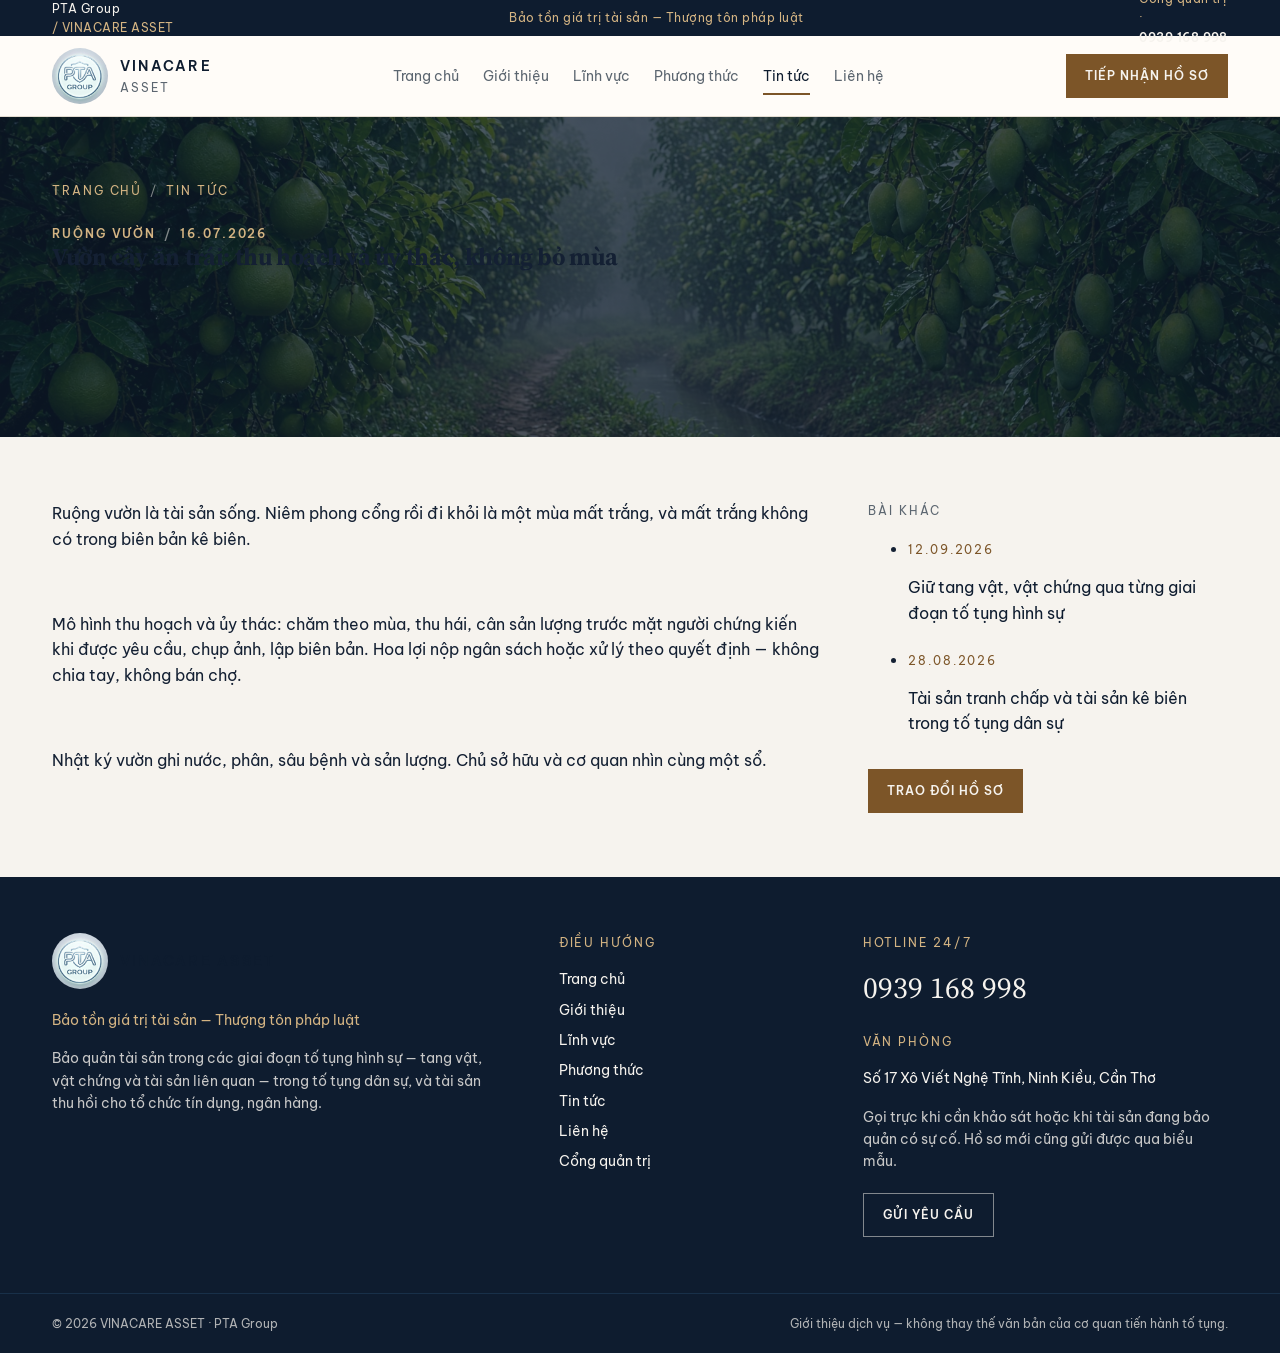
<file: tin-tuc/vuon-cay-an-trai.html>
<!DOCTYPE html>
<html lang="vi">
<head>
  <meta charset="utf-8">
  <meta name="viewport" content="width=device-width, initial-scale=1">
  <title>Vườn cây ăn trái: thu hoạch và ủy thác, không bỏ mùa · VINACARE ASSET</title>
  <meta name="description" content="Cây không chờ án xong. Trái chín phải được hái, cân và ghi vào sổ — hoa lợi đi đúng nơi quy định.">
  <meta name="theme-color" content="#0e1c2f">
  <link rel="canonical" href="https://pta-group.github.io/baoquantaisan/">
  <meta property="og:title" content="Vườn cây ăn trái: thu hoạch và ủy thác, không bỏ mùa · VINACARE ASSET">
  <meta property="og:description" content="Cây không chờ án xong. Trái chín phải được hái, cân và ghi vào sổ — hoa lợi đi đúng nơi quy định.">
  <meta property="og:image" content="https://pta-group.github.io/baoquantaisan/og.jpg">
  <meta property="og:type" content="website">
  <link rel="icon" type="image/svg+xml" href="../favicon.svg">
  <link rel="preconnect" href="https://fonts.googleapis.com">
  <link rel="preconnect" href="https://fonts.gstatic.com" crossorigin>
  <link rel="stylesheet" href="https://fonts.googleapis.com/css2?family=Be+Vietnam+Pro:ital,wght@0,400;0,500;0,600;0,700;1,400&family=Source+Serif+4:opsz,wght@8..60,500;8..60,600;8..60,700&display=swap">
  <link rel="stylesheet" href="../css/site.css">
  
</head>
<body>
  <a class="sr-only" href="#content">Bỏ qua điều hướng</a>
  <header>
  <div class="site-top">
    <div class="wrap">
      <p>PTA Group<span class="tagline"> / VINACARE ASSET</span></p>
      <p class="tagline">Bảo tồn giá trị tài sản — Thượng tôn pháp luật</p>
      <p>
        <a class="admin-link" href="../quanly.html">Cổng quản trị</a>
        <span class="tagline"> · </span>
        <a class="phone-link" href="tel:+84939168998">0939 168 998</a>
      </p>
    </div>
  </div>
  <div class="site-bar">
    <div class="wrap">
      <a class="brand" href="../index.html">
        <img src="../media/pta-logo.png" alt="Logo PTA Group">
        <span>
          <span class="brand-name">VINACARE</span>
          <span class="brand-sub">ASSET</span>
        </span>
      </a>
      <nav class="site-nav" aria-label="Chính">
            <a href="../index.html">Trang chủ</a>
            <a href="../gioi-thieu.html">Giới thiệu</a>
            <a href="../linh-vuc.html">Lĩnh vực</a>
            <a href="../phuong-thuc.html">Phương thức</a>
            <a href="../tin-tuc.html" class="is-active">Tin tức</a>
            <a href="../lien-he.html">Liên hệ</a>
      </nav>
      <div class="bar-actions">
        <a class="btn btn-brass cta-desktop" href="../lien-he.html">Tiếp nhận hồ sơ</a>
        <button type="button" class="menu-btn" id="menu-btn" aria-expanded="false" aria-controls="mobile-menu">
          <span class="sr-only">Mở menu</span>
          <svg viewBox="0 0 24 24" fill="none" stroke="currentColor" stroke-width="2" aria-hidden="true"><path d="M4 6h16M4 12h16M4 18h16"/></svg>
        </button>
      </div>
    </div>
  </div>
  <div class="mobile-menu" id="mobile-menu">
    <nav class="wrap" aria-label="Di động">
            <a href="../index.html">Trang chủ</a>
            <a href="../gioi-thieu.html">Giới thiệu</a>
            <a href="../linh-vuc.html">Lĩnh vực</a>
            <a href="../phuong-thuc.html">Phương thức</a>
            <a href="../tin-tuc.html" class="is-active">Tin tức</a>
            <a href="../lien-he.html">Liên hệ</a>
      <a class="btn btn-brass" href="../lien-he.html">Tiếp nhận hồ sơ</a>
    </nav>
  </div>
</header>
  <main id="content">
  <article>
  <header class="article-hero">
    <img class="cover" src="../media/orchard.jpg" alt="Hàng cây ăn trái trong vườn">
    <div class="page-shade"></div>
    <div class="wrap">
      <p class="crumb"><a href="../index.html">Trang chủ</a><span>/</span><a href="../tin-tuc.html">Tin tức</a></p>
      <p class="eyebrow mt-6">Ruộng vườn<span class="crumb"><span>/</span></span><span style="font-variant-numeric:tabular-nums">16.07.2026</span></p>
      <h1>Vườn cây ăn trái: thu hoạch và ủy thác, không bỏ mùa</h1>
    </div>
  </header>
  <div class="wrap article-grid section-tight">
    <div class="article-body prose"><p>Ruộng vườn là tài sản sống. Niêm phong cổng rồi đi khỏi là một mùa mất trắng, và mất trắng không có trong biên bản kê biên.</p><p>Mô hình thu hoạch và ủy thác: chăm theo mùa, thu hái, cân sản lượng trước mặt người chứng kiến khi được yêu cầu, chụp ảnh, lập biên bản. Hoa lợi nộp ngân sách hoặc xử lý theo quyết định — không chia tay, không bán chợ.</p><p>Nhật ký vườn ghi nước, phân, sâu bệnh và sản lượng. Chủ sở hữu và cơ quan nhìn cùng một sổ.</p></div>
    <aside class="article-aside">
      <p class="foot-label" style="color:var(--muted)">Bài khác</p>
      <ul class="aside-list"><li><a href="tang-vat-vat-chung.html"><p class="meta">12.09.2026</p><p class="mt-4" style="color:var(--ink)">Giữ tang vật, vật chứng qua từng giai đoạn tố tụng hình sự</p></a></li><li><a href="tai-san-to-tung-dan-su.html"><p class="meta">28.08.2026</p><p class="mt-4" style="color:var(--ink)">Tài sản tranh chấp và tài sản kê biên trong tố tụng dân sự</p></a></li></ul>
      <a class="btn btn-brass mt-8" href="../lien-he.html">Trao đổi hồ sơ</a>
    </aside>
  </div>
</article>

  </main>
  <footer class="site-footer">
  <div class="wrap footer-grid">
    <div class="foot-brand">
      <div class="brand">
        <img src="../media/pta-logo.png" alt="">
        <p class="brand-name">VINACARE ASSET</p>
      </div>
      <p class="mt-5" style="color:var(--brass-light);max-width:24rem;font-size:.875rem">Bảo tồn giá trị tài sản — Thượng tôn pháp luật</p>
      <p class="mt-4 muted" style="color:rgba(246,243,238,.8);max-width:28rem;font-size:.875rem">Bảo quản tài sản trong các giai đoạn tố tụng hình sự — tang vật, vật chứng và tài sản liên quan — trong tố tụng dân sự, và tài sản thu hồi cho tổ chức tín dụng, ngân hàng.</p>
    </div>
    <div class="foot-nav-col">
      <p class="foot-label">Điều hướng</p>
      <div class="foot-nav">
            <a href="../index.html">Trang chủ</a>
            <a href="../gioi-thieu.html">Giới thiệu</a>
            <a href="../linh-vuc.html">Lĩnh vực</a>
            <a href="../phuong-thuc.html">Phương thức</a>
            <a href="../tin-tuc.html">Tin tức</a>
            <a href="../lien-he.html">Liên hệ</a>
        <a href="../quanly.html">Cổng quản trị</a>
      </div>
    </div>
    <div class="foot-contact">
      <p class="foot-label">Hotline 24/7</p>
      <a class="hotline" href="tel:+84939168998">0939 168 998</a>
      <p class="foot-label mt-5">Văn phòng</p>
      <a class="mt-4" style="display:block;max-width:20rem;font-size:.875rem" href="https://www.google.com/maps/search/?api=1&query=S%E1%BB%91%2017%20X%C3%B4%20Vi%E1%BA%BFt%20Ngh%E1%BB%87%20T%C4%A9nh%2C%20Ninh%20Ki%E1%BB%81u%2C%20C%E1%BA%A7n%20Th%C6%A1">Số 17 Xô Viết Nghệ Tĩnh, Ninh Kiều, Cần Thơ</a>
      <p class="mt-4" style="font-size:.875rem;color:rgba(246,243,238,.8)">Gọi trực khi cần khảo sát hoặc khi tài sản đang bảo quản có sự cố. Hồ sơ mới cũng gửi được qua biểu mẫu.</p>
      <a class="btn btn-ghost mt-5" href="../lien-he.html">Gửi yêu cầu</a>
    </div>
  </div>
  <div class="legal">
    <div class="wrap">
      <p>© 2026 VINACARE ASSET · PTA Group</p>
      <p>Giới thiệu dịch vụ — không thay thế văn bản của cơ quan tiến hành tố tụng.</p>
    </div>
  </div>
</footer>
  <script src="../js/site.js"></script>
</body>
</html>
</file>
<file: css/site.css>
:root {
  --ink: #0e1c2f;
  --ink-soft: #183049;
  --brass: #7c5528;
  --brass-light: #d4b483;
  --paper: #f6f3ee;
  --card: #fffcf8;
  --muted: #5c6670;
  --line: #e3dcd1;
  --fg: #142033;
  --font-sans: "Be Vietnam Pro", "Noto Sans", system-ui, sans-serif;
  --font-serif: "Source Serif 4", "Noto Serif", "Times New Roman", serif;
}

*,
*::before,
*::after {
  box-sizing: border-box;
}

html {
  scroll-behavior: smooth;
  -webkit-font-smoothing: antialiased;
}

body {
  margin: 0;
  background: var(--paper);
  color: var(--fg);
  font-family: var(--font-sans);
  line-height: 1.6;
}

img {
  max-width: 100%;
  display: block;
}

a {
  color: inherit;
  text-decoration: none;
}

h1,
h2,
h3 {
  font-family: var(--font-serif);
  letter-spacing: -0.015em;
  line-height: 1.15;
  text-wrap: balance;
  margin: 0;
}

p,
ul,
ol,
dl,
figure {
  margin: 0;
}

button,
[role="button"] {
  cursor: pointer;
  font-family: inherit;
}

::selection {
  background: var(--brass);
  color: var(--paper);
}

:focus-visible {
  outline: 2px solid var(--brass);
  outline-offset: 3px;
}

.wrap {
  width: 100%;
  max-width: 76rem;
  margin-inline: auto;
  padding-inline: 1.25rem;
}

.kicker {
  font-size: 0.75rem;
  font-weight: 600;
  letter-spacing: 0.14em;
  text-transform: uppercase;
  color: var(--brass);
}

.kicker::after {
  content: "";
  display: block;
  width: 2.5rem;
  height: 1px;
  margin-top: 0.75rem;
  background: var(--brass);
}

.btn {
  display: inline-flex;
  align-items: center;
  justify-content: center;
  gap: 0.5rem;
  min-height: 2.75rem;
  padding: 0.7rem 1.2rem;
  font-size: 0.78rem;
  font-weight: 600;
  letter-spacing: 0.08em;
  text-transform: uppercase;
  border: 0;
  transition:
    background-color 180ms ease,
    color 180ms ease,
    border-color 180ms ease;
}

.btn-brass {
  background: var(--brass);
  color: var(--paper);
}

.btn-brass:hover {
  background: var(--ink);
  color: var(--paper);
}

.btn-ghost {
  background: transparent;
  color: var(--paper);
  border: 1px solid color-mix(in srgb, var(--paper) 50%, transparent);
}

.btn-ghost:hover {
  background: var(--paper);
  color: var(--ink);
}

.btn-line {
  background: transparent;
  color: var(--ink);
  border: 1px solid var(--ink);
}

.btn-line:hover {
  background: var(--ink);
  color: var(--paper);
}

.icon {
  width: 1rem;
  height: 1rem;
}

.site-top {
  background: var(--ink);
  color: var(--paper);
}

.site-top .wrap {
  display: flex;
  height: 2.25rem;
  align-items: center;
  justify-content: space-between;
  gap: 1rem;
  font-size: 0.75rem;
  letter-spacing: 0.04em;
}

.site-top a:hover {
  color: var(--brass-light);
}

.tagline {
  display: none;
  color: var(--brass-light);
}

.phone-link {
  font-weight: 600;
  font-variant-numeric: tabular-nums;
  flex-shrink: 0;
}

.admin-link {
  display: none;
  color: var(--brass-light);
}

.site-bar {
  border-bottom: 1px solid var(--line);
  background: var(--card);
}

.site-bar .wrap {
  display: flex;
  height: 5rem;
  align-items: center;
  justify-content: space-between;
  gap: 1.5rem;
}

.brand {
  display: flex;
  align-items: center;
  gap: 0.75rem;
  color: var(--ink);
}

.brand img {
  width: 3.5rem;
  height: 3.5rem;
  border-radius: 999px;
  object-fit: cover;
}

.brand-name {
  display: block;
  font-size: 0.875rem;
  font-weight: 600;
  letter-spacing: 0.16em;
}

.brand-sub {
  display: block;
  font-size: 0.75rem;
  letter-spacing: 0.16em;
  color: var(--muted);
}

.site-nav {
  display: none;
  align-items: center;
  gap: 1.5rem;
}

.site-nav a {
  padding: 0.5rem 0;
  font-size: 0.875rem;
  color: var(--muted);
}

.site-nav a:hover,
.site-nav a.is-active {
  color: var(--ink);
}

.site-nav a.is-active {
  box-shadow: inset 0 -2px 0 var(--brass);
}

.bar-actions {
  display: flex;
  align-items: center;
  gap: 0.75rem;
}

.cta-desktop {
  display: none;
}

.menu-btn {
  width: 2.75rem;
  height: 2.75rem;
  border: 0;
  background: transparent;
  color: var(--ink);
}

.menu-btn svg {
  width: 1.25rem;
  height: 1.25rem;
}

.mobile-menu {
  display: none;
  border-bottom: 1px solid var(--line);
  background: var(--ink);
  color: var(--paper);
}

.mobile-menu.is-open {
  display: block;
}

.mobile-menu nav {
  display: flex;
  flex-direction: column;
  padding-block: 0.75rem;
}

.mobile-menu a {
  padding: 1rem 0;
  border-bottom: 1px solid var(--ink-soft);
  font-size: 1.125rem;
}

.mobile-menu a.is-active {
  color: var(--brass-light);
}

.mobile-menu .btn {
  margin-top: 1rem;
  align-self: flex-start;
}

.hero-frame {
  position: relative;
  display: flex;
  min-height: 34rem;
  overflow: hidden;
}

.page-hero {
  position: relative;
  display: flex;
  align-items: flex-end;
  min-height: 18rem;
  overflow: hidden;
}

.hero-media,
.cover {
  position: absolute;
  inset: 0;
  width: 100%;
  height: 100%;
  object-fit: cover;
}

.hero-shade {
  position: absolute;
  inset: 0;
  background: linear-gradient(90deg, rgba(14, 28, 47, 0.88), rgba(14, 28, 47, 0.62) 45%, rgba(14, 28, 47, 0.25));
}

.page-shade {
  position: absolute;
  inset: 0;
  background: rgba(14, 28, 47, 0.72);
}

.hero-copy {
  position: relative;
  display: flex;
  flex: 1;
  flex-direction: column;
  justify-content: flex-end;
  padding-block: 4rem;
}

.eyebrow {
  font-size: 0.75rem;
  font-weight: 600;
  letter-spacing: 0.16em;
  text-transform: uppercase;
  color: var(--brass-light);
}

.hero-copy h1,
.page-hero h1 {
  max-width: 48rem;
  margin-top: 1rem;
  font-size: 2.25rem;
  color: var(--paper);
}

.lede {
  max-width: 36rem;
  margin-top: 1.25rem;
  color: rgba(246, 243, 238, 0.85);
}

.hero-actions {
  display: flex;
  flex-wrap: wrap;
  gap: 0.75rem;
  margin-top: 2rem;
}

.crumb {
  font-size: 0.75rem;
  letter-spacing: 0.16em;
  text-transform: uppercase;
  color: var(--brass-light);
}

.crumb a:hover {
  color: var(--paper);
}

.crumb span {
  padding-inline: 0.5rem;
  color: rgba(246, 243, 238, 0.5);
}

.page-hero .wrap {
  position: relative;
  padding-block: 3.5rem;
}

.stats {
  border-bottom: 1px solid var(--line);
  background: var(--card);
}

.stats dl {
  display: grid;
  grid-template-columns: 1fr 1fr;
}

.stats div {
  padding: 2rem 0.25rem;
}

.stats dt {
  font-family: var(--font-serif);
  font-size: 2.25rem;
  color: var(--brass);
  font-variant-numeric: tabular-nums;
}

.stats dd {
  margin-top: 0.5rem;
  font-size: 0.875rem;
  color: var(--muted);
}

.section {
  padding-block: 5rem;
}

.section-tight {
  padding-block: 4rem;
}

.ink {
  background: var(--ink);
  color: var(--paper);
}

.card-bg {
  background: var(--card);
}

.lined {
  border-block: 1px solid var(--line);
}

.split {
  display: grid;
  gap: 3rem;
  align-items: center;
}

.split-top {
  display: flex;
  flex-direction: column;
  gap: 1.5rem;
}

.muted {
  color: var(--muted);
}

.stack {
  display: grid;
  gap: 1rem;
}

.mt-4 { margin-top: 1rem; }
.mt-5 { margin-top: 1.25rem; }
.mt-6 { margin-top: 1.5rem; }
.mt-8 { margin-top: 2rem; }
.mt-10 { margin-top: 2.5rem; }
.mt-12 { margin-top: 3rem; }

.intro h2,
.section h2 {
  margin-top: 1rem;
  font-size: 1.875rem;
  color: var(--ink);
}

.ink .intro h2,
.ink h2 {
  color: var(--paper);
}

.field-grid,
.method-grid,
.news-grid,
.asset-grid,
.step-grid,
.principle-grid {
  display: grid;
  gap: 1rem;
}

.field-tile {
  position: relative;
  display: flex;
  min-height: 24rem;
  overflow: hidden;
  color: var(--paper);
}

.field-tile img {
  position: absolute;
  inset: 0;
  width: 100%;
  height: 100%;
  object-fit: cover;
  transition: transform 700ms ease;
}

.field-tile:hover img {
  transform: scale(1.04);
}

.field-tile .shade {
  position: absolute;
  inset: 0;
  background: linear-gradient(to top, var(--ink), rgba(14, 28, 47, 0.45), rgba(14, 28, 47, 0.1));
}

.field-tile .copy {
  position: relative;
  display: flex;
  flex: 1;
  flex-direction: column;
  justify-content: flex-end;
  padding: 1.75rem;
}

.media {
  width: 100%;
  object-fit: cover;
}

.media-16 {
  aspect-ratio: 16 / 10;
}

.media-32 {
  aspect-ratio: 3 / 2;
}

.media-43 {
  aspect-ratio: 4 / 3;
}

.zoom-wrap {
  overflow: hidden;
}

.zoom-wrap img,
.group:hover .zoom {
  transition: transform 700ms ease;
}

.group:hover .zoom {
  transform: scale(1.04);
}

.caption {
  margin-top: 0.75rem;
  font-size: 0.75rem;
  letter-spacing: 0.08em;
  text-transform: uppercase;
  color: var(--muted);
}

.asset-card {
  overflow: hidden;
  border: 1px solid var(--line);
  background: var(--card);
}

.asset-card h3,
.news-card h3,
.method-card h3 {
  margin-top: 0.5rem;
  font-size: 1.5rem;
  color: var(--ink);
}

.pad {
  padding: 1.25rem;
}

.dash {
  border-left: 1px solid var(--brass);
  padding-left: 0.75rem;
}

.meta {
  font-size: 0.75rem;
  letter-spacing: 0.16em;
  text-transform: uppercase;
  color: var(--brass);
}

.meta .sep {
  padding-inline: 0.5rem;
  color: var(--line);
}

.num {
  font-family: var(--font-serif);
  font-size: 1.875rem;
  color: var(--brass);
  font-variant-numeric: tabular-nums;
}

.cta-row {
  display: flex;
  flex-direction: column;
  align-items: flex-start;
  justify-content: space-between;
  gap: 1.5rem;
  padding-block: 3.5rem;
}

.site-footer {
  background: var(--ink);
  color: var(--paper);
}

.footer-grid {
  display: grid;
  gap: 2.5rem;
  padding-block: 3.5rem;
}

.site-footer .brand img {
  width: 3.5rem;
  height: 3.5rem;
}

.foot-label {
  font-size: 0.75rem;
  letter-spacing: 0.16em;
  text-transform: uppercase;
  color: var(--brass-light);
}

.foot-nav {
  margin-top: 1rem;
  display: grid;
  gap: 0.5rem;
  font-size: 0.875rem;
}

.foot-nav a:hover,
.site-footer a:hover {
  color: var(--brass-light);
}

.hotline {
  display: block;
  margin-top: 0.75rem;
  font-family: var(--font-serif);
  font-size: 1.875rem;
  font-variant-numeric: tabular-nums;
  color: var(--paper);
}

.legal {
  border-top: 1px solid var(--ink-soft);
}

.legal .wrap {
  display: flex;
  flex-direction: column;
  gap: 0.5rem;
  padding-block: 1.25rem;
  font-size: 0.75rem;
  color: rgba(246, 243, 238, 0.7);
}

.news-list {
  border-block: 1px solid var(--line);
}

.news-item {
  display: grid;
  gap: 1.5rem;
  padding-block: 2rem;
  border-bottom: 1px solid var(--line);
}

.news-item:last-child {
  border-bottom: 0;
}

.news-item h2 {
  margin-top: 0.75rem;
  font-size: 1.5rem;
  color: var(--ink);
}

.news-item:hover h2 {
  color: var(--brass);
}

.article-hero {
  position: relative;
  min-height: 20rem;
  overflow: hidden;
}

.article-hero .wrap {
  position: relative;
  padding-block: 4rem;
}

.prose {
  display: grid;
  gap: 1.25rem;
}

.aside-list {
  display: grid;
  gap: 1.25rem;
  margin-top: 1rem;
}

.form-card {
  border: 1px solid var(--line);
  background: var(--card);
  padding: 1.5rem;
}

.form-grid {
  display: grid;
  gap: 1.25rem;
}

label.field {
  display: block;
  font-size: 0.875rem;
  font-weight: 500;
  color: var(--ink);
}

input,
select,
textarea {
  width: 100%;
  margin-top: 0.5rem;
  border: 1px solid var(--line);
  background: var(--paper);
  color: var(--ink);
  padding: 0.75rem;
  font: inherit;
  font-size: 0.875rem;
}

input.is-invalid,
select.is-invalid,
textarea.is-invalid {
  border-color: var(--ink);
}

.field-error {
  display: block;
  margin-top: 0.25rem;
  font-size: 0.75rem;
  font-weight: 400;
  color: var(--brass);
}

.table-wrap {
  overflow-x: auto;
}

table {
  width: 100%;
  min-width: 36rem;
  border-collapse: collapse;
  text-align: left;
  font-size: 0.875rem;
}

th,
td {
  padding: 1rem 1rem 1rem 0;
  border-bottom: 1px solid var(--line);
  vertical-align: top;
}

thead th {
  font-size: 0.75rem;
  font-weight: 500;
  letter-spacing: 0.16em;
  text-transform: uppercase;
  color: var(--muted);
}

tbody th {
  font-family: var(--font-serif);
  font-size: 1.125rem;
  font-weight: 500;
  color: var(--ink);
}

.ops {
  display: grid;
  gap: 0;
  border-block: 1px solid var(--line);
}

.ops li {
  padding-block: 1rem;
  border-bottom: 1px solid var(--line);
}

.ops li:last-child {
  border-bottom: 0;
}

.principle {
  border: 1px solid var(--line);
  background: var(--paper);
  padding: 1.5rem;
}

.legal-grid,
.cta-ink {
  display: grid;
  gap: 2rem;
}

.sr-only {
  position: absolute;
  width: 1px;
  height: 1px;
  padding: 0;
  margin: -1px;
  overflow: hidden;
  clip: rect(0, 0, 0, 0);
  border: 0;
}

@media (min-width: 40rem) {
  .cta-desktop {
    display: inline-flex;
  }

  .tagline {
    display: block;
  }
}

@media (min-width: 48rem) {
  .hero-frame {
    min-height: 42rem;
  }

  .page-hero {
    min-height: 22rem;
  }

  .hero-copy h1,
  .page-hero h1 {
    font-size: 3.75rem;
  }

  .intro h2,
  .section h2 {
    font-size: 3rem;
  }

  .stats dl {
    grid-template-columns: repeat(4, 1fr);
  }

  .stats div {
    padding: 2rem 1.5rem;
    border-left: 1px solid var(--line);
  }

  .stats div:first-child {
    border-left: 0;
    padding-left: 0;
  }

  .split,
  .field-grid,
  .method-grid,
  .legal-grid {
    grid-template-columns: 1fr 1fr;
  }

  .news-grid {
    grid-template-columns: repeat(3, 1fr);
  }

  .asset-grid {
    grid-template-columns: 1fr 1fr;
  }

  .step-grid {
    grid-template-columns: repeat(5, 1fr);
  }

  .principle-grid {
    grid-template-columns: 1fr 1fr;
  }

  .split-top,
  .cta-row,
  .legal .wrap {
    flex-direction: row;
    align-items: flex-end;
    justify-content: space-between;
  }

  .legal .wrap {
    align-items: center;
  }

  .cta-row {
    align-items: center;
  }

  .footer-grid {
    grid-template-columns: repeat(12, 1fr);
  }

  .foot-brand { grid-column: span 5; }
  .foot-nav-col { grid-column: span 3; }
  .foot-contact { grid-column: span 4; }

  .form-grid {
    grid-template-columns: 1fr 1fr;
  }

  .form-card {
    padding: 2rem;
  }

  .news-item {
    grid-template-columns: repeat(12, 1fr);
    align-items: center;
  }

  .news-item img {
    grid-column: span 4;
  }

  .news-item .copy {
    grid-column: span 8;
  }

  .contact-grid,
  .article-grid,
  .about-grid {
    display: grid;
    grid-template-columns: repeat(12, 1fr);
    gap: 3rem;
  }

  .about-copy { grid-column: span 5; }
  .about-body { grid-column: span 7; }
  .contact-side { grid-column: span 4; }
  .contact-form { grid-column: span 8; }
  .article-body { grid-column: span 8; }
  .article-aside { grid-column: span 4; }

  .asset-row {
    display: grid;
    grid-template-columns: repeat(12, 1fr);
    gap: 2rem;
    align-items: center;
  }

  .asset-row img {
    grid-column: span 7;
  }

  .asset-row .copy {
    grid-column: span 5;
  }

  .asset-row.is-flip img {
    order: 2;
  }

  .admin-link {
    display: inline;
  }

  .menu-btn {
    display: none;
  }
}

@media (min-width: 64rem) {
  .site-nav {
    display: flex;
  }

  .asset-grid {
    grid-template-columns: repeat(6, 1fr);
  }

  .asset-grid li:nth-child(-n + 3) {
    grid-column: span 2;
  }

  .asset-grid li:nth-child(n + 4) {
    grid-column: span 3;
  }
}

@media (prefers-reduced-motion: reduce) {
  html {
    scroll-behavior: auto;
  }

  .field-tile img,
  .zoom-wrap img,
  .btn {
    transition: none;
  }

  .field-tile:hover img,
  .group:hover .zoom {
    transform: none;
  }
}
</file>
